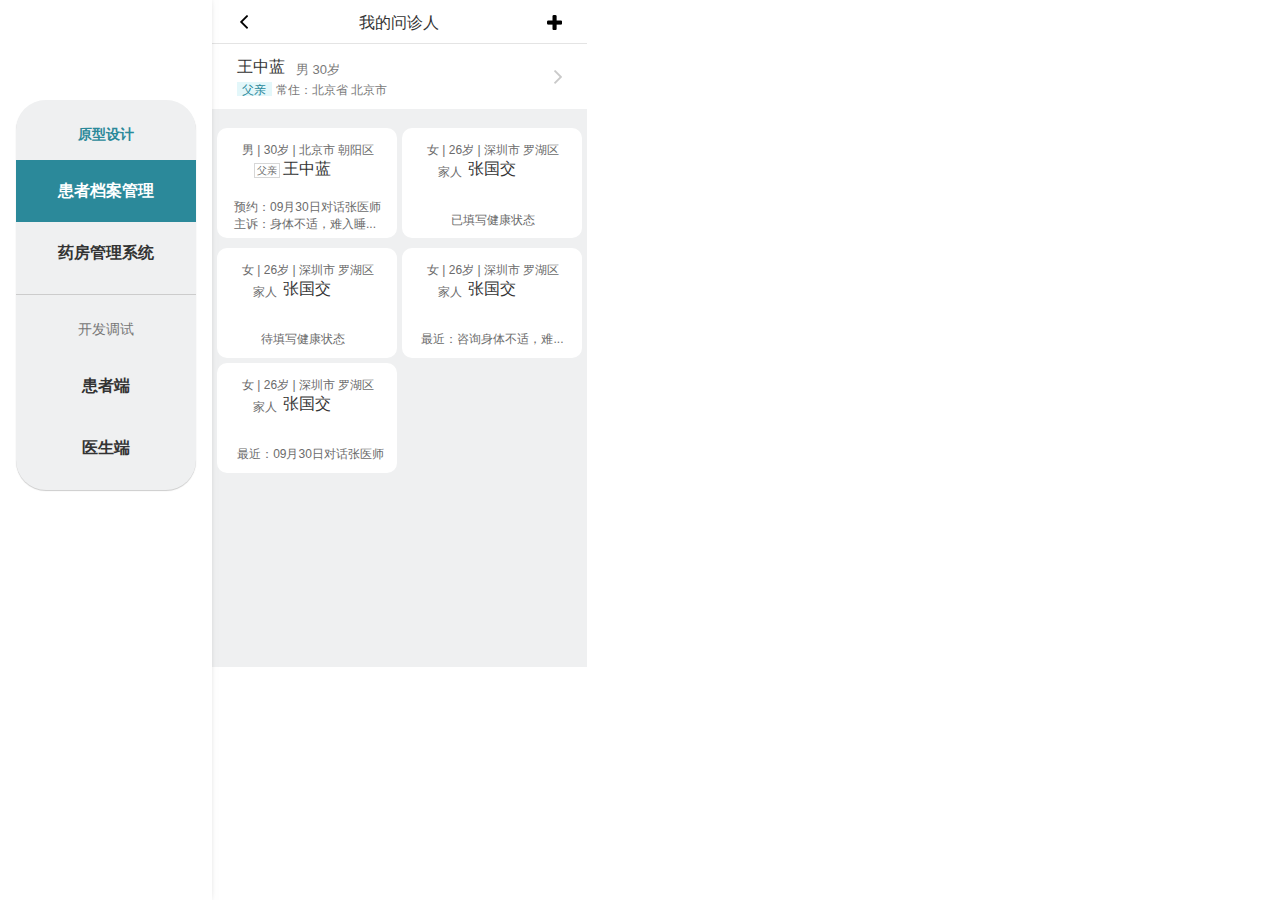
<file: index.html>
<!DOCTYPE html>
<html lang="en">
<head>
	<meta charset="UTF-8">
    <meta name="viewport" content="width=device-width, initial-scale=1,
        maximum-scale=1, minimum-scale=1, user-scalable=no">
	<!-- <meta http-equiv="Content-Security-Policy" content="upgrade-insecure-requests"> -->
	<title>诊疗原型页面</title>
	<style>
		/*remove browser default styles*/
			html, body, div, span, applet, object, iframe,
			h1, h2, h3, h4, h5, h6, p, blockquote, pre,
			a, abbr, acronym, address, big, cite, code,
			del, dfn, em, font, img, ins, kbd, q, s, samp,
			small, strike, strong, sub, sup, tt, var,
			b, u, i, center,
			dl, dt, dd, ol, ul, li,
			fieldset, form, label, legend,
			table, caption, tbody, tfoot, thead, tr, th, td {
			    margin: 0;
			    padding: 0;
			    border: 0;
			    outline: 0;
			    font-size: 100%;
			    vertical-align: baseline;
			    background: transparent;
			    box-sizing: border-box;
			    text-decoration: none;
			}
			body {
			    line-height: 1;
			}
			ol, ul {
			    list-style: none;
			}
			blockquote, q {
			    quotes: none;
			}
			blockquote:before, blockquote:after,
			q:before, q:after {
			    content: '';
			    content: none;
			}

			/* remember to define focus styles! */
			:focus {
			    outline: 0;
			}

			/* remember to highlight inserts somehow! */
			ins {
			    text-decoration: none;
			}
			del {
			    text-decoration: line-through;
			}

			/* tables still need 'cellspacing="0"' in the markup */
			table {
			    border-collapse: collapse;
			    border-spacing: 0;
			}
		/*remove end*/
		/*set my style*/
			html,body{
				height: 100%;
			}
			body{
			    font: 16px "Hiragino Sans GB","Microsoft Yahei",sans-serif;
			    color: #333333;
			    line-height: 1.4;
			    -webkit-font-smoothing: antialiased;
			}
			body,
			.flex{
				display: flex;
				display: -webkit-flex;
			    box-sizing: border-box;
			}
			aside{
			    width: 180px;
			    font-size: 16px;
			    padding: 100px 16px 10px;
			    justify-content: center;
			    align-items: center;
			    flex-shrink: 0;
			    flex-grow: 0;
			    text-align: center;
			    box-shadow: -8px 0px 10px 0px #000;
			    z-index: 10;
			}
			.aside-ul{
			    border-radius: 30px;
			    background-color: #eff0f1;
			    overflow: hidden;
			    box-shadow: 0px 1px 1px 0px #ccc;
			}
			.aside-label{
			    font-size: 14px;
			    padding: 15px 0;
				color: #777;
				cursor: default;
			}
			.aside-ul>li{
			    padding: 10px 0 10px;
			}
			.aside-ul>li+li{
			    border-top: 1px solid #ccc;
			}
			.aside-nav{
			    display: inline-block;
			    width: 100%;
			    padding: 20px 10px;
			    color: #333;
			    font-weight: bold;
			}
			.aside-nav:hover{
				/*color: #888;*/
			    background-color: #e2e5e7;
			    /*background-color: #fcfcfc;*/
			}
			.aside-label.active{
				color: #2b899a;
			    font-weight: bold;
			}
			.aside-nav.active{
			    color: #fff;
			    background-color: #2b899a;
			    /*color: #2b899a;
			    background-color: #fcfcfc;*/
			}
			main{
			    width: 100%;
			    overflow: hidden;
			    transition: width .3s ease-out;
			}
			main.main-mb-view{
			    width: 375px;
			}
			iframe{
				height: 100%;
				width: 100%;
			}
		/*set end*/
	</style>
</head>
<body>
	<aside>
		<ul class="aside-ul">
			<li>
				<div class="aside-label">原型设计</div>
				<ul>
					<li><a class="aside-nav nav-pc-view" href="./tcm_patient/home.html" target="mainIframe">患者档案管理</a></li>
					<li><a class="aside-nav nav-pc-view" href="./tcm_pharmacy/home.html" target="mainIframe">药房管理系统</a></li>
				</ul>
			</li>
			<li>
				<div class="aside-label">开发调试</div>
				<ul>
					<li><a class="aside-nav nav-mb-view" href="http://10.buttertester.applinzi.com/pages/index.html" target="mainIframe">患者端</a></li>
					<li><a class="aside-nav nav-mb-view" href="http://9.buttertester.applinzi.com/pages/index.html" target="mainIframe">医生端</a></li>
				</ul>
			</li>
		</ul>
	</aside>
	<main>
		<iframe src="./tcm_patient/home.html" frameborder="0" name="mainIframe"></iframe>
	</main>
    <script type="text/javascript" src="./lib/zepto.min.js"></script>
	<script>
	Zepto(function($){
	  console.log('Ready to Zepto!')
	})
	  console.log('Ready to script!')
	$(function(){
	  console.log('Ready to function!')
		var $main = $('main');
		clickAsideNav($('.aside-nav').first());
		$('aside').on('click','.aside-nav',function(e){
			var $t = $(this);
			clickAsideNav($(this));
		})
		function clickAsideNav($t){
			$t.closest('aside').find('.active').removeClass('active');
			$t.closest('ul').prev('.aside-label').addClass('active');
			$t.addClass('active');
			toggleMainView($t.hasClass('nav-mb-view'));
		}
		function toggleMainView(forMb) {
			if (forMb) {
				$main.addClass('main-mb-view');
			}else{
				$main.removeClass('main-mb-view');
			}
		}
	});
	</script>
</body>
</html>
</file>
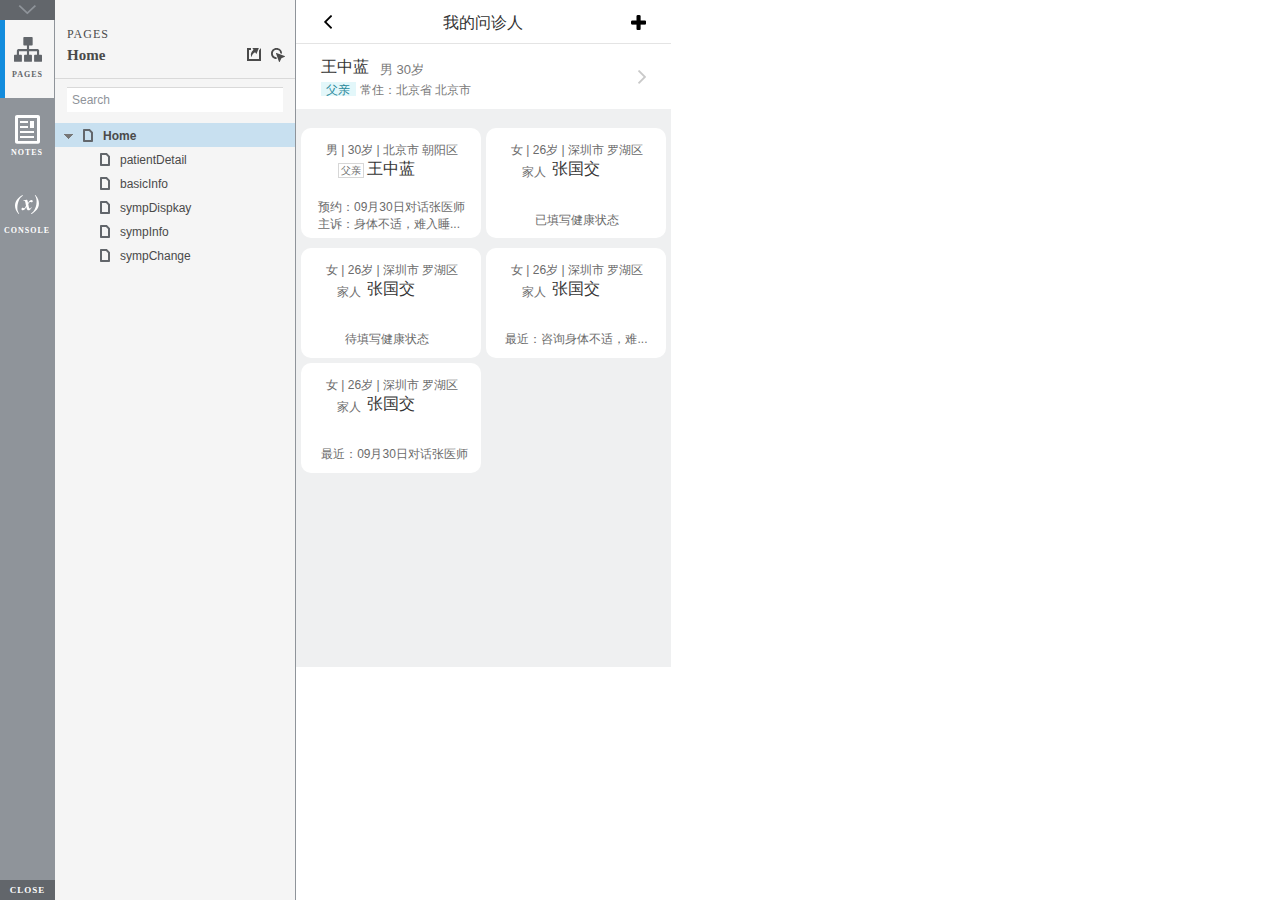
<file: tcm_patient/index.html>
<!DOCTYPE html>
<html xmlns="http://www.w3.org/1999/xhtml" xml:lang="en" lang="en">
<head>
    <title>Untitled Document</title>
    <meta http-equiv="X-UA-Compatible" content="IE=edge"/>
    <meta http-equiv="content-type" content="text/html; charset=utf-8" />
    <meta name="viewport" content="width=device-width, initial-scale=1.0" />
    <meta name="apple-mobile-web-app-capable" content="yes" />
    <link type="text/css" href="resources/css/reset.css" rel="Stylesheet" />
    <link type="text/css" href="resources/css/default.css" rel="Stylesheet" />
    <!--<link href='https://fonts.googleapis.com/css?family=Nunito:300' rel='stylesheet' type='text/css'>-->

    <script type="text/javascript">
        if (location.href.toString().indexOf('file://localhost/') == 0) {
            location.href = location.href.toString().replace('file://localhost/', 'file:///');
        }
    </script>

    <!-- 8.0.0.3372 -->
<script src="resources/scripts/jquery-1.7.1.min.js"></script>
<script src="resources/scripts/startPre.js"></script>
<script src="data/document.js"></script>

    <style type="text/css">

#outerContainer {
	width:1000px;
	height:1500px;
}

.vsplitbar {
    width: 3px;
    /*background: #B9B9B9;*/
    border-right: 1px solid #8f949a;
}

.vsplitbar:hover, .vsplitbar.active {
    background: #8f949a;
}

#rightPanel {
    background-color: White;
}

/*#leftPanel {
    min-width: 120px;
}*/

.splitterMask {
   position:absolute;
   top: 0;
   left: 0;
   width: 100%;
   height: 100%;
   overflow: hidden;
   background-image: url(resources/images/transparent.gif);
   z-index: 20000;
}

    </style>
    <script type="text/javascript" language="JavaScript"><!--
        var SITEMAP_COLLAPSE_VAR_NAME = 'c';
        var PLUGIN_VAR_NAME = 'g';
        var FOOTNOTES_VAR_NAME = 'fn';
        var ADAPTIVE_VIEW_VAR_NAME = 'view';
        var lastLeftPanelWidth = 295;
        var toolBarOnly = true;

        // isolate scope
        (function() {
            setUpController();
            
            var configuration = $axure.document.configuration;
            var _settings = {};
            _settings.projectId = configuration.prototypeId;
            _settings.isAxshare = configuration.isAxshare;
            _settings.loadFeedbackPlugin = configuration.loadFeedbackPlugin;
            var cHash = getHashStringVar(SITEMAP_COLLAPSE_VAR_NAME);
            _settings.startCollapsed = cHash == "1";
            if(cHash == "2") closePlayer();
            var gHash = getHashStringVar(PLUGIN_VAR_NAME);
            if(gHash == "") gHash = 1;
            _settings.startPluginGid = gHash;

            $axure.player.settings = _settings;

            $(window).bind('load', function() {
                if(CHROME_5_LOCAL && !$('body').attr('pluginDetected')) {
                    window.location = 'resources/chrome/chrome.html';
                }
            });

            $(document).ready(function() {
                $axure.page.bind('load.start', mainFrame_onload);
                $axure.messageCenter.addMessageListener(messageCenter_message);

                $(document).on('pluginShown', function (event, data) {
                    setVarInCurrentUrlHash('g', data ? data : '');
                });

                $(document).on('pluginCreated', function(event, data) {
                    if($axure.player.settings.startPluginGid == data) {
                        $axure.player.showPlugin(data);
                    }
                });

                if($axure.player.settings.loadFeedbackPlugin) {
                    if($axure.player.settings.isAxshare) {
                        $axure.utils.loadJS('/Scripts/plugins/feedback/feedback8.js');
                    } else {
                        $axure.utils.loadJS('http://share.axure.com/Scripts/plugins/feedback/feedback8.js');
                    }
                }

                if(navigator.userAgent.indexOf("MSIE") >= 0) $('#outerContainer').width('100%');
                initialize();
                if($axure.player.settings.startCollapsed) $('#outerContainer').splitter({ sizeLeft: 0 });
                else $('#outerContainer').splitter({ sizeLeft: lastLeftPanelWidth });
                $('#leftPanel').width(lastLeftPanelWidth);
                
                $(window).resize(function() { resizeContent(); });

                $('#maximizePanelContainer').hide();

                initializeLogo();

                $(window).resize();
                resizeContent();
                
                $axure.player.collapseToBar();

                if($axure.player.settings.startCollapsed) {
                    collapse();
                    $('#leftPanel').width(0);
                }

                if(MOBILE_DEVICE) {
                    $('#interfaceControlFrameMinimizeContainer').height('45px');
                    $('#interfaceControlFrameMinimizeContainer a').height('45px');
                    $('#interfaceControlFrameHeaderContainer').css('margin-top','45px');
                    $('#interfaceControlFrameCloseContainer a').css('padding','10px 0px');
                    $('#maximizePanelContainer').height('45px');//.css('top','inherit').css('bottom','0px');

                    $('body').removeClass('hashover');

                    if(IOS) {
                        $('#rightPanel').css('overflow', 'auto').css('-webkit-overflow-scrolling', 'touch').css('-ms-overflow-x', 'hidden');

                        window.addEventListener("orientationchange", function() {
                            var viewport = document.querySelector("meta[name=viewport]");
                            //so iOS doesn't zoom when switching back to portrait
                            viewport.setAttribute('content', 'width=device-width, initial-scale=1.0, maximum-scale=1.0');
                            viewport.setAttribute('content', 'width=device-width, initial-scale=1.0');
                            resizeContent();
                        }, false);

                        $axure.page.bind('load.start', function() {
                            resizeContent();
                        });
                    }
                }

            });

            function initialize() {
                var legacyQString = getQueryString("Page");
                if (legacyQString.length > 0) {
                    location.href = location.href.substring(0, location.href.indexOf("?")) + "#p=" + legacyQString;
                    return;
                }

                var mainFrame = document.getElementById("mainFrame");
                //if it's local file on safari, test if we can access mainframe after its loaded
                if(SAFARI && document.location.href.indexOf('file://') >= 0) {
                    $(mainFrame).load(function () {
                        var canAccess;
                        try {
                            var mainFrameWindow = mainFrame.contentWindow || mainFrame.contentDocument;
                            mainFrameWindow['safari_file_CORS'] = 'Y';
                            canAccess = mainFrameWindow['safari_file_CORS'] === 'Y';
                        } catch(err) {
                            canAccess = false;
                        }

                        if(!canAccess) window.location = 'resources/chrome/safari.html';
                    });
                }

                mainFrame.contentWindow.location.href = getInitialUrl();
            }

            function initializeLogo() {
                if($axure.document.configuration.logoImagePath) {
                    var image = new Image();
                    image.onload = function() {
                        $('#logoImage').css('max-width', this.width + 'px');
                        $axure.player.resizeContent();
                    };
                    image.src = $axure.document.configuration.logoImagePath;
                
                    $('#interfaceControlFrameLogoImageContainer').html('<img id="logoImage" src="" />');
                    $('#logoImage').attr('src', $axure.document.configuration.logoImagePath).load(function() { resizeContent(); });
                } else $('#interfaceControlFrameLogoImageContainer').hide();

                if ($axure.document.configuration.logoImageCaption) {
                    $('#interfaceControlFrameLogoCaptionContainer').html($axure.document.configuration.logoImageCaption);
                } else $('#interfaceControlFrameLogoCaptionContainer').hide();

                if(!$('#interfaceControlFrameLogoImageContainer').is(':visible') && !$('#interfaceControlFrameLogoCaptionContainer').is(':visible')) {
                    $('#interfaceControlFrameLogoContainer').hide();
                }
            }

            var resizeContent = $axure.player.resizeContent = function() {
                var newHeight = $(window).height();
                var newWidth = $(window).width();

                var controlContainerHeight = newHeight;// - 30;
                if($('#interfaceControlFrameLogoContainer').is(':visible')) controlContainerHeight -= $('#interfaceControlFrameLogoContainer').outerHeight();// + 16;

                $('#outerContainer').height(newHeight).width(newWidth);
                $('.vsplitbar').height(newHeight);
                $('#leftPanel').height(newHeight);
                $('#interfaceControlFrame').height(newHeight);
                $('#interfaceControlFrameContainer').height(newHeight);
                $('#interfaceControlFrameHostContainer').height(controlContainerHeight);

                $('#rightPanel').height(newHeight);
                $('#mainFrame').height(newHeight);

                if($('#leftPanel').is(':visible')) $('#rightPanel').width($(window).width() - $('#leftPanel').width() - 1);// $('.vsplitbar').width());
                else $('#rightPanel').width($(window).width());

                $(document).trigger('ContainerHeightChange',[controlContainerHeight]);

                if(MOBILE_DEVICE) {
                    if(!(getHashStringVar(ADAPTIVE_VIEW_VAR_NAME).length > 0)) $axure.messageCenter.postMessage('setAdaptiveViewForSize', {'width':newWidth, 'height':$('#rightPanel').height()});
                }
            }

            var collapseToBar = $axure.player.collapseToBar = function() {
                lastLeftPanelWidth = $('#leftPanel').width();
                $('#leftPanel').width('55px');
                $('.vsplitbar').hide();
                $('#rightPanel').width($(window).width() - $('#leftPanel').width());
                $(window).resize();
                $('#outerContainer').trigger('resize');
                toolBarOnly = true;
            }

            var expandFromBar = $axure.player.expandFromBar = function() {
                if($('.vsplitbar').is(':visible')) return;

                $('#leftPanel').width(lastLeftPanelWidth);
                $('.vsplitbar').show();
                $('#rightPanel').width($(window).width() - $('#leftPanel').width() - 1);// $('.vsplitbar').width());
                $(window).resize();
                $('#outerContainer').trigger('resize');
                toolBarOnly = false;
            }

        })();

        function messageCenter_message(message, data) {
            if(message == 'expandFrame') expand();
            else if(message == 'getCollapseFrameOnLoad' && $axure.player.settings.startCollapsed && !MOBILE_DEVICE) $axure.messageCenter.postMessage('collapseFrameOnLoad');
        }

        
        function getInitialUrl() {
            var pageName = getHashStringVar("p");
            if(pageName.length > 0) return pageName + ".html";
            else {
                var url = getFirstPageUrl($axure.document.sitemap.rootNodes);
                return (url ? url : "about:blank");
            }
        }

        function getFirstPageUrl(nodes) {
            for (var i = 0; i < nodes.length; i++) {
                var node = nodes[i];
                if (node.url) return node.url;
                else {
                    var hasChildren = (node.children && node.children.length > 0);
                    if (hasChildren) {
                        var url = getFirstPageUrl(node.children);
                        if (url) return url;
                    }
                }
            }
            return null;
        }

        function closePlayer() {
            if($axure.page.location) window.location.href = $axure.page.location;
            else {
                var pageFile = getInitialUrl();
                var currentLocation = window.location.toString();
                window.location.href = currentLocation.substr(0, currentLocation.lastIndexOf("/") + 1) + pageFile;
            }
        }

        function replaceHash(newHash) {
            var currentLocWithoutHash = window.location.toString().split('#')[0];

            //We use replace so that every hash change doesn't get appended to the history stack.
            //We use replaceState in browsers that support it, else replace the location
            if(typeof window.history.replaceState != 'undefined') {
                try {
                    //Chrome 45 (Version 45.0.2454.85 m) started throwing an error here when generated locally (this only happens with sitemap open) which broke all interactions.
                    //try catch breaks the url adjusting nicely when the sitemap is open, but all interactions and forward and back buttons work.
                    //Uncaught SecurityError: Failed to execute 'replaceState' on 'History': A history state object with URL 'file:///C:/Users/Ian/Documents/Axure/HTML/Untitled/start.html#p=home' cannot be created in a document with origin 'null'.
                    window.history.replaceState(null, null, currentLocWithoutHash + newHash);
                } catch(ex) {}
            } else {
                window.location.replace(currentLocWithoutHash + newHash);
            }
        }

        function collapse() {
            setVarInCurrentUrlHash('c', 1);
            if(!toolBarOnly) lastLeftPanelWidth = $('#leftPanel').width();

            $('#maximizePanelContainer').show();
            $('#leftPanel').hide();
            $('.vsplitbar').hide();
            $('#rightPanel').width($(window).width());
            $(window).resize();
            $('#outerContainer').trigger('resize');

            $(document).trigger('sidebarCollapse');

            if(MOBILE_DEVICE) {
                $('#maximizePanelContainer').animate({
                    top:$('#rightPanel').height() - $('#maximizePanelContainer').height()
                }, 300, 'swing', function() {
                    $('#maximizePanelContainer').css('top', 'inherit').css('bottom', '0px');
                });
            }
        }

        function expand() {
            if(MOBILE_DEVICE) {
                $('#maximizePanelContainer').css('top', '0px').css('bottom', 'inherit');
            }

            deleteVarFromCurrentUrlHash('c');
            $('#maximizePanelContainer').hide();
            $('#leftPanel').width(lastLeftPanelWidth);
            $('#leftPanel').show();
            if(!toolBarOnly) {
                $('.vsplitbar').show();
                $('#rightPanel').width($(window).width() - $('#leftPanel').width() - 1);
            } else {
                $axure.player.collapseToBar();
            }
            $(window).resize();
            $('#outerContainer').trigger('resize');

            $(document).trigger('sidebarExpanded');
        }


        function mainFrame_onload() {
            if($axure.page.pageName) document.title = $axure.page.pageName;
        }

        function getQueryString(query) {
            var qstring = self.location.href.split("?");
            if(qstring.length < 2) return "";
            return GetParameter(qstring, query);
        }
        
        function GetParameter(qstring, query) {
            var prms = qstring[1].split("&");
            var frmelements = new Array();
            var currprmeter, querystr = "";

            for(var i = 0; i < prms.length; i++) {
                currprmeter = prms[i].split("=");
                frmelements[i] = new Array();
                frmelements[i][0] = currprmeter[0];
                frmelements[i][1] = currprmeter[1];
            }

            for(j = 0; j < frmelements.length; j++) {
                if(frmelements[j][0].toLowerCase() == query.toLowerCase()) {
                    querystr = frmelements[j][1];
                    break;
                }
            }
            return querystr;
        }
        
        function getHashStringVar(query) {
            var qstring = self.location.href.split("#");
            if(qstring.length < 2) return "";
            return GetParameter(qstring, query);
        }

        function setHashStringVar(currentHash, varName, varVal) {
            var varWithEqual = varName + '=';
            var poundVarWithEqual = varVal === '' ? '' :  '#' + varName + '=' + varVal;
            var ampVarWithEqual = varVal === '' ? '' :  '&' + varName + '=' + varVal;
            var hashToSet = '';

            var pageIndex = currentHash.indexOf('#' + varWithEqual);
            if(pageIndex == -1) pageIndex = currentHash.indexOf('&' + varWithEqual);
            if(pageIndex != -1) {
                var newHash = currentHash.substring(0, pageIndex);

                newHash = newHash == '' ? poundVarWithEqual : newHash + ampVarWithEqual;

                var ampIndex = currentHash.indexOf('&', pageIndex + 1);
                if(ampIndex != -1) {
                    newHash = newHash == '' ? '#' + currentHash.substring(ampIndex + 1) : newHash + currentHash.substring(ampIndex);
                }
                hashToSet = newHash;
            } else if(currentHash.indexOf('#') != -1) {
                hashToSet = currentHash + ampVarWithEqual;
            } else {
                hashToSet = poundVarWithEqual;
            }

            if(hashToSet != '' || varVal == '') {
                return hashToSet;
            }

            return null;
        }

        function setVarInCurrentUrlHash(varName, varVal) {
            var newHash = setHashStringVar(window.location.hash, varName, varVal);

            if(newHash != null) {
                replaceHash(newHash);
            }
        }

        function deleteHashStringVar(currentHash, varName) {
            var varWithEqual = varName + '=';

            var pageIndex = currentHash.indexOf('#' + varWithEqual);
            if(pageIndex == -1) pageIndex = currentHash.indexOf('&' + varWithEqual);
            if(pageIndex != -1) {
                var newHash = currentHash.substring(0, pageIndex);

                var ampIndex = currentHash.indexOf('&', pageIndex + 1);

                //IF begin of string....if none blank, ELSE # instead of & and rest
                //IF in string....prefix + if none blank, ELSE &-rest
                if(newHash == '') { //beginning of string
                    newHash = ampIndex != -1 ? '#' + currentHash.substring(ampIndex + 1) : '';
                } else { //somewhere in the middle
                    newHash = newHash + (ampIndex != -1 ? currentHash.substring(ampIndex) : '');
                }

                return newHash;
            }

            return null;
        }

        function deleteVarFromCurrentUrlHash(varName) {
            var newHash = deleteHashStringVar(window.location.hash, varName);

            if(newHash != null) {
                replaceHash(newHash);
            }
        }
    --></script>
    
    <link type="text/css" rel="Stylesheet" href="plugins/sitemap/styles/sitemap.css" />
    <link type="text/css" rel="Stylesheet" href="plugins/page_notes/styles/page_notes.css" />
    <link type="text/css" rel="Stylesheet" href="plugins/debug/styles/debug.css" />
    <script src="resources/scripts/startPost.js"></script>


    <!--<link type="text/css" rel="Stylesheet" href="plugins/recordplay/styles/recordplay.css" />
    <script type="text/javascript" src="plugins/recordplay/recordplay.js"></script>-->
    

</head>
<body scroll="no" class="hashover">
    <div id="outerContainer">

        <div id="leftPanel">
            <div id="interfaceControlFrame">
                <div id="interfaceControlFrameMinimizeContainer">
                    <a title="Collapse" id="interfaceControlFrameMinimizeButton" onclick="collapse();">&nbsp;</a>
                </div>
                <div id="interfaceControlFrameHeaderContainer">
                    <ul id="interfaceControlFrameHeader"></ul>
                </div>
                <div id="interfaceControlFrameContainer">
                    <div id="interfaceControlFrameLogoContainer">
                        <div id="interfaceControlFrameLogoImageContainer"></div>
                        <div id="interfaceControlFrameLogoCaptionContainer"></div>
                    </div>
                    <div id="interfaceControlFrameHostContainer">
                    </div>
                </div>
                <div id="interfaceControlFrameCloseContainer">
                    <a title="Close" id="interfaceControlFrameCloseButton" onclick="closePlayer();">CLOSE</a>
                </div>
            </div>
        </div>
        <div id="rightPanel">
            <iframe id="mainFrame" name="mainFrame" width="100%" height="100%" src="" frameborder="0" style="display: block;" webkitallowfullscreen mozallowfullscreen allowfullscreen></iframe>
        </div>

    </div>

    <div id="maximizePanelContainer">
        <iframe id="expandFrame" src="resources/expand.html" width="100%" height="100%" scrolling="no" allowtransparency="true" frameborder="0"></iframe>
    </div>

</body>
</html>
</file>
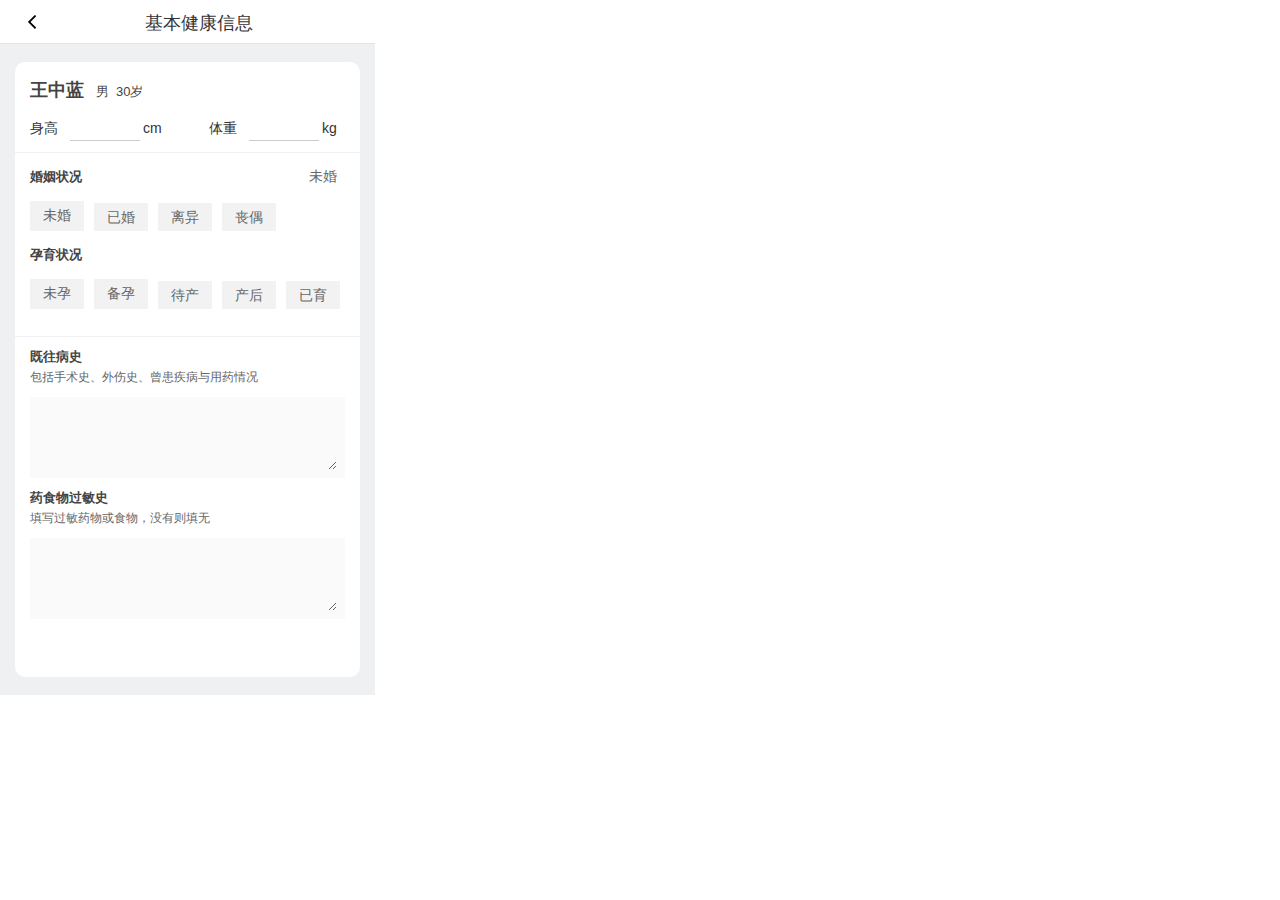
<file: tcm_patient/basicinfo.html>
﻿<!DOCTYPE html>
<html>
  <head>
    <title>basicInfo</title>
    <meta http-equiv="X-UA-Compatible" content="IE=edge"/>
    <meta http-equiv="content-type" content="text/html; charset=utf-8"/>
    <meta name="apple-mobile-web-app-capable" content="yes"/>
    <link href="resources/css/jquery-ui-themes.css" type="text/css" rel="stylesheet"/>
    <link href="resources/css/axure_rp_page.css" type="text/css" rel="stylesheet"/>
    <link href="data/styles.css" type="text/css" rel="stylesheet"/>
    <link href="files/basicinfo/styles.css" type="text/css" rel="stylesheet"/>
    <script src="resources/scripts/jquery-1.7.1.min.js"></script>
    <script src="resources/scripts/jquery-ui-1.8.10.custom.min.js"></script>
    <script src="resources/scripts/prototypePre.js"></script>
    <script src="data/document.js"></script>
    <script src="resources/scripts/prototypePost.js"></script>
    <script src="files/basicinfo/data.js"></script>
    <script type="text/javascript">
      $axure.utils.getTransparentGifPath = function() { return 'resources/images/transparent.gif'; };
      $axure.utils.getOtherPath = function() { return 'resources/Other.html'; };
      $axure.utils.getReloadPath = function() { return 'resources/reload.html'; };
    </script>
  </head>
  <body>
    <div id="base" class="">

      <!-- Unnamed (Rectangle) -->
      <div id="u118" class="ax_default box_2">
        <div id="u118_div" class=""></div>
      </div>

      <!-- Unnamed (Rectangle) -->
      <div id="u119" class="ax_default box_2">
        <div id="u119_div" class=""></div>
      </div>

      <!-- Unnamed (Shape) -->
      <div id="u120" class="ax_default icon">
        <img id="u120_img" class="img " src="images/home/u6.png"/>
      </div>

      <!-- Unnamed (Rectangle) -->
      <div id="u121" class="ax_default label">
        <div id="u121_div" class=""></div>
        <div id="u121_text" class="text ">
          <p><span>基本健康信息</span></p>
        </div>
      </div>

      <!-- Unnamed (Hot Spot) -->
      <div id="u122" class="ax_default">
      </div>

      <!-- Unnamed (Rectangle) -->
      <div id="u123" class="ax_default box_2">
        <div id="u123_div" class=""></div>
      </div>

      <!-- Unnamed (Rectangle) -->
      <div id="u124" class="ax_default label">
        <div id="u124_div" class=""></div>
        <div id="u124_text" class="text ">
          <p style="font-size:18px;"><span style="font-family:'Arial Negreta', 'Arial Normal', 'Arial';font-weight:700;">王中蓝</span><span style="font-family:'Arial Normal', 'Arial';font-weight:400;font-size:14px;">&nbsp;&nbsp; </span><span style="font-family:'Arial Normal', 'Arial';font-weight:400;font-size:13px;">男&nbsp; 30岁</span></p>
        </div>
      </div>

      <!-- Unnamed (Group) -->
      <div id="u125" class="ax_default" data-left="30" data-top="106" data-width="132" data-height="35">

        <!-- Unnamed (Rectangle) -->
        <div id="u126" class="ax_default label">
          <div id="u126_div" class=""></div>
          <div id="u126_text" class="text ">
            <p><span>身高</span></p>
          </div>
        </div>

        <!-- Unnamed (Group) -->
        <div id="u127" class="ax_default" data-left="70" data-top="106" data-width="70" data-height="35">

          <!-- Unnamed (Rectangle) -->
          <div id="u128" class="ax_default box_1">
            <div id="u128_div" class=""></div>
          </div>

          <!-- Unnamed (Text Field) -->
          <div id="u129" class="ax_default text_field">
            <input id="u129_input" type="text" value=""/>
          </div>
        </div>

        <!-- Unnamed (Rectangle) -->
        <div id="u130" class="ax_default label">
          <div id="u130_div" class=""></div>
          <div id="u130_text" class="text ">
            <p><span>cm</span></p>
          </div>
        </div>
      </div>

      <!-- Unnamed (Group) -->
      <div id="u131" class="ax_default" data-left="209" data-top="106" data-width="129" data-height="35">

        <!-- Unnamed (Rectangle) -->
        <div id="u132" class="ax_default label">
          <div id="u132_div" class=""></div>
          <div id="u132_text" class="text ">
            <p><span>体重</span></p>
          </div>
        </div>

        <!-- Unnamed (Group) -->
        <div id="u133" class="ax_default" data-left="249" data-top="106" data-width="70" data-height="35">

          <!-- Unnamed (Rectangle) -->
          <div id="u134" class="ax_default box_1">
            <div id="u134_div" class=""></div>
          </div>

          <!-- Unnamed (Text Field) -->
          <div id="u135" class="ax_default text_field">
            <input id="u135_input" type="text" value=""/>
          </div>
        </div>

        <!-- Unnamed (Rectangle) -->
        <div id="u136" class="ax_default label">
          <div id="u136_div" class=""></div>
          <div id="u136_text" class="text ">
            <p><span>kg</span></p>
          </div>
        </div>
      </div>

      <!-- Unnamed (Horizontal Line) -->
      <div id="u137" class="ax_default line">
        <img id="u137_img" class="img " src="images/basicinfo/u137.png"/>
      </div>

      <!-- Unnamed (Rectangle) -->
      <div id="u138" class="ax_default label">
        <div id="u138_div" class=""></div>
        <div id="u138_text" class="text ">
          <p><span>婚姻状况</span></p>
        </div>
      </div>

      <!-- Unnamed (Rectangle) -->
      <div id="u139" class="ax_default label">
        <div id="u139_div" class=""></div>
        <div id="u139_text" class="text ">
          <p><span>孕育状况</span></p>
        </div>
      </div>

      <!-- Unnamed (Rectangle) -->
      <div id="u140" class="ax_default label">
        <div id="u140_div" class=""></div>
        <div id="u140_text" class="text ">
          <p style="font-size:13px;"><span style="font-family:'Arial Negreta', 'Arial Normal', 'Arial';font-weight:700;color:#444444;">既往病史</span></p><p style="font-size:12px;"><span style="font-family:'Arial Normal', 'Arial';font-weight:400;color:#666666;">包括手术史、外伤史、曾患疾病与用药情况</span></p>
        </div>
      </div>

      <!-- Unnamed (Group) -->
      <div id="u141" class="ax_default" data-left="30" data-top="397" data-width="315" data-height="81">

        <!-- Unnamed (Rectangle) -->
        <div id="u142" class="ax_default box_1">
          <div id="u142_div" class=""></div>
        </div>

        <!-- Unnamed (Text Area) -->
        <div id="u143" class="ax_default text_area">
          <textarea id="u143_input"></textarea>
        </div>
      </div>

      <!-- Unnamed (Rectangle) -->
      <div id="u144" class="ax_default label">
        <div id="u144_div" class=""></div>
        <div id="u144_text" class="text ">
          <p style="font-size:13px;"><span style="font-family:'Arial Negreta', 'Arial Normal', 'Arial';font-weight:700;color:#444444;">药食物过敏史</span></p><p style="font-size:12px;"><span style="font-family:'Arial Normal', 'Arial';font-weight:400;color:#666666;">填写过敏药物或食物，没有则填无</span></p>
        </div>
      </div>

      <!-- Unnamed (Group) -->
      <div id="u145" class="ax_default" data-left="30" data-top="538" data-width="315" data-height="81">

        <!-- Unnamed (Rectangle) -->
        <div id="u146" class="ax_default box_1">
          <div id="u146_div" class=""></div>
        </div>

        <!-- Unnamed (Text Area) -->
        <div id="u147" class="ax_default text_area">
          <textarea id="u147_input"></textarea>
        </div>
      </div>

      <!-- Unnamed (Horizontal Line) -->
      <div id="u148" class="ax_default line">
        <img id="u148_img" class="img " src="images/basicinfo/u137.png"/>
      </div>

      <!-- Unnamed (Rectangle) -->
      <div id="u149" class="ax_default label" selectiongroup="sympGroupMerriage">
        <div id="u149_div" class=""></div>
        <div id="u149_text" class="text ">
          <p><span>未婚</span></p>
        </div>
      </div>

      <!-- Unnamed (Dynamic Panel) -->
      <div id="u150" class="ax_default">
        <div id="u150_state0" class="panel_state" data-label="State1" style="">
          <div id="u150_state0_content" class="panel_state_content">

            <!-- Unnamed (Rectangle) -->
            <div id="u151" class="ax_default label" selectiongroup="sympGroupMerriage">
              <div id="u151_div" class=""></div>
              <div id="u151_text" class="text ">
                <p><span>未婚</span></p>
              </div>
            </div>

            <!-- Unnamed (Rectangle) -->
            <div id="u152" class="ax_default label" selectiongroup="sympGroupMerriage">
              <div id="u152_div" class=""></div>
              <div id="u152_text" class="text ">
                <p><span>已婚</span></p>
              </div>
            </div>

            <!-- Unnamed (Rectangle) -->
            <div id="u153" class="ax_default label" selectiongroup="sympGroupMerriage">
              <div id="u153_div" class=""></div>
              <div id="u153_text" class="text ">
                <p><span>离异</span></p>
              </div>
            </div>

            <!-- Unnamed (Rectangle) -->
            <div id="u154" class="ax_default label" selectiongroup="sympGroupMerriage">
              <div id="u154_div" class=""></div>
              <div id="u154_text" class="text ">
                <p><span>丧偶</span></p>
              </div>
            </div>
          </div>
        </div>
      </div>

      <!-- Unnamed (Dynamic Panel) -->
      <div id="u155" class="ax_default">
        <div id="u155_state0" class="panel_state" data-label="p" style="">
          <div id="u155_state0_content" class="panel_state_content">

            <!-- Unnamed (Rectangle) -->
            <div id="u156" class="ax_default label" selectiongroup="sympGroupPregnant">
              <div id="u156_div" class=""></div>
              <div id="u156_text" class="text ">
                <p><span>未孕</span></p>
              </div>
            </div>

            <!-- Unnamed (Rectangle) -->
            <div id="u157" class="ax_default label" selectiongroup="sympGroupPregnant">
              <div id="u157_div" class=""></div>
              <div id="u157_text" class="text ">
                <p><span>备孕</span></p>
              </div>
            </div>

            <!-- Unnamed (Rectangle) -->
            <div id="u158" class="ax_default label" selectiongroup="sympGroupPregnant">
              <div id="u158_div" class=""></div>
              <div id="u158_text" class="text ">
                <p><span>待产</span></p>
              </div>
            </div>

            <!-- Unnamed (Rectangle) -->
            <div id="u159" class="ax_default label" selectiongroup="sympGroupPregnant">
              <div id="u159_div" class=""></div>
              <div id="u159_text" class="text ">
                <p><span>产后</span></p>
              </div>
            </div>

            <!-- Unnamed (Rectangle) -->
            <div id="u160" class="ax_default label" selectiongroup="sympGroupPregnant">
              <div id="u160_div" class=""></div>
              <div id="u160_text" class="text ">
                <p><span>已育</span></p>
              </div>
            </div>
          </div>
        </div>
      </div>
    </div>
  </body>
</html>
</file>
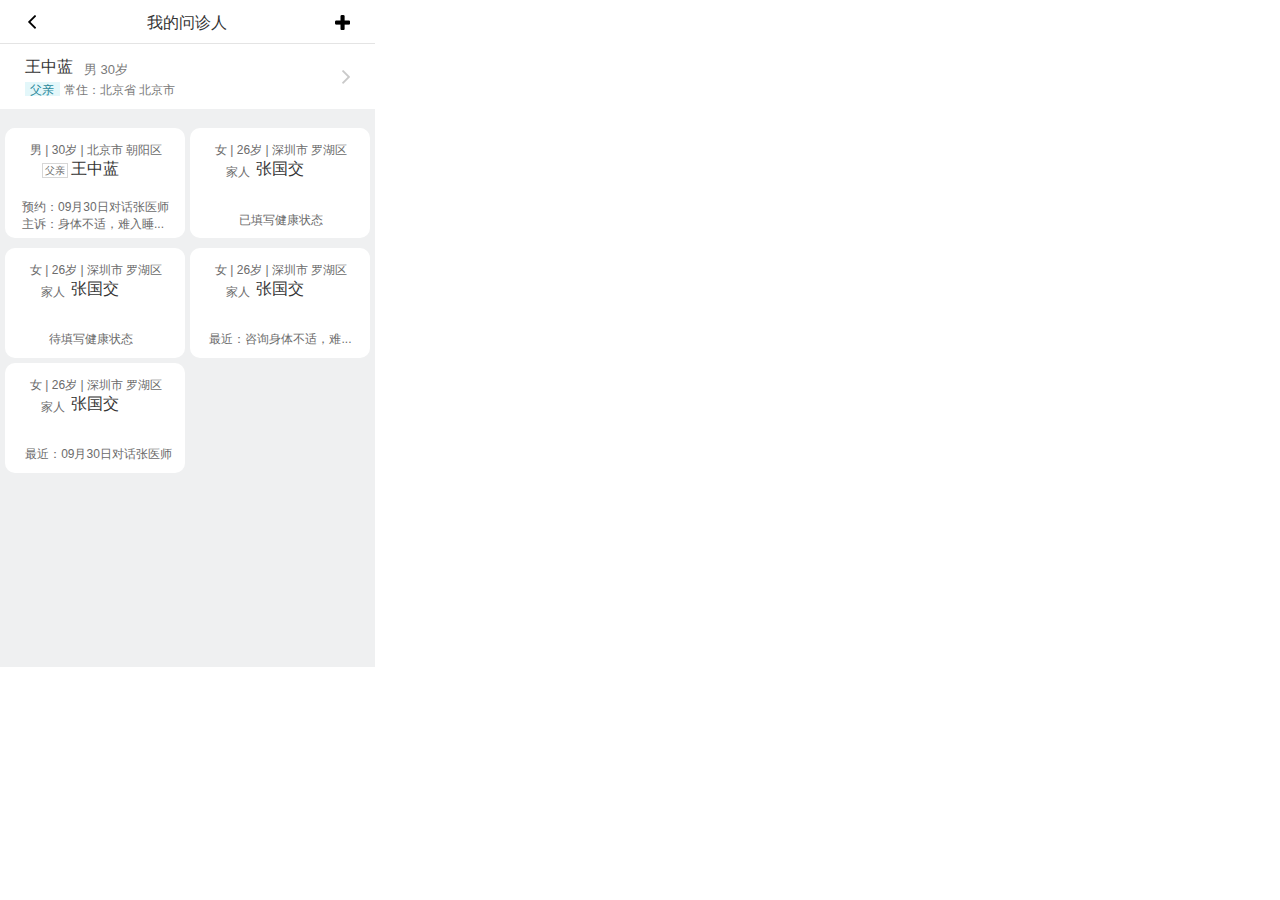
<file: tcm_patient/home.html>
﻿<!DOCTYPE html>
<html>
  <head>
    <title>Home</title>
    <meta http-equiv="X-UA-Compatible" content="IE=edge"/>
    <meta http-equiv="content-type" content="text/html; charset=utf-8"/>
    <meta name="apple-mobile-web-app-capable" content="yes"/>
    <link href="resources/css/jquery-ui-themes.css" type="text/css" rel="stylesheet"/>
    <link href="resources/css/axure_rp_page.css" type="text/css" rel="stylesheet"/>
    <link href="data/styles.css" type="text/css" rel="stylesheet"/>
    <link href="files/home/styles.css" type="text/css" rel="stylesheet"/>
    <script src="resources/scripts/jquery-1.7.1.min.js"></script>
    <script src="resources/scripts/jquery-ui-1.8.10.custom.min.js"></script>
    <script src="resources/scripts/prototypePre.js"></script>
    <script src="data/document.js"></script>
    <script src="resources/scripts/prototypePost.js"></script>
    <script src="files/home/data.js"></script>
    <script type="text/javascript">
      $axure.utils.getTransparentGifPath = function() { return 'resources/images/transparent.gif'; };
      $axure.utils.getOtherPath = function() { return 'resources/Other.html'; };
      $axure.utils.getReloadPath = function() { return 'resources/reload.html'; };
    </script>
  </head>
  <body>
    <div id="base" class="">

      <!-- Unnamed (Rectangle) -->
      <div id="u0" class="ax_default box_2">
        <div id="u0_div" class=""></div>
      </div>

      <!-- Unnamed (Group) -->
      <div id="u1" class="ax_default" data-left="0" data-top="44" data-width="375" data-height="65">

        <!-- Unnamed (Rectangle) -->
        <div id="u2" class="ax_default box_2">
          <div id="u2_div" class=""></div>
        </div>

        <!-- Unnamed (Shape) -->
        <div id="u3" class="ax_default icon">
          <img id="u3_img" class="img " src="images/home/u3.png"/>
        </div>
      </div>

      <!-- Unnamed (Rectangle) -->
      <div id="u4" class="ax_default box_2">
        <div id="u4_div" class=""></div>
      </div>

      <!-- Unnamed (Hot Spot) -->
      <div id="u5" class="ax_default">
      </div>

      <!-- Unnamed (Shape) -->
      <div id="u6" class="ax_default icon">
        <img id="u6_img" class="img " src="images/home/u6.png"/>
      </div>

      <!-- Unnamed (Rectangle) -->
      <div id="u7" class="ax_default heading_3">
        <div id="u7_div" class=""></div>
        <div id="u7_text" class="text ">
          <p><span>我的问诊人</span></p>
        </div>
      </div>

      <!-- Unnamed (Shape) -->
      <div id="u8" class="ax_default icon">
        <img id="u8_img" class="img " src="images/home/u8.png"/>
      </div>

      <!-- Unnamed (Hot Spot) -->
      <div id="u9" class="ax_default">
      </div>

      <!-- Unnamed (Group) -->
      <div id="u10" class="ax_default" data-left="25" data-top="57" data-width="151" data-height="39">

        <!-- Unnamed (Rectangle) -->
        <div id="u11" class="ax_default label">
          <div id="u11_div" class=""></div>
          <div id="u11_text" class="text ">
            <p><span>王中蓝</span></p>
          </div>
        </div>

        <!-- Unnamed (Rectangle) -->
        <div id="u12" class="ax_default label">
          <div id="u12_div" class=""></div>
          <div id="u12_text" class="text ">
            <p><span>父亲</span></p>
          </div>
        </div>

        <!-- Unnamed (Rectangle) -->
        <div id="u13" class="ax_default label">
          <div id="u13_div" class=""></div>
          <div id="u13_text" class="text ">
            <p><span>男 30岁</span></p>
          </div>
        </div>

        <!-- Unnamed (Rectangle) -->
        <div id="u14" class="ax_default label">
          <div id="u14_div" class=""></div>
          <div id="u14_text" class="text ">
            <p><span>常住：北京省 北京市</span></p>
          </div>
        </div>
      </div>

      <!-- Unnamed (Rectangle) -->
      <div id="u15" class="ax_default label">
        <div id="u15_div" class=""></div>
      </div>

      <!-- Unnamed (Group) -->
      <div id="u16" class="ax_default" data-left="5" data-top="128" data-width="180" data-height="110">

        <!-- Unnamed (Rectangle) -->
        <div id="u17" class="ax_default box_2">
          <div id="u17_div" class=""></div>
        </div>

        <!-- Unnamed (Rectangle) -->
        <div id="u18" class="ax_default label">
          <div id="u18_div" class=""></div>
          <div id="u18_text" class="text ">
            <p><span>王中蓝</span></p>
          </div>
        </div>

        <!-- Unnamed (Rectangle) -->
        <div id="u19" class="ax_default label">
          <div id="u19_div" class=""></div>
          <div id="u19_text" class="text ">
            <p><span>男 | 30岁 | 北京市 朝阳区</span></p>
          </div>
        </div>

        <!-- Unnamed (Rectangle) -->
        <div id="u20" class="ax_default label">
          <div id="u20_div" class=""></div>
          <div id="u20_text" class="text ">
            <p><span>父亲</span></p>
          </div>
        </div>

        <!-- Unnamed (Rectangle) -->
        <div id="u21" class="ax_default label">
          <div id="u21_div" class=""></div>
          <div id="u21_text" class="text ">
            <p><span>预约：09月30日对话张医师</span></p><p><span>主诉：身体不适，难入睡...</span></p>
          </div>
        </div>
      </div>

      <!-- Unnamed (Group) -->
      <div id="u22" class="ax_default" data-left="190" data-top="128" data-width="180" data-height="110">

        <!-- Unnamed (Rectangle) -->
        <div id="u23" class="ax_default box_2">
          <div id="u23_div" class=""></div>
        </div>

        <!-- Unnamed (Rectangle) -->
        <div id="u24" class="ax_default label">
          <div id="u24_div" class=""></div>
          <div id="u24_text" class="text ">
            <p><span>张国交</span></p>
          </div>
        </div>

        <!-- Unnamed (Rectangle) -->
        <div id="u25" class="ax_default label">
          <div id="u25_div" class=""></div>
          <div id="u25_text" class="text ">
            <p><span>女 | 26岁 | 深圳市 罗湖区</span></p>
          </div>
        </div>

        <!-- Unnamed (Rectangle) -->
        <div id="u26" class="ax_default label">
          <div id="u26_div" class=""></div>
          <div id="u26_text" class="text ">
            <p><span>家人</span></p>
          </div>
        </div>

        <!-- Unnamed (Rectangle) -->
        <div id="u27" class="ax_default label">
          <div id="u27_div" class=""></div>
          <div id="u27_text" class="text ">
            <p><span>已填写健康状态</span></p>
          </div>
        </div>
      </div>

      <!-- Unnamed (Group) -->
      <div id="u28" class="ax_default" data-left="5" data-top="248" data-width="180" data-height="110">

        <!-- Unnamed (Rectangle) -->
        <div id="u29" class="ax_default box_2">
          <div id="u29_div" class=""></div>
        </div>

        <!-- Unnamed (Rectangle) -->
        <div id="u30" class="ax_default label">
          <div id="u30_div" class=""></div>
          <div id="u30_text" class="text ">
            <p><span>张国交</span></p>
          </div>
        </div>

        <!-- Unnamed (Rectangle) -->
        <div id="u31" class="ax_default label">
          <div id="u31_div" class=""></div>
          <div id="u31_text" class="text ">
            <p><span>女 | 26岁 | 深圳市 罗湖区</span></p>
          </div>
        </div>

        <!-- Unnamed (Rectangle) -->
        <div id="u32" class="ax_default label">
          <div id="u32_div" class=""></div>
          <div id="u32_text" class="text ">
            <p><span>家人</span></p>
          </div>
        </div>

        <!-- Unnamed (Rectangle) -->
        <div id="u33" class="ax_default label">
          <div id="u33_div" class=""></div>
          <div id="u33_text" class="text ">
            <p><span>待填写健康状态</span></p>
          </div>
        </div>
      </div>

      <!-- Unnamed (Group) -->
      <div id="u34" class="ax_default" data-left="190" data-top="248" data-width="180" data-height="110">

        <!-- Unnamed (Rectangle) -->
        <div id="u35" class="ax_default box_2">
          <div id="u35_div" class=""></div>
        </div>

        <!-- Unnamed (Rectangle) -->
        <div id="u36" class="ax_default label">
          <div id="u36_div" class=""></div>
          <div id="u36_text" class="text ">
            <p><span>张国交</span></p>
          </div>
        </div>

        <!-- Unnamed (Rectangle) -->
        <div id="u37" class="ax_default label">
          <div id="u37_div" class=""></div>
          <div id="u37_text" class="text ">
            <p><span>女 | 26岁 | 深圳市 罗湖区</span></p>
          </div>
        </div>

        <!-- Unnamed (Rectangle) -->
        <div id="u38" class="ax_default label">
          <div id="u38_div" class=""></div>
          <div id="u38_text" class="text ">
            <p><span>家人</span></p>
          </div>
        </div>

        <!-- Unnamed (Rectangle) -->
        <div id="u39" class="ax_default label">
          <div id="u39_div" class=""></div>
          <div id="u39_text" class="text ">
            <p><span>最近：咨询身体不适，难...</span></p>
          </div>
        </div>
      </div>

      <!-- Unnamed (Group) -->
      <div id="u40" class="ax_default" data-left="5" data-top="363" data-width="180" data-height="110">

        <!-- Unnamed (Rectangle) -->
        <div id="u41" class="ax_default box_2">
          <div id="u41_div" class=""></div>
        </div>

        <!-- Unnamed (Rectangle) -->
        <div id="u42" class="ax_default label">
          <div id="u42_div" class=""></div>
          <div id="u42_text" class="text ">
            <p><span>张国交</span></p>
          </div>
        </div>

        <!-- Unnamed (Rectangle) -->
        <div id="u43" class="ax_default label">
          <div id="u43_div" class=""></div>
          <div id="u43_text" class="text ">
            <p><span>女 | 26岁 | 深圳市 罗湖区</span></p>
          </div>
        </div>

        <!-- Unnamed (Rectangle) -->
        <div id="u44" class="ax_default label">
          <div id="u44_div" class=""></div>
          <div id="u44_text" class="text ">
            <p><span>家人</span></p>
          </div>
        </div>

        <!-- Unnamed (Rectangle) -->
        <div id="u45" class="ax_default label">
          <div id="u45_div" class=""></div>
          <div id="u45_text" class="text ">
            <p><span>最近：09月30日对话张医师</span></p>
          </div>
        </div>
      </div>
    </div>
  </body>
</html>
</file>
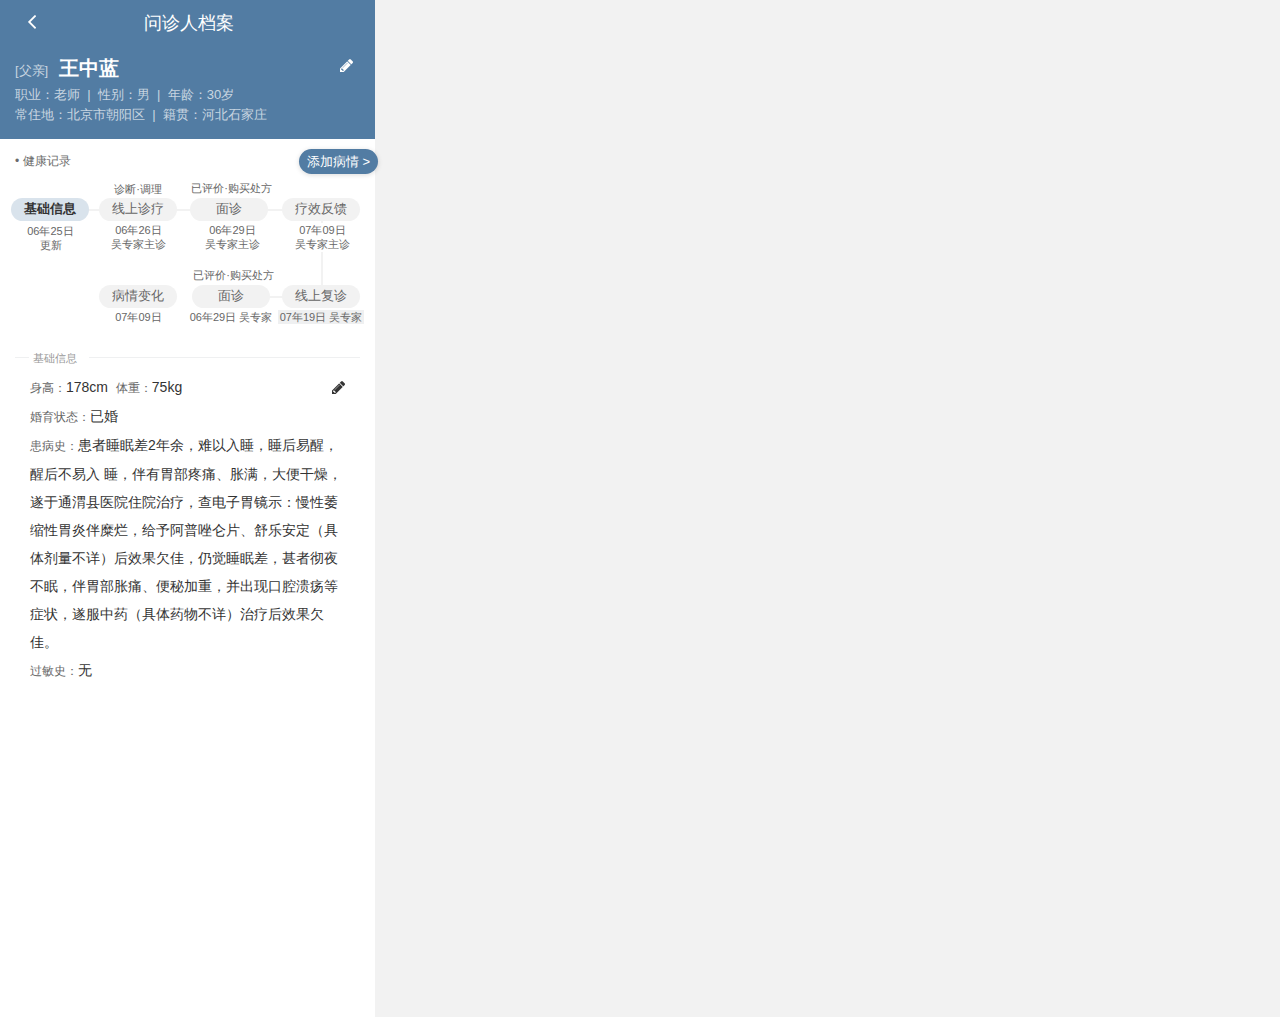
<file: tcm_patient/patientdetail.html>
﻿<!DOCTYPE html>
<html>
  <head>
    <title>patientDetail</title>
    <meta http-equiv="X-UA-Compatible" content="IE=edge"/>
    <meta http-equiv="content-type" content="text/html; charset=utf-8"/>
    <meta name="apple-mobile-web-app-capable" content="yes"/>
    <link href="resources/css/jquery-ui-themes.css" type="text/css" rel="stylesheet"/>
    <link href="resources/css/axure_rp_page.css" type="text/css" rel="stylesheet"/>
    <link href="data/styles.css" type="text/css" rel="stylesheet"/>
    <link href="files/patientdetail/styles.css" type="text/css" rel="stylesheet"/>
    <script src="resources/scripts/jquery-1.7.1.min.js"></script>
    <script src="resources/scripts/jquery-ui-1.8.10.custom.min.js"></script>
    <script src="resources/scripts/prototypePre.js"></script>
    <script src="data/document.js"></script>
    <script src="resources/scripts/prototypePost.js"></script>
    <script src="files/patientdetail/data.js"></script>
    <script type="text/javascript">
      $axure.utils.getTransparentGifPath = function() { return 'resources/images/transparent.gif'; };
      $axure.utils.getOtherPath = function() { return 'resources/Other.html'; };
      $axure.utils.getReloadPath = function() { return 'resources/reload.html'; };
    </script>
  </head>
  <body>
    <div id="base" class="">

      <!-- Unnamed (Rectangle) -->
      <div id="u46" class="ax_default box_2">
        <div id="u46_div" class=""></div>
      </div>

      <!-- Unnamed (Horizontal Line) -->
      <div id="u47" class="ax_default line">
        <img id="u47_img" class="img " src="images/patientdetail/u47.png"/>
      </div>

      <!-- Unnamed (Rectangle) -->
      <div id="u48" class="ax_default box_2">
        <div id="u48_div" class=""></div>
      </div>

      <!-- Unnamed (Shape) -->
      <div id="u49" class="ax_default icon">
        <img id="u49_img" class="img " src="images/patientdetail/u49.png"/>
      </div>

      <!-- Unnamed (Rectangle) -->
      <div id="u50" class="ax_default label">
        <div id="u50_div" class=""></div>
        <div id="u50_text" class="text ">
          <p><span>问诊人档案</span></p>
        </div>
      </div>

      <!-- Unnamed (Horizontal Line) -->
      <div id="u51" class="ax_default line">
        <img id="u51_img" class="img " src="images/patientdetail/u51.png"/>
      </div>

      <!-- Unnamed (Rectangle) -->
      <div id="u52" class="ax_default box_3 selected" selectiongroup="btnGroupHealth">
        <div id="u52_div" class="selected"></div>
        <div id="u52_text" class="text ">
          <p><span>基础信息</span></p>
        </div>
      </div>

      <!-- Unnamed (Rectangle) -->
      <div id="u53" class="ax_default label">
        <div id="u53_div" class=""></div>
        <div id="u53_text" class="text ">
          <p><span>06年25日</span></p><p><span>更新</span></p>
        </div>
      </div>

      <!-- Unnamed (Rectangle) -->
      <div id="u54" class="ax_default label">
        <div id="u54_div" class=""></div>
        <div id="u54_text" class="text ">
          <p><span>06年26日</span></p><p><span>吴专家主诊</span></p>
        </div>
      </div>

      <!-- Unnamed (Rectangle) -->
      <div id="u55" class="ax_default box_3" selectiongroup="btnGroupHealth">
        <div id="u55_div" class=""></div>
        <div id="u55_text" class="text ">
          <p><span>线上诊疗</span></p>
        </div>
      </div>

      <!-- Unnamed (Rectangle) -->
      <div id="u56" class="ax_default label">
        <div id="u56_div" class=""></div>
        <div id="u56_text" class="text ">
          <p><span>诊断·调理</span></p>
        </div>
      </div>

      <!-- Unnamed (Rectangle) -->
      <div id="u57" class="ax_default box_3" selectiongroup="btnGroupHealth">
        <div id="u57_div" class=""></div>
        <div id="u57_text" class="text ">
          <p><span>面诊</span></p>
        </div>
      </div>

      <!-- Unnamed (Rectangle) -->
      <div id="u58" class="ax_default label">
        <div id="u58_div" class=""></div>
        <div id="u58_text" class="text ">
          <p><span>已评价·购买处方</span></p>
        </div>
      </div>

      <!-- Unnamed (Vertical Line) -->
      <div id="u59" class="ax_default line">
        <img id="u59_img" class="img " src="images/patientdetail/u59.png"/>
      </div>

      <!-- Unnamed (Horizontal Line) -->
      <div id="u60" class="ax_default line">
        <img id="u60_img" class="img " src="images/patientdetail/u60.png"/>
      </div>

      <!-- Unnamed (Rectangle) -->
      <div id="u61" class="ax_default box_3" selectiongroup="btnGroupHealth">
        <div id="u61_div" class=""></div>
        <div id="u61_text" class="text ">
          <p><span>疗效反馈</span></p>
        </div>
      </div>

      <!-- Unnamed (Rectangle) -->
      <div id="u62" class="ax_default label">
        <div id="u62_div" class=""></div>
        <div id="u62_text" class="text ">
          <p><span>07年09日</span></p><p><span>吴专家主诊</span></p>
        </div>
      </div>

      <!-- Unnamed (Rectangle) -->
      <div id="u63" class="ax_default label">
        <div id="u63_div" class=""></div>
        <div id="u63_text" class="text ">
          <p><span>06年29日</span></p><p><span>吴专家主诊</span></p>
        </div>
      </div>

      <!-- Unnamed (Rectangle) -->
      <div id="u64" class="ax_default box_3" selectiongroup="btnGroupHealth">
        <div id="u64_div" class=""></div>
        <div id="u64_text" class="text ">
          <p><span>线上复诊</span></p>
        </div>
      </div>

      <!-- Unnamed (Rectangle) -->
      <div id="u65" class="ax_default label">
        <div id="u65_div" class=""></div>
        <div id="u65_text" class="text ">
          <p><span>07年19日 吴专家</span></p>
        </div>
      </div>

      <!-- Unnamed (Rectangle) -->
      <div id="u66" class="ax_default box_2">
        <div id="u66_div" class=""></div>
      </div>

      <!-- Unnamed (Rectangle) -->
      <div id="u67" class="ax_default box_3" selectiongroup="btnGroupHealth">
        <div id="u67_div" class=""></div>
        <div id="u67_text" class="text ">
          <p><span>面诊</span></p>
        </div>
      </div>

      <!-- Unnamed (Rectangle) -->
      <div id="u68" class="ax_default label">
        <div id="u68_div" class=""></div>
        <div id="u68_text" class="text ">
          <p><span>已评价·购买处方</span></p>
        </div>
      </div>

      <!-- Unnamed (Rectangle) -->
      <div id="u69" class="ax_default label">
        <div id="u69_div" class=""></div>
        <div id="u69_text" class="text ">
          <p><span>06年29日 吴专家</span></p>
        </div>
      </div>

      <!-- Unnamed (Rectangle) -->
      <div id="u70" class="ax_default label">
        <div id="u70_div" class=""></div>
        <div id="u70_text" class="text ">
          <p style="font-size:20px;line-height:28px;"><span style="font-family:'Arial Normal', 'Arial';font-weight:400;font-size:13px;color:rgba(255, 255, 255, 0.698039215686274);">[父亲]</span><span style="font-family:'Arial Normal', 'Arial';font-weight:400;font-size:13px;color:rgba(255, 255, 255, 0.6);">&nbsp;&nbsp; </span><span style="font-family:'Arial Negreta', 'Arial Normal', 'Arial';font-weight:700;color:#FFFFFF;">王中蓝</span></p><p style="font-size:13px;line-height:20px;"><span style="font-family:'Arial Normal', 'Arial';font-weight:400;color:rgba(255, 255, 255, 0.698039215686274);">职业：老师&nbsp; |&nbsp; 性别：男&nbsp; |&nbsp; 年龄：30岁 </span></p><p style="font-size:13px;line-height:20px;"><span style="font-family:'Arial Normal', 'Arial';font-weight:400;color:rgba(255, 255, 255, 0.698039215686274);">常住地：北京市朝阳区&nbsp; |&nbsp; 籍贯：河北石家庄</span></p>
        </div>
      </div>

      <!-- Unnamed (Shape) -->
      <div id="u71" class="ax_default icon">
        <img id="u71_img" class="img " src="images/patientdetail/u71.png"/>
      </div>

      <!-- Unnamed (Rectangle) -->
      <div id="u72" class="ax_default label">
        <div id="u72_div" class=""></div>
        <div id="u72_text" class="text ">
          <p><span>&#149; 健康记录</span></p>
        </div>
      </div>

      <!-- panelRecord (Dynamic Panel) -->
      <div id="u73" class="ax_default" data-label="panelRecord">
        <div id="u73_state0" class="panel_state" data-label="Basic" style="">
          <div id="u73_state0_content" class="panel_state_content">

            <!-- Unnamed (Rectangle) -->
            <div id="u74" class="ax_default box_2">
              <div id="u74_div" class=""></div>
            </div>

            <!-- Unnamed (Rectangle) -->
            <div id="u75" class="ax_default label">
              <div id="u75_div" class=""></div>
              <div id="u75_text" class="text ">
                <p style="font-size:14px;"><span style="font-size:12px;color:#666666;">身高：</span><span>178cm&nbsp; </span><span style="font-size:12px;color:#666666;">体重：</span><span>75kg</span></p><p style="font-size:14px;"><span style="font-size:12px;color:#666666;">婚育状态：</span><span>已婚</span></p><p style="font-size:14px;"><span style="font-size:12px;color:#666666;">患病史：</span><span>患者睡眠差2年余，难以入睡，睡后易醒，醒后不易入 睡，伴有胃部疼痛、胀满，大便干燥，遂于通渭县医院住院治疗，查电子胃镜示：慢性萎缩性胃炎伴糜烂，给予阿普唑仑片、舒乐安定（具体剂量不详）后效果欠佳，仍觉睡眠差，甚者彻夜不眠，伴胃部胀痛、便秘加重，并出现口腔溃疡等症状，遂服中药（具体药物不详）治疗后效果欠佳。</span></p><p style="font-size:14px;"><span style="font-size:12px;color:#666666;">过敏史：</span><span>无</span></p>
              </div>
            </div>

            <!-- Unnamed (Rectangle) -->
            <div id="u76" class="ax_default label">
              <div id="u76_div" class=""></div>
              <div id="u76_text" class="text ">
                <p><span>基础信息</span></p>
              </div>
            </div>

            <!-- Unnamed (Horizontal Line) -->
            <div id="u77" class="ax_default line">
              <img id="u77_img" class="img " src="images/patientdetail/u77.png"/>
            </div>

            <!-- Unnamed (Horizontal Line) -->
            <div id="u78" class="ax_default line">
              <img id="u78_img" class="img " src="images/patientdetail/u78.png"/>
            </div>

            <!-- Unnamed (Shape) -->
            <div id="u79" class="ax_default icon">
              <img id="u79_img" class="img " src="images/patientdetail/u79.png"/>
            </div>
          </div>
        </div>
        <div id="u73_state1" class="panel_state" data-label="State1" style="visibility: hidden;">
          <div id="u73_state1_content" class="panel_state_content">

            <!-- Unnamed (Rectangle) -->
            <div id="u80" class="ax_default box_2">
              <div id="u80_div" class=""></div>
            </div>

            <!-- Unnamed (Rectangle) -->
            <div id="u81" class="ax_default label">
              <div id="u81_div" class=""></div>
              <div id="u81_text" class="text ">
                <p><span>2018年6月26日</span></p>
              </div>
            </div>

            <!-- Unnamed (Horizontal Line) -->
            <div id="u82" class="ax_default line">
              <img id="u82_img" class="img " src="images/patientdetail/u77.png"/>
            </div>

            <!-- Unnamed (Horizontal Line) -->
            <div id="u83" class="ax_default line">
              <img id="u83_img" class="img " src="images/patientdetail/u83.png"/>
            </div>

            <!-- subpanelRecord (Dynamic Panel) -->
            <div id="u84" class="ax_default" data-label="subpanelRecord">
              <div id="u84_state0" class="panel_state" data-label="unfold" style="">
                <div id="u84_state0_content" class="panel_state_content">

                  <!-- contPat (Rectangle) -->
                  <div id="u85" class="ax_default label" data-label="contPat">
                    <div id="u85_div" class=""></div>
                    <div id="u85_text" class="text ">
                      <p style="font-size:14px;"><span style="font-size:12px;color:#666666;">不适情况：</span><span>(主诉)例:每天睡不好觉</span></p><p style="font-size:14px;"><span style="font-size:12px;color:#666666;">病症详情：</span><span>寒热情况无明显不适;怕冷，加衣被不能缓解;下午3~5时发热明显</span></p><p style="font-size:14px;"><span>出汗状况无明显不适;平时多汗出，活动后尤甚</span></p><p style="font-size:14px;"><span style="font-size:12px;color:#666666;">补充描述：</span><span>(患者其它描述，可选)</span></p>
                    </div>
                  </div>

                  <!-- Unnamed (Group) -->
                  <div id="u86" class="ax_default" data-left="15" data-top="14" data-width="315" data-height="18">

                    <!-- Unnamed (Rectangle) -->
                    <div id="u87" class="ax_default heading_3">
                      <div id="u87_div" class=""></div>
                      <div id="u87_text" class="text ">
                        <p><span>主诉</span></p>
                      </div>
                    </div>

                    <!-- Unnamed (Horizontal Line) -->
                    <div id="u88" class="ax_default line">
                      <img id="u88_img" class="img " src="images/patientdetail/u88.png"/>
                    </div>

                    <!-- Unnamed (Shape) -->
                    <div id="u89" class="ax_default icon">
                      <img id="u89_img" class="img " src="images/patientdetail/u89.png"/>
                    </div>
                  </div>

                  <!-- Unnamed (Rectangle) -->
                  <div id="u90" class="ax_default label">
                    <div id="u90_div" class=""></div>
                    <div id="u90_text" class="text ">
                      <p><span>症状变化&gt;</span></p>
                    </div>
                  </div>
                </div>
              </div>
              <div id="u84_state1" class="panel_state" data-label="fold" style="visibility: hidden;">
                <div id="u84_state1_content" class="panel_state_content">

                  <!-- Unnamed (Group) -->
                  <div id="u91" class="ax_default" data-left="15" data-top="14" data-width="315" data-height="18">

                    <!-- Unnamed (Rectangle) -->
                    <div id="u92" class="ax_default heading_3">
                      <div id="u92_div" class=""></div>
                      <div id="u92_text" class="text ">
                        <p><span>主诉</span></p>
                      </div>
                    </div>

                    <!-- Unnamed (Horizontal Line) -->
                    <div id="u93" class="ax_default line">
                      <img id="u93_img" class="img " src="images/patientdetail/u88.png"/>
                    </div>

                    <!-- Unnamed (Shape) -->
                    <div id="u94" class="ax_default icon">
                      <img id="u94_img" class="img " src="images/patientdetail/u89.png"/>
                    </div>
                  </div>
                </div>
              </div>
            </div>

            <!-- subpanelRecord_Pro (Dynamic Panel) -->
            <div id="u95" class="ax_default" data-label="subpanelRecord_Pro">
              <div id="u95_state0" class="panel_state" data-label="unfold" style="">
                <div id="u95_state0_content" class="panel_state_content">

                  <!-- Unnamed (Group) -->
                  <div id="u96" class="ax_default" data-left="15" data-top="14" data-width="315" data-height="18">

                    <!-- Unnamed (Rectangle) -->
                    <div id="u97" class="ax_default heading_3">
                      <div id="u97_div" class=""></div>
                      <div id="u97_text" class="text ">
                        <p><span>专家说</span></p>
                      </div>
                    </div>

                    <!-- Unnamed (Horizontal Line) -->
                    <div id="u98" class="ax_default line">
                      <img id="u98_img" class="img " src="images/patientdetail/u88.png"/>
                    </div>

                    <!-- Unnamed (Shape) -->
                    <div id="u99" class="ax_default icon">
                      <img id="u99_img" class="img " src="images/patientdetail/u89.png"/>
                    </div>
                  </div>

                  <!-- Unnamed (Dynamic Panel) -->
                  <div id="u100" class="ax_default">
                    <div id="u100_state0" class="panel_state" data-label="State1" style="">
                      <div id="u100_state0_content" class="panel_state_content">

                        <!-- Unnamed (Rectangle) -->
                        <div id="u101" class="ax_default label">
                          <div id="u101_div" class=""></div>
                          <div id="u101_text" class="text ">
                            <p style="font-size:14px;"><span style="font-size:12px;color:#666666;">主诊：</span><span>吴专家</span></p><p style="font-size:14px;"><span style="font-size:12px;color:#666666;">诊断：</span><span>西医诊断：失眠；中医诊断：不寐</span></p><p style="font-size:14px;"><span style="font-size:12px;color:#666666;">症见：</span><span>睡眠差，交替服用阿普唑仑片2片/晚、舒乐安定2片/晚效果差，甚者彻夜不眠，伴有胃部疼痛、胀满，按之硬，食后胀甚，口干口苦，大便干燥，2-3天一行，舌绛苔黄厚干燥，脉滑。</span></p><p style="font-size:14px;"><span style="font-size:12px;color:#666666;">调理：</span><span>证属痰热扰神，法当清热化痰，方选大柴胡汤合小陷胸汤加味治之。</span></p><p style="font-size:12px;"><span style="color:#666666;">处方列表：</span></p><p style="font-size:12px;"><span style="color:#666666;"><br></span></p>
                          </div>
                        </div>

                        <!-- Unnamed (Image) -->
                        <div id="u102" class="ax_default image">
                          <img id="u102_img" class="img " src="images/patientdetail/u102.png"/>
                        </div>

                        <!-- Unnamed (Rectangle) -->
                        <div id="u103" class="ax_default label">
                          <div id="u103_div" class=""></div>
                          <div id="u103_text" class="text ">
                            <p><span>查看对话记录</span></p>
                          </div>
                        </div>
                      </div>
                    </div>
                  </div>
                </div>
              </div>
              <div id="u95_state1" class="panel_state" data-label="fold" style="visibility: hidden;">
                <div id="u95_state1_content" class="panel_state_content">

                  <!-- Unnamed (Group) -->
                  <div id="u104" class="ax_default" data-left="15" data-top="14" data-width="315" data-height="18">

                    <!-- Unnamed (Rectangle) -->
                    <div id="u105" class="ax_default heading_3">
                      <div id="u105_div" class=""></div>
                      <div id="u105_text" class="text ">
                        <p><span>专家说</span></p>
                      </div>
                    </div>

                    <!-- Unnamed (Horizontal Line) -->
                    <div id="u106" class="ax_default line">
                      <img id="u106_img" class="img " src="images/patientdetail/u88.png"/>
                    </div>

                    <!-- Unnamed (Shape) -->
                    <div id="u107" class="ax_default icon">
                      <img id="u107_img" class="img " src="images/patientdetail/u89.png"/>
                    </div>
                  </div>
                </div>
              </div>
            </div>
          </div>
        </div>
        <div id="u73_state2" class="panel_state" data-label="Change" style="visibility: hidden;">
          <div id="u73_state2_content" class="panel_state_content">

            <!-- Unnamed (Rectangle) -->
            <div id="u108" class="ax_default box_2">
              <div id="u108_div" class=""></div>
            </div>

            <!-- Unnamed (Rectangle) -->
            <div id="u109" class="ax_default label">
              <div id="u109_div" class=""></div>
              <div id="u109_text" class="text ">
                <p><span>病情更新 2018年07月09日</span></p>
              </div>
            </div>

            <!-- Unnamed (Horizontal Line) -->
            <div id="u110" class="ax_default line">
              <img id="u110_img" class="img " src="images/patientdetail/u77.png"/>
            </div>

            <!-- Unnamed (Horizontal Line) -->
            <div id="u111" class="ax_default line">
              <img id="u111_img" class="img " src="images/patientdetail/u111.png"/>
            </div>

            <!-- contPat (Rectangle) -->
            <div id="u112" class="ax_default label" data-label="contPat">
              <div id="u112_div" class=""></div>
              <div id="u112_text" class="text ">
                <p style="font-size:14px;"><span style="font-size:12px;color:#666666;">症状变化：</span><span>服药后睡眠略有好转，胃部胀痛、口干口苦减轻，大便偏干，1-2天一行，舌红苔黄厚，脉滑</span></p>
              </div>
            </div>
          </div>
        </div>
      </div>

      <!-- Unnamed (Hot Spot) -->
      <div id="u113" class="ax_default">
      </div>

      <!-- Unnamed (Rectangle) -->
      <div id="u114" class="ax_default label">
        <div id="u114_div" class=""></div>
        <div id="u114_text" class="text ">
          <p><span>添加病情 &gt;</span></p>
        </div>
      </div>

      <!-- Unnamed (Rectangle) -->
      <div id="u115" class="ax_default box_3" selectiongroup="btnGroupHealth">
        <div id="u115_div" class=""></div>
        <div id="u115_text" class="text ">
          <p><span>病情变化</span></p>
        </div>
      </div>

      <!-- Unnamed (Rectangle) -->
      <div id="u116" class="ax_default label">
        <div id="u116_div" class=""></div>
      </div>

      <!-- Unnamed (Rectangle) -->
      <div id="u117" class="ax_default label">
        <div id="u117_div" class=""></div>
        <div id="u117_text" class="text ">
          <p><span>07年09日</span></p>
        </div>
      </div>
    </div>
  </body>
</html>
</file>
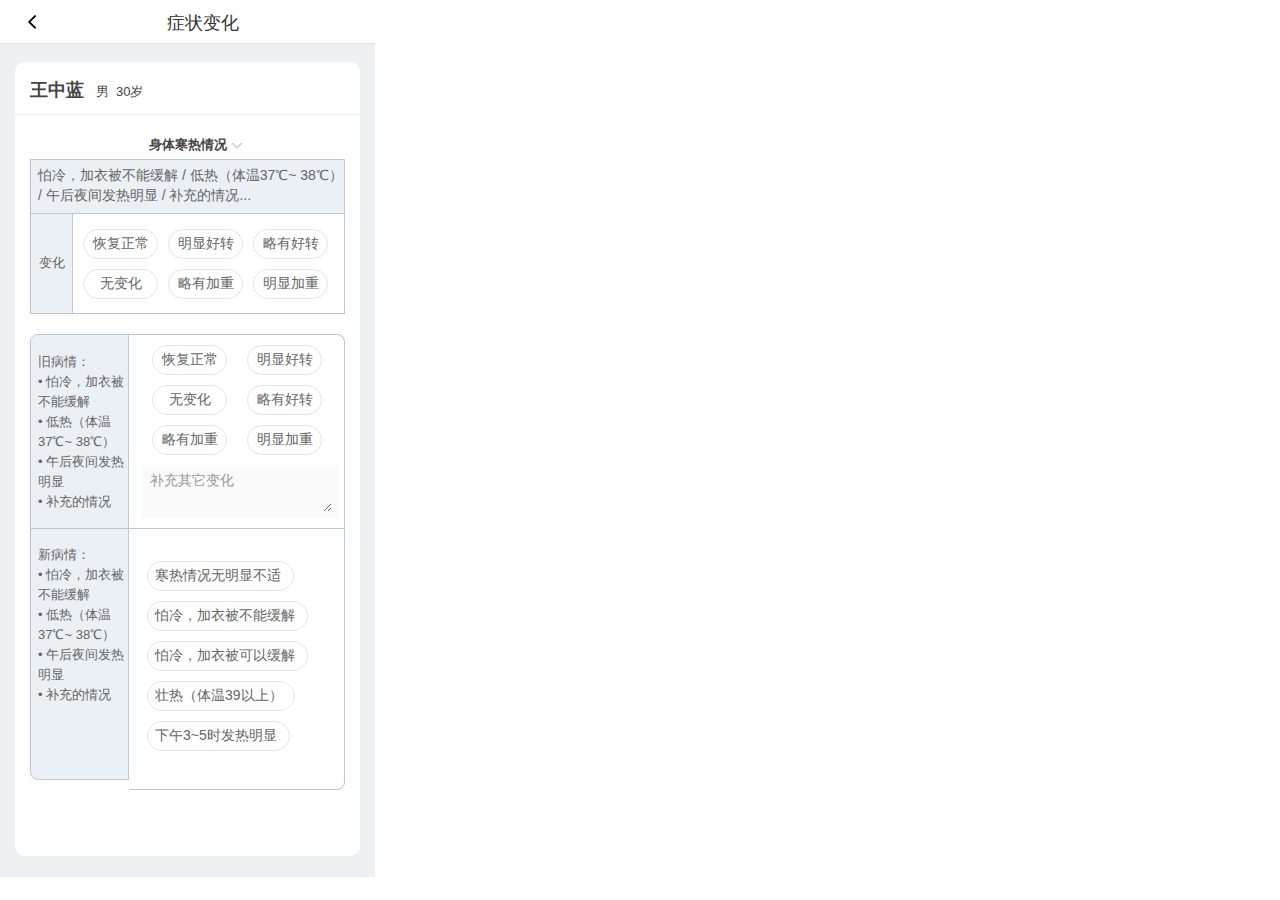
<file: tcm_patient/sympchange.html>
﻿<!DOCTYPE html>
<html>
  <head>
    <title>sympChange</title>
    <meta http-equiv="X-UA-Compatible" content="IE=edge"/>
    <meta http-equiv="content-type" content="text/html; charset=utf-8"/>
    <meta name="apple-mobile-web-app-capable" content="yes"/>
    <link href="resources/css/jquery-ui-themes.css" type="text/css" rel="stylesheet"/>
    <link href="resources/css/axure_rp_page.css" type="text/css" rel="stylesheet"/>
    <link href="data/styles.css" type="text/css" rel="stylesheet"/>
    <link href="files/sympchange/styles.css" type="text/css" rel="stylesheet"/>
    <script src="resources/scripts/jquery-1.7.1.min.js"></script>
    <script src="resources/scripts/jquery-ui-1.8.10.custom.min.js"></script>
    <script src="resources/scripts/prototypePre.js"></script>
    <script src="data/document.js"></script>
    <script src="resources/scripts/prototypePost.js"></script>
    <script src="files/sympchange/data.js"></script>
    <script type="text/javascript">
      $axure.utils.getTransparentGifPath = function() { return 'resources/images/transparent.gif'; };
      $axure.utils.getOtherPath = function() { return 'resources/Other.html'; };
      $axure.utils.getReloadPath = function() { return 'resources/reload.html'; };
    </script>
  </head>
  <body>
    <div id="base" class="">

      <!-- Unnamed (Rectangle) -->
      <div id="u222" class="ax_default box_2">
        <div id="u222_div" class=""></div>
      </div>

      <!-- Unnamed (Rectangle) -->
      <div id="u223" class="ax_default box_2">
        <div id="u223_div" class=""></div>
      </div>

      <!-- Unnamed (Shape) -->
      <div id="u224" class="ax_default icon">
        <img id="u224_img" class="img " src="images/home/u6.png"/>
      </div>

      <!-- Unnamed (Rectangle) -->
      <div id="u225" class="ax_default label">
        <div id="u225_div" class=""></div>
        <div id="u225_text" class="text ">
          <p><span>症状变化</span></p>
        </div>
      </div>

      <!-- Unnamed (Hot Spot) -->
      <div id="u226" class="ax_default">
      </div>

      <!-- Unnamed (Rectangle) -->
      <div id="u227" class="ax_default box_2">
        <div id="u227_div" class=""></div>
      </div>

      <!-- Unnamed (Rectangle) -->
      <div id="u228" class="ax_default label">
        <div id="u228_div" class=""></div>
      </div>

      <!-- Unnamed (Rectangle) -->
      <div id="u229" class="ax_default label">
        <div id="u229_div" class=""></div>
        <div id="u229_text" class="text ">
          <p style="font-size:18px;"><span style="font-family:'Arial Negreta', 'Arial Normal', 'Arial';font-weight:700;">王中蓝</span><span style="font-family:'Arial Normal', 'Arial';font-weight:400;font-size:14px;">&nbsp;&nbsp; </span><span style="font-family:'Arial Normal', 'Arial';font-weight:400;font-size:13px;">男&nbsp; 30岁</span></p>
        </div>
      </div>

      <!-- Unnamed (Horizontal Line) -->
      <div id="u230" class="ax_default line">
        <img id="u230_img" class="img " src="images/basicinfo/u137.png"/>
      </div>

      <!-- Unnamed (Rectangle) -->
      <div id="u231" class="ax_default label">
        <div id="u231_div" class=""></div>
        <div id="u231_text" class="text ">
          <p><span>身体寒热情况</span></p>
        </div>
      </div>

      <!-- Unnamed (Rectangle) -->
      <div id="u232" class="ax_default label">
        <div id="u232_div" class=""></div>
        <div id="u232_text" class="text ">
          <p><span>怕冷，加衣被不能缓解 / 低热（体温37℃~ 38℃） / 午后夜间发热明显 / 补充的情况...</span></p>
        </div>
      </div>

      <!-- Unnamed (Shape) -->
      <div id="u233" class="ax_default icon">
        <img id="u233_img" class="img " src="images/patientdetail/u89.png"/>
      </div>

      <!-- Unnamed (Rectangle) -->
      <div id="u234" class="ax_default label" selectiongroup="groupChange1">
        <div id="u234_div" class=""></div>
        <div id="u234_text" class="text ">
          <p><span>恢复正常</span></p>
        </div>
      </div>

      <!-- Unnamed (Rectangle) -->
      <div id="u235" class="ax_default label">
        <div id="u235_div" class=""></div>
        <div id="u235_text" class="text ">
          <p><span>变化</span></p>
        </div>
      </div>

      <!-- Unnamed (Rectangle) -->
      <div id="u236" class="ax_default label" selectiongroup="groupChange1">
        <div id="u236_div" class=""></div>
        <div id="u236_text" class="text ">
          <p><span>明显好转</span></p>
        </div>
      </div>

      <!-- Unnamed (Rectangle) -->
      <div id="u237" class="ax_default label" selectiongroup="groupChange1">
        <div id="u237_div" class=""></div>
        <div id="u237_text" class="text ">
          <p><span>明显加重</span></p>
        </div>
      </div>

      <!-- Unnamed (Rectangle) -->
      <div id="u238" class="ax_default label" selectiongroup="groupChange1">
        <div id="u238_div" class=""></div>
        <div id="u238_text" class="text ">
          <p><span>无变化</span></p>
        </div>
      </div>

      <!-- Unnamed (Rectangle) -->
      <div id="u239" class="ax_default label" selectiongroup="groupChange1">
        <div id="u239_div" class=""></div>
        <div id="u239_text" class="text ">
          <p><span>略有加重</span></p>
        </div>
      </div>

      <!-- Unnamed (Rectangle) -->
      <div id="u240" class="ax_default label" selectiongroup="groupChange1">
        <div id="u240_div" class=""></div>
        <div id="u240_text" class="text ">
          <p><span>略有好转</span></p>
        </div>
      </div>

      <!-- Unnamed (Rectangle) -->
      <div id="u241" class="ax_default label">
        <div id="u241_div" class=""></div>
      </div>

      <!-- Unnamed (Rectangle) -->
      <div id="u242" class="ax_default label">
        <div id="u242_div" class=""></div>
      </div>

      <!-- Unnamed (Rectangle) -->
      <div id="u243" class="ax_default label" selectiongroup="groupChange1">
        <div id="u243_div" class=""></div>
        <div id="u243_text" class="text ">
          <p><span>恢复正常</span></p>
        </div>
      </div>

      <!-- Unnamed (Rectangle) -->
      <div id="u244" class="ax_default label" selectiongroup="groupChange1">
        <div id="u244_div" class=""></div>
        <div id="u244_text" class="text ">
          <p><span>明显好转</span></p>
        </div>
      </div>

      <!-- Unnamed (Rectangle) -->
      <div id="u245" class="ax_default label" selectiongroup="groupChange1">
        <div id="u245_div" class=""></div>
        <div id="u245_text" class="text ">
          <p><span>明显加重</span></p>
        </div>
      </div>

      <!-- Unnamed (Rectangle) -->
      <div id="u246" class="ax_default label" selectiongroup="groupChange1">
        <div id="u246_div" class=""></div>
        <div id="u246_text" class="text ">
          <p><span>无变化</span></p>
        </div>
      </div>

      <!-- Unnamed (Rectangle) -->
      <div id="u247" class="ax_default label" selectiongroup="groupChange1">
        <div id="u247_div" class=""></div>
        <div id="u247_text" class="text ">
          <p><span>略有加重</span></p>
        </div>
      </div>

      <!-- Unnamed (Rectangle) -->
      <div id="u248" class="ax_default label" selectiongroup="groupChange1">
        <div id="u248_div" class=""></div>
        <div id="u248_text" class="text ">
          <p><span>略有好转</span></p>
        </div>
      </div>

      <!-- Unnamed (Group) -->
      <div id="u249" class="ax_default" data-left="142" data-top="465" data-width="196" data-height="53">

        <!-- Unnamed (Rectangle) -->
        <div id="u250" class="ax_default box_1">
          <div id="u250_div" class=""></div>
        </div>

        <!-- Unnamed (Text Area) -->
        <div id="u251" class="ax_default text_area">
          <textarea id="u251_input"></textarea>
        </div>
      </div>

      <!-- Unnamed (Rectangle) -->
      <div id="u252" class="ax_default label">
        <div id="u252_div" class=""></div>
      </div>

      <!-- Unnamed (Rectangle) -->
      <div id="u253" class="ax_default label">
        <div id="u253_div" class=""></div>
        <div id="u253_text" class="text ">
          <p><span>旧病情：</span></p><p><span>&#149; 怕冷，加衣被不能缓解 </span></p><p><span>&#149; 低热（体温37℃~ 38℃）</span></p><p><span>&#149; 午后夜间发热明显</span></p><p><span>&#149; 补充的情况</span></p>
        </div>
      </div>

      <!-- textNewSymp (Rectangle) -->
      <div id="u254" class="ax_default label" data-label="textNewSymp">
        <div id="u254_div" class=""></div>
        <div id="u254_text" class="text ">
          <p><span>新病情：</span></p><p><span>&#149; 怕冷，加衣被不能缓解 </span></p><p><span>&#149; 低热（体温37℃~ 38℃）</span></p><p><span>&#149; 午后夜间发热明显</span></p><p><span>&#149; 补充的情况</span></p>
        </div>
      </div>

      <!-- panelSingleSymp (Dynamic Panel) -->
      <div id="u255" class="ax_default" data-label="panelSingleSymp">
        <div id="u255_state0" class="panel_state" data-label="State1" style="">
          <div id="u255_state0_content" class="panel_state_content">

            <!-- Unnamed (Rectangle) -->
            <div id="u256" class="ax_default label">
              <div id="u256_div" class=""></div>
              <div id="u256_text" class="text ">
                <p><span>寒热情况无明显不适</span></p>
              </div>
            </div>

            <!-- Unnamed (Rectangle) -->
            <div id="u257" class="ax_default label">
              <div id="u257_div" class=""></div>
              <div id="u257_text" class="text ">
                <p><span>怕冷，加衣被不能缓解</span></p>
              </div>
            </div>

            <!-- Unnamed (Rectangle) -->
            <div id="u258" class="ax_default label">
              <div id="u258_div" class=""></div>
              <div id="u258_text" class="text ">
                <p><span>怕冷，加衣被可以缓解</span></p>
              </div>
            </div>

            <!-- Unnamed (Rectangle) -->
            <div id="u259" class="ax_default label">
              <div id="u259_div" class=""></div>
              <div id="u259_text" class="text ">
                <p><span>壮热（体温39以上）</span></p>
              </div>
            </div>

            <!-- Unnamed (Rectangle) -->
            <div id="u260" class="ax_default label">
              <div id="u260_div" class=""></div>
              <div id="u260_text" class="text ">
                <p><span>下午3~5时发热明显</span></p>
              </div>
            </div>

            <!-- Unnamed (Rectangle) -->
            <div id="u261" class="ax_default label">
              <div id="u261_div" class=""></div>
              <div id="u261_text" class="text ">
                <p><span>午后夜间发热明显</span></p>
              </div>
            </div>

            <!-- Unnamed (Rectangle) -->
            <div id="u262" class="ax_default label">
              <div id="u262_div" class=""></div>
              <div id="u262_text" class="text ">
                <p><span>低热（体温37℃~38℃）</span></p>
              </div>
            </div>

            <!-- Unnamed (Rectangle) -->
            <div id="u263" class="ax_default label">
              <div id="u263_div" class=""></div>
              <div id="u263_text" class="text ">
                <p><span>发热又怕冷</span></p>
              </div>
            </div>

            <!-- Unnamed (Rectangle) -->
            <div id="u264" class="ax_default label">
              <div id="u264_div" class=""></div>
              <div id="u264_text" class="text ">
                <p><span>一会儿热一会儿冷</span></p>
              </div>
            </div>
          </div>
        </div>
      </div>
    </div>
  </body>
</html>
</file>
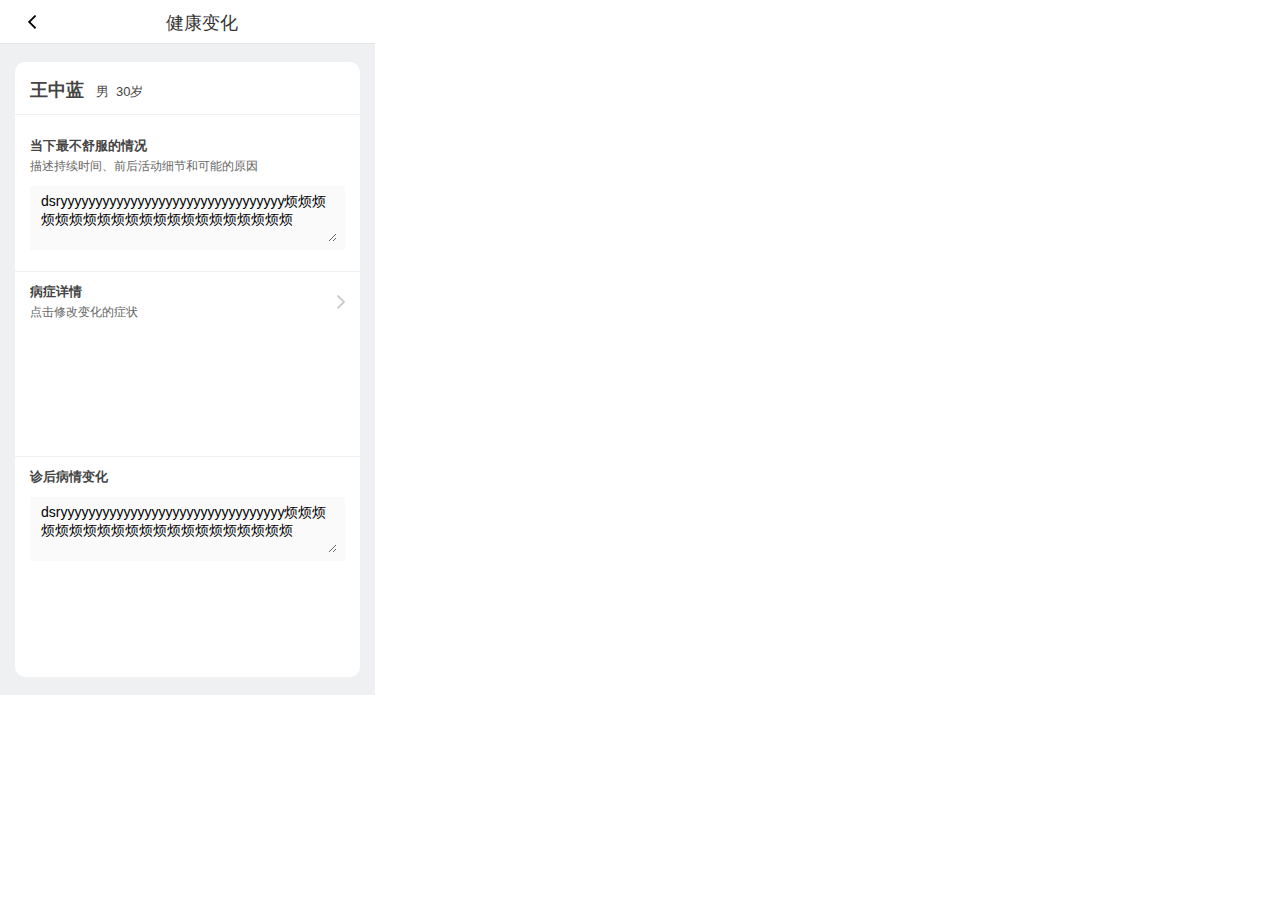
<file: tcm_patient/sympdispkay.html>
﻿<!DOCTYPE html>
<html>
  <head>
    <title>sympDispkay</title>
    <meta http-equiv="X-UA-Compatible" content="IE=edge"/>
    <meta http-equiv="content-type" content="text/html; charset=utf-8"/>
    <meta name="apple-mobile-web-app-capable" content="yes"/>
    <link href="resources/css/jquery-ui-themes.css" type="text/css" rel="stylesheet"/>
    <link href="resources/css/axure_rp_page.css" type="text/css" rel="stylesheet"/>
    <link href="data/styles.css" type="text/css" rel="stylesheet"/>
    <link href="files/sympdispkay/styles.css" type="text/css" rel="stylesheet"/>
    <script src="resources/scripts/jquery-1.7.1.min.js"></script>
    <script src="resources/scripts/jquery-ui-1.8.10.custom.min.js"></script>
    <script src="resources/scripts/prototypePre.js"></script>
    <script src="data/document.js"></script>
    <script src="resources/scripts/prototypePost.js"></script>
    <script src="files/sympdispkay/data.js"></script>
    <script type="text/javascript">
      $axure.utils.getTransparentGifPath = function() { return 'resources/images/transparent.gif'; };
      $axure.utils.getOtherPath = function() { return 'resources/Other.html'; };
      $axure.utils.getReloadPath = function() { return 'resources/reload.html'; };
    </script>
  </head>
  <body>
    <div id="base" class="">

      <!-- Unnamed (Rectangle) -->
      <div id="u161" class="ax_default box_2">
        <div id="u161_div" class=""></div>
      </div>

      <!-- Unnamed (Rectangle) -->
      <div id="u162" class="ax_default box_2">
        <div id="u162_div" class=""></div>
      </div>

      <!-- Unnamed (Shape) -->
      <div id="u163" class="ax_default icon">
        <img id="u163_img" class="img " src="images/home/u6.png"/>
      </div>

      <!-- Unnamed (Rectangle) -->
      <div id="u164" class="ax_default label">
        <div id="u164_div" class=""></div>
        <div id="u164_text" class="text ">
          <p><span>健康变化</span></p>
        </div>
      </div>

      <!-- Unnamed (Hot Spot) -->
      <div id="u165" class="ax_default">
      </div>

      <!-- Unnamed (Rectangle) -->
      <div id="u166" class="ax_default box_2">
        <div id="u166_div" class=""></div>
      </div>

      <!-- panelSympChange (Dynamic Panel) -->
      <div id="u167" class="ax_default" data-label="panelSympChange">
        <div id="u167_state0" class="panel_state" data-label="blank" style="">
          <div id="u167_state0_content" class="panel_state_content">

            <!-- Unnamed (Rectangle) -->
            <div id="u168" class="ax_default label">
              <div id="u168_div" class=""></div>
              <div id="u168_text" class="text ">
                <p style="font-size:13px;"><span style="font-family:'Arial Negreta', 'Arial Normal', 'Arial';font-weight:700;color:#444444;">病症详情</span></p><p style="font-size:12px;"><span style="font-family:'Arial Normal', 'Arial';font-weight:400;color:#666666;">点击修改变化的症状</span></p>
              </div>
            </div>

            <!-- Unnamed (Shape) -->
            <div id="u169" class="ax_default icon">
              <img id="u169_img" class="img " src="images/home/u3.png"/>
            </div>
          </div>
        </div>
        <div id="u167_state1" class="panel_state" data-label="brief" style="visibility: hidden;">
          <div id="u167_state1_content" class="panel_state_content">

            <!-- Unnamed (Rectangle) -->
            <div id="u170" class="ax_default label">
              <div id="u170_div" class=""></div>
              <div id="u170_text" class="text ">
                <p><span>病症详情</span></p>
              </div>
            </div>

            <!-- Unnamed (Rectangle) -->
            <div id="u171" class="ax_default label">
              <div id="u171_div" class=""></div>
              <div id="u171_text" class="text ">
                <p style="font-size:12px;"><span style="color:#666666;">新增：</span></p><p style="font-size:14px;"><span>醒后不易入 睡，伴有胃部疼痛、胀满；</span></p><p style="font-size:14px;"><span>自觉肢体倦怠、乏力；</span></p><p style="font-size:14px;"><span>口渴但不想喝水。</span></p><p style="font-size:12px;"><span style="color:#666666;">好转：</span></p><p style="font-size:14px;"><span>经常不易入睡；</span></p><p style="font-size:14px;"><span>口渴但不想喝水。</span></p>
              </div>
            </div>
          </div>
        </div>
      </div>

      <!-- Unnamed (Rectangle) -->
      <div id="u172" class="ax_default label">
        <div id="u172_div" class=""></div>
        <div id="u172_text" class="text ">
          <p style="font-size:18px;"><span style="font-family:'Arial Negreta', 'Arial Normal', 'Arial';font-weight:700;">王中蓝</span><span style="font-family:'Arial Normal', 'Arial';font-weight:400;font-size:14px;">&nbsp;&nbsp; </span><span style="font-family:'Arial Normal', 'Arial';font-weight:400;font-size:13px;">男&nbsp; 30岁</span></p>
        </div>
      </div>

      <!-- Unnamed (Horizontal Line) -->
      <div id="u173" class="ax_default line">
        <img id="u173_img" class="img " src="images/basicinfo/u137.png"/>
      </div>

      <!-- Unnamed (Rectangle) -->
      <div id="u174" class="ax_default label">
        <div id="u174_div" class=""></div>
        <div id="u174_text" class="text ">
          <p style="font-size:13px;"><span style="font-family:'Arial Negreta', 'Arial Normal', 'Arial';font-weight:700;color:#444444;">当下最不舒服的情况</span></p><p style="font-size:12px;"><span style="font-family:'Arial Normal', 'Arial';font-weight:400;color:#666666;">描述持续时间、前后活动细节和可能的原因</span></p>
        </div>
      </div>

      <!-- Unnamed (Group) -->
      <div id="u175" class="ax_default" data-left="30" data-top="186" data-width="315" data-height="64">

        <!-- Unnamed (Rectangle) -->
        <div id="u176" class="ax_default box_1">
          <div id="u176_div" class=""></div>
        </div>

        <!-- Unnamed (Text Area) -->
        <div id="u177" class="ax_default text_area">
          <textarea id="u177_input">dsryyyyyyyyyyyyyyyyyyyyyyyyyyyyyyyy烦烦烦烦烦烦烦烦烦烦烦烦烦烦烦烦烦烦烦烦烦</textarea>
        </div>
      </div>

      <!-- Unnamed (Horizontal Line) -->
      <div id="u178" class="ax_default line">
        <img id="u178_img" class="img " src="images/basicinfo/u137.png"/>
      </div>

      <!-- formChange (Group) -->
      <div id="u179" class="ax_default" data-label="formChange" data-left="15" data-top="456" data-width="345" data-height="105">

        <!-- Unnamed (Horizontal Line) -->
        <div id="u180" class="ax_default line">
          <img id="u180_img" class="img " src="images/basicinfo/u137.png"/>
        </div>

        <!-- Unnamed (Rectangle) -->
        <div id="u181" class="ax_default label">
          <div id="u181_div" class=""></div>
          <div id="u181_text" class="text ">
            <p><span>诊后病情变化</span></p>
          </div>
        </div>

        <!-- Unnamed (Group) -->
        <div id="u182" class="ax_default" data-left="30" data-top="497" data-width="315" data-height="64">

          <!-- Unnamed (Rectangle) -->
          <div id="u183" class="ax_default box_1">
            <div id="u183_div" class=""></div>
          </div>

          <!-- Unnamed (Text Area) -->
          <div id="u184" class="ax_default text_area">
            <textarea id="u184_input">dsryyyyyyyyyyyyyyyyyyyyyyyyyyyyyyyy烦烦烦烦烦烦烦烦烦烦烦烦烦烦烦烦烦烦烦烦烦</textarea>
          </div>
        </div>
      </div>
    </div>
  </body>
</html>
</file>
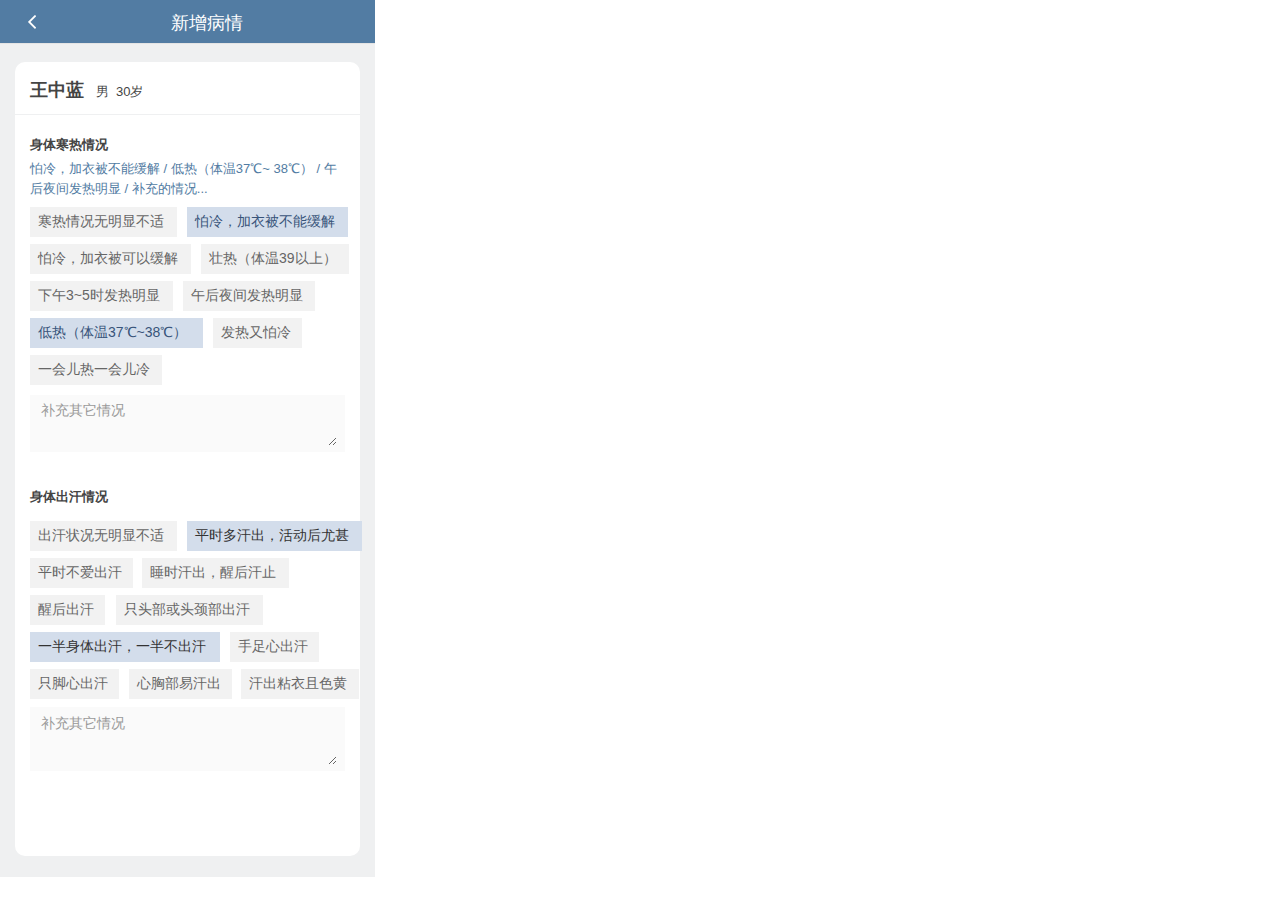
<file: tcm_patient/sympinfo.html>
﻿<!DOCTYPE html>
<html>
  <head>
    <title>sympInfo</title>
    <meta http-equiv="X-UA-Compatible" content="IE=edge"/>
    <meta http-equiv="content-type" content="text/html; charset=utf-8"/>
    <meta name="apple-mobile-web-app-capable" content="yes"/>
    <link href="resources/css/jquery-ui-themes.css" type="text/css" rel="stylesheet"/>
    <link href="resources/css/axure_rp_page.css" type="text/css" rel="stylesheet"/>
    <link href="data/styles.css" type="text/css" rel="stylesheet"/>
    <link href="files/sympinfo/styles.css" type="text/css" rel="stylesheet"/>
    <script src="resources/scripts/jquery-1.7.1.min.js"></script>
    <script src="resources/scripts/jquery-ui-1.8.10.custom.min.js"></script>
    <script src="resources/scripts/prototypePre.js"></script>
    <script src="data/document.js"></script>
    <script src="resources/scripts/prototypePost.js"></script>
    <script src="files/sympinfo/data.js"></script>
    <script type="text/javascript">
      $axure.utils.getTransparentGifPath = function() { return 'resources/images/transparent.gif'; };
      $axure.utils.getOtherPath = function() { return 'resources/Other.html'; };
      $axure.utils.getReloadPath = function() { return 'resources/reload.html'; };
    </script>
  </head>
  <body>
    <div id="base" class="">

      <!-- Unnamed (Rectangle) -->
      <div id="u185" class="ax_default box_2">
        <div id="u185_div" class=""></div>
      </div>

      <!-- Unnamed (Rectangle) -->
      <div id="u186" class="ax_default box_2">
        <div id="u186_div" class=""></div>
      </div>

      <!-- Unnamed (Shape) -->
      <div id="u187" class="ax_default icon">
        <img id="u187_img" class="img " src="images/patientdetail/u49.png"/>
      </div>

      <!-- Unnamed (Rectangle) -->
      <div id="u188" class="ax_default label">
        <div id="u188_div" class=""></div>
        <div id="u188_text" class="text ">
          <p><span>新增病情</span></p>
        </div>
      </div>

      <!-- Unnamed (Hot Spot) -->
      <div id="u189" class="ax_default">
      </div>

      <!-- Unnamed (Rectangle) -->
      <div id="u190" class="ax_default box_2">
        <div id="u190_div" class=""></div>
      </div>

      <!-- Unnamed (Rectangle) -->
      <div id="u191" class="ax_default label">
        <div id="u191_div" class=""></div>
        <div id="u191_text" class="text ">
          <p style="font-size:18px;"><span style="font-family:'Arial Negreta', 'Arial Normal', 'Arial';font-weight:700;">王中蓝</span><span style="font-family:'Arial Normal', 'Arial';font-weight:400;font-size:14px;">&nbsp;&nbsp; </span><span style="font-family:'Arial Normal', 'Arial';font-weight:400;font-size:13px;">男&nbsp; 30岁</span></p>
        </div>
      </div>

      <!-- Unnamed (Horizontal Line) -->
      <div id="u192" class="ax_default line">
        <img id="u192_img" class="img " src="images/basicinfo/u137.png"/>
      </div>

      <!-- Unnamed (Rectangle) -->
      <div id="u193" class="ax_default label">
        <div id="u193_div" class=""></div>
        <div id="u193_text" class="text ">
          <p><span>身体寒热情况</span></p>
        </div>
      </div>

      <!-- Unnamed (Rectangle) -->
      <div id="u194" class="ax_default label">
        <div id="u194_div" class=""></div>
        <div id="u194_text" class="text ">
          <p><span>寒热情况无明显不适</span></p>
        </div>
      </div>

      <!-- Unnamed (Rectangle) -->
      <div id="u195" class="ax_default label selected">
        <div id="u195_div" class="selected"></div>
        <div id="u195_text" class="text ">
          <p><span>怕冷，加衣被不能缓解</span></p>
        </div>
      </div>

      <!-- Unnamed (Rectangle) -->
      <div id="u196" class="ax_default label">
        <div id="u196_div" class=""></div>
        <div id="u196_text" class="text ">
          <p><span>怕冷，加衣被可以缓解</span></p>
        </div>
      </div>

      <!-- Unnamed (Rectangle) -->
      <div id="u197" class="ax_default label">
        <div id="u197_div" class=""></div>
        <div id="u197_text" class="text ">
          <p><span>壮热（体温39以上）</span></p>
        </div>
      </div>

      <!-- Unnamed (Rectangle) -->
      <div id="u198" class="ax_default label">
        <div id="u198_div" class=""></div>
        <div id="u198_text" class="text ">
          <p><span>下午3~5时发热明显</span></p>
        </div>
      </div>

      <!-- Unnamed (Rectangle) -->
      <div id="u199" class="ax_default label">
        <div id="u199_div" class=""></div>
        <div id="u199_text" class="text ">
          <p><span>午后夜间发热明显</span></p>
        </div>
      </div>

      <!-- Unnamed (Rectangle) -->
      <div id="u200" class="ax_default label selected">
        <div id="u200_div" class="selected"></div>
        <div id="u200_text" class="text ">
          <p><span>低热（体温37℃~38℃）</span></p>
        </div>
      </div>

      <!-- Unnamed (Rectangle) -->
      <div id="u201" class="ax_default label">
        <div id="u201_div" class=""></div>
        <div id="u201_text" class="text ">
          <p><span>发热又怕冷</span></p>
        </div>
      </div>

      <!-- Unnamed (Rectangle) -->
      <div id="u202" class="ax_default label">
        <div id="u202_div" class=""></div>
        <div id="u202_text" class="text ">
          <p><span>一会儿热一会儿冷</span></p>
        </div>
      </div>

      <!-- Unnamed (Group) -->
      <div id="u203" class="ax_default" data-left="30" data-top="395" data-width="315" data-height="57">

        <!-- Unnamed (Rectangle) -->
        <div id="u204" class="ax_default box_1">
          <div id="u204_div" class=""></div>
        </div>

        <!-- Unnamed (Text Area) -->
        <div id="u205" class="ax_default text_area">
          <textarea id="u205_input"></textarea>
        </div>
      </div>

      <!-- Unnamed (Rectangle) -->
      <div id="u206" class="ax_default label">
        <div id="u206_div" class=""></div>
        <div id="u206_text" class="text ">
          <p><span>身体出汗情况</span></p>
        </div>
      </div>

      <!-- Unnamed (Rectangle) -->
      <div id="u207" class="ax_default label">
        <div id="u207_div" class=""></div>
        <div id="u207_text" class="text ">
          <p><span>出汗状况无明显不适</span></p>
        </div>
      </div>

      <!-- Unnamed (Rectangle) -->
      <div id="u208" class="ax_default label selected">
        <div id="u208_div" class="selected"></div>
        <div id="u208_text" class="text ">
          <p><span>平时多汗出，活动后尤甚</span></p>
        </div>
      </div>

      <!-- Unnamed (Rectangle) -->
      <div id="u209" class="ax_default label">
        <div id="u209_div" class=""></div>
        <div id="u209_text" class="text ">
          <p><span>平时不爱出汗</span></p>
        </div>
      </div>

      <!-- Unnamed (Rectangle) -->
      <div id="u210" class="ax_default label">
        <div id="u210_div" class=""></div>
        <div id="u210_text" class="text ">
          <p><span>睡时汗出，醒后汗止</span></p>
        </div>
      </div>

      <!-- Unnamed (Rectangle) -->
      <div id="u211" class="ax_default label">
        <div id="u211_div" class=""></div>
        <div id="u211_text" class="text ">
          <p><span>醒后出汗</span></p>
        </div>
      </div>

      <!-- Unnamed (Rectangle) -->
      <div id="u212" class="ax_default label">
        <div id="u212_div" class=""></div>
        <div id="u212_text" class="text ">
          <p><span>只头部或头颈部出汗</span></p>
        </div>
      </div>

      <!-- Unnamed (Rectangle) -->
      <div id="u213" class="ax_default label selected">
        <div id="u213_div" class="selected"></div>
        <div id="u213_text" class="text ">
          <p><span>一半身体出汗，一半不出汗</span></p>
        </div>
      </div>

      <!-- Unnamed (Rectangle) -->
      <div id="u214" class="ax_default label">
        <div id="u214_div" class=""></div>
        <div id="u214_text" class="text ">
          <p><span>手足心出汗</span></p>
        </div>
      </div>

      <!-- Unnamed (Rectangle) -->
      <div id="u215" class="ax_default label">
        <div id="u215_div" class=""></div>
        <div id="u215_text" class="text ">
          <p><span>只脚心出汗</span></p>
        </div>
      </div>

      <!-- Unnamed (Group) -->
      <div id="u216" class="ax_default" data-left="30" data-top="707" data-width="315" data-height="64">

        <!-- Unnamed (Rectangle) -->
        <div id="u217" class="ax_default box_1">
          <div id="u217_div" class=""></div>
        </div>

        <!-- Unnamed (Text Area) -->
        <div id="u218" class="ax_default text_area">
          <textarea id="u218_input"></textarea>
        </div>
      </div>

      <!-- Unnamed (Rectangle) -->
      <div id="u219" class="ax_default label">
        <div id="u219_div" class=""></div>
        <div id="u219_text" class="text ">
          <p><span>心胸部易汗出</span></p>
        </div>
      </div>

      <!-- Unnamed (Rectangle) -->
      <div id="u220" class="ax_default label">
        <div id="u220_div" class=""></div>
        <div id="u220_text" class="text ">
          <p><span>汗出粘衣且色黄</span></p>
        </div>
      </div>

      <!-- Unnamed (Rectangle) -->
      <div id="u221" class="ax_default label">
        <div id="u221_div" class=""></div>
        <div id="u221_text" class="text ">
          <p><span>怕冷，加衣被不能缓解 / 低热（体温37℃~ 38℃） / 午后夜间发热明显 / 补充的情况...</span></p>
        </div>
      </div>
    </div>
  </body>
</html>
</file>
<file: tcm_patient/resources/css/default.css>
﻿body {
  font-family : Arial, Helvetica, Sans-Serif;
  background-color: #8f949a;
  overflow:hidden;
}
a {
  cursor: pointer;
}

input[type="radio"], input[type="checkbox"] {
    margin: 0px 9px 0px 0px;
    vertical-align: bottom;
}

input {
    -webkit-box-sizing: border-box;
    -moz-box-sizing: border-box;
    box-sizing: border-box;
}

#maximizePanelContainer {
  font-size: 4px;
  position:absolute;
  left: 0px;
  top: 0px;
  width: 55px;
  height: 20px;
  overflow: visible;
  z-index: 1000;
}
#maximizePanelOver {
    position: absolute;
    left: 0px;
    top: 0px;
    width: 55px;
    height: 20px;
}
.maximizePanel {
    position: absolute;
    left: 0px;
    top: 0px;
    width: 55px;
    height: 20px;
    background: #a2a2a2 url('../images/expand.png') no-repeat center center;
    background: url('../images/expand.svg') no-repeat center center, linear-gradient(rgba(200,200,200,.5),rgba(200,200,200,.5));
    cursor: pointer;
}

#interfaceControlFrameMinimizeContainer {
  position:absolute;
    top: 0px;
    left: 0px;
  font-size: 2px; /*for IE*/
  text-align: right;
  z-index: 100;
    height: 20px;
    width: 55px;
    background-color: #62666b;
}
#interfaceControlFrameMinimizeContainer a {
    display: inline-block;
    width: 55px;
    height: 20px;
    font-size: 2px;
    background: url('../images/close.png') no-repeat center center;
    background: url('../images/close.svg') no-repeat center center, linear-gradient(transparent,transparent);
    text-decoration: none;
}

.hashover #interfaceControlFrameMinimizeContainer a:hover {
    background: url('../images/close_hover.png') no-repeat center center;
    background: url('../images/close_hover.svg') no-repeat center center, linear-gradient(transparent,transparent);
}

#interfaceControlFrame {
    margin: 0px 0px 0px 55px;
}

#interfaceControlFrameCloseContainer {
    /*display: none;*/
    position:absolute;
    bottom: 0px;
    left: 0px;
    font-size: 9px;
    font-family: 'Trebuchet MS';
    font-weight: bold;
    letter-spacing: 1px;
    z-index: 100;
    width: 55px;
    background-color: #62666b;
    text-align: center;  
}
#interfaceControlFrameCloseContainer a {
    display: inline-block;
    width: 55px;
    color: #ffffff;
    padding: 5px 0px;
}

#interfaceControlFrameHeader li a {
    display: block;
    width: 54px;
    height: 78px;
    text-align: center;
    padding-top: 50px;
    outline: none;
    margin-right: 1px;
    text-decoration: none;
    color: #ffffff;
    white-space: nowrap;
    background-color: transparent;
    background-repeat: no-repeat;
    background-position: 50% 17px;
    box-sizing: border-box;
    -moz-box-sizing: border-box;
    -webkit-box-sizing: border-box;
    border-left: 4px solid transparent;
    border-right: 4px solid transparent;
}

.hashover #interfaceControlFrameHeader li a:hover {
    background-color: transparent;
    background-repeat: no-repeat;
    background-position: 50% 17px;
    color: #c2c2c2;
}

#interfaceControlFrameHeader li a.selected, #interfaceControlFrameHeader li a.selected:hover {
    background-color: #f5f5f5;
    background-repeat: no-repeat;
    background-position: 50% 17px;
    color: #62666b;
    border-left: 5px solid #138CDD;
}

#interfaceControlFrameHeaderContainer {
    float: left;
    overflow: visible;
    width: 55px;
    margin-left: -55px;
    margin-top: 20px;
}

#interfaceControlFrameHeader {
    position: relative;
    list-style: none;
    font-size: 8px;
    z-index: 50;
    font-family: 'Trebuchet MS';
    font-weight: bold;
    letter-spacing: 1px;
}

#interfaceControlFrameContainer {
    float: right;
    background-color: #f5f5f5;
    overflow: hidden;
    width: 100%;
}

#interfaceControlFrameLogoContainer {
  background-color: White;
  padding: 20px 10px 10px 10px;
  overflow: hidden;
}

#interfaceControlFrameLogoImageContainer {
  text-align: center;
}

#interfaceControlFrameLogoCaptionContainer {
  text-align: center;
  margin: 5px 10px 0px 10px;
  font-size: 12px;
  color: #4a4a4a;
}

#logoImage {
    width: 100%;
}

.emptyStateContainer {
    text-align: center;
    padding: 0px 10px;
    margin-top: 32px
}

.emptyStateTitle {
    margin: 0px 0px 9px 0px;
    font-weight: bold;
}

.emptyStateContent {
    line-height: 16px;
}

.dottedDivider {
    height: 2px;
    margin: 15px 0px 15px 0px;
    background: url('../images/divider.png') no-repeat center center;
    background: url('../images/divider.svg') no-repeat center center, linear-gradient(transparent,transparent);
}

.nondottedDivider {
    height: 2px;
    margin: 9px 0px 9px 0px;
}
</file>
<file: tcm_patient/plugins/sitemap/styles/sitemap.css>
﻿
#sitemapHost {
    font-size: 12px;
    color:#4a4a4a;
    height: 100%;
}

#sitemapHostBtn a {
    background: url('images/sitemap_on.png');
    background: url('images/sitemap_on.svg'),linear-gradient(transparent, transparent);
}

.hashover #sitemapHostBtn a:hover {
    background: url('images/sitemap_hover.png');
    background: url('images/sitemap_hover.svg'),linear-gradient(transparent, transparent);
}

#sitemapHostBtn a.selected, #sitemapHostBtn a.selected:hover {
    background: url('images/sitemap_off.png');
    background: url('images/sitemap_off.svg'),linear-gradient(transparent, transparent);
}

#sitemapHost .pageButtonHeader {
    top: -27px;
}

#sitemapTreeContainer {
    overflow: auto;
    width: 100%;
    height: 100%;
    -webkit-overflow-scrolling: touch;
}

.sitemapTree {
    margin: 0px 0px 10px 0px;
    overflow:visible;
}

.sitemapTree ul {
    list-style-type: none;
    margin: 0px 0px 0px 0px;
    padding-left: 0px;
}

.sitemapPlusMinusLink 
{
}

.sitemapMinus 
{
	vertical-align:middle;
    background: url('images/minus.gif');
    background-repeat: no-repeat;
	margin-right: 3px;	
	margin-bottom: 1px;
    height:9px;
    width:9px;
    display:inline-block;
}

.sitemapPlus 
{
	vertical-align:middle;
    background: url('images/plus.gif');
    background-repeat: no-repeat;
	margin-right: 3px;	
	margin-bottom: 1px;
	height:9px;
    width:9px;
    display:inline-block;
}

.sitemapPageLink 
{
    margin-left: 0px;
}

.sitemapPageIcon 
{
	margin: 0px 0px -3px 4px;
    width: 16px;
    height: 16px;
    display: inline-block;
    background: url('images/page.png') no-repeat center center;
    background: url('images/page.svg') no-repeat center center, linear-gradient(transparent,transparent);
}

.sitemapFlowIcon
{
    background: url('images/flow.png') no-repeat center center;
    background: url('images/flow.svg') no-repeat center center, linear-gradient(transparent,transparent);
}

.sitemapFolderIcon
{
    background: url('images/folder_closed.png') no-repeat center center;
    background: url('images/folder_closed.svg') no-repeat center center, linear-gradient(transparent,transparent);
}

.sitemapFolderOpenIcon
{
    background: url('images/folder_open.png') no-repeat center center;
    background: url('images/folder_open.svg') no-repeat center center, linear-gradient(transparent,transparent);
}

.sitemapPageName 
{
    margin-left: 7px;
}

.sitemapNode 
{
    /*margin:4px 0px 4px 0px;*/
    white-space:nowrap;
}

.sitemapPageLinkContainer {
    /*display: inline-block;*/
    margin-left: 0px;
    padding: 4px 0px 4px 0px;
}
/*
.sitemapNode div
{
	padding-top: 1px; 
	padding-bottom: 3px;
    padding-left: 20px;
	height: 14px;
}
*/

.sitemapExpandableNode 
{
	margin-left: 0px;
}

.sitemapHighlight 
{
    /*display: inline-block;*/
	background-color : #C8E0F0;
    font-weight: bold;
}

.sitemapGreyedName
{
	color: #AAA;
}


.pluginNameHeader
{
    font-family: 'Trebuchet MS';
	font-size: 12px;
    letter-spacing: 1px;
	/*font-weight: bold;*/
	white-space: nowrap;
    margin-bottom: 5px;
}

.pageNameHeader
{
    font-family: 'Trebuchet MS';
    /*display: inline-block;*/
    /*float: left;*/
	font-size: 15px;
	font-weight: bold;
	/*height: 23px;*/
    padding-right: 77px;
	white-space: nowrap;
    overflow: hidden;
    text-overflow: ellipsis;
}

.pageButtonHeader
{
    float: right;
    position: relative;
    /*width: 72px;*/
	height: 24px;
    top: -22px;
    margin-bottom: -24px;
}

.sitemapHeader
{
    padding-top: 27px;
    border-bottom: 1px solid #d9d9d9;
    min-width: 110px;
}

.sitemapToolbar {
    margin: 0px 5px 14px 12px;
}

.sitemapToolbarButton
{
    float: left;
    width: 22px;
    height: 22px;
    border: 1px solid transparent;
}

#linksButton {
    background: url('images/share.png') no-repeat center center;
    background: url('images/share.svg') no-repeat center center, linear-gradient(transparent,transparent);
}

#linksButton:hover {
    background: url('images/share_hover.png') no-repeat center center;
    background: url('images/share_hover.svg') no-repeat center center, linear-gradient(transparent,transparent);
}

#linksButton.sitemapToolbarButtonSelected, .hashover #linksButton.sitemapToolbarButtonSelected:hover {
    background: url('images/share_on.png') no-repeat center center;
    background: url('images/share_on.svg') no-repeat center center, linear-gradient(transparent,transparent);
}

#adaptiveButton {
    background: url('images/views.png') no-repeat center center;
    background: url('images/views.svg') no-repeat center center, linear-gradient(transparent,transparent);
}

#adaptiveButton:hover {
    background: url('images/views_hover.png') no-repeat center center;
    background: url('images/views_hover.svg') no-repeat center center, linear-gradient(transparent,transparent);
}

#adaptiveButton.sitemapToolbarButtonSelected, #adaptiveButton.sitemapToolbarButtonSelected:hover {
    background: url('images/views_on.png') no-repeat center center;
    background: url('images/views_on.svg') no-repeat center center, linear-gradient(transparent,transparent);
}

#highlightInteractiveButton {
    background: url('images/hotspots.png') no-repeat center center;
    background: url('images/hotspots.svg') no-repeat center center, linear-gradient(transparent,transparent);
    margin-top: 1px;
}

#highlightInteractiveButton:hover {
    background: url('images/hotspots_hover.png') no-repeat center center;
    background: url('images/hotspots_hover.svg') no-repeat center center, linear-gradient(transparent,transparent);
}

#highlightInteractiveButton.sitemapToolbarButtonSelected, #highlightInteractiveButton.sitemapToolbarButtonSelected:hover {
    background: url('images/hotspots_on.png') no-repeat center center;
    background: url('images/hotspots_on.svg') no-repeat center center, linear-gradient(transparent,transparent);
}

/*#variablesButton {
    background: url('images/229_variables_16.png') no-repeat center center;
}*/

#searchButton {
    background: url('images/232_search_16.png') no-repeat center center;
}

.sitemapLinkContainer
{
	margin-top: 8px;
	padding-right: 5px;
	/*font-size: 12px;*/
}

.sitemapLinkField 
{
	width: 100%;
	font-size: 12px;
	margin-top: 3px;
    padding: 5px;
}

.sitemapRadioSelected {
    font-weight: bold;
}

.sitemapOptionContainer
{
	margin-top: 8px;
	padding-right: 5px;
	/*font-size: 12px;*/
}

#sitemapOptionsDiv
{
	margin-top: 10px;
	/*margin-left: 16px;*/
}

#viewSelectDiv
{
    padding: 2px 0px 0px 0px;
	/*margin-left: 5px;*/
}

#viewSelect
{
	width: 70%;
}

.sitemapUrlOption
{
	padding-bottom: 8px;
}

.optionLabel
{
	font-size: 12px;
}

.sitemapPopupContainer
{
    display: none;
    position: absolute;
	background-color: #F4F4F4;
	border: 1px solid #B9B9B9;
	padding: 5px 5px 5px 5px;
	margin: 5px 0px 0px 5px;
    z-index: 1;
}

#sitemapLinksContainer {
    border-top: 1px solid #d9d9d9;
    padding: 10px;
    margin-left: 0px;
    /*line-height: 18px;*/
}

#adaptiveViewsContainer {
    border-top: 1px solid #d9d9d9;
    padding: 10px;
    margin-left: 0px;
    line-height: 18px;
}

.adaptiveViewOption
{
	padding: 2px;
}

.adaptiveViewOption:hover
{ 
	background-color: rgb(204,235,248);
	cursor: pointer;
}

.currentAdaptiveView {
    font-weight: bold;
}

.adaptiveCheckboxDiv {
	height: 15px;
	width: 15px;
	float: left;
}

.checkedAdaptive {
	background: url('images/adaptivecheck.png') no-repeat center center;
}

/*#variablesContainer 
{
	max-height: 350px;
	overflow: auto;
}*/

/*#variablesClearLink 
{
	color: #069;
	left: 5px;
}*/

#searchDiv {
    padding: 8px 12px 11px 12px;
}

#searchBox {
    width: 100%;
    border: none;
    border-top: 1px solid #d9d9d9;
    /*border-bottom: 1px solid #d9d9d9;*/
    padding: 5px;
    font-size: 12px;
}

.searchBoxHint 
{
	color: #8f949a;
	/*font-style: italic;*/
}

#sitemapLinksPageName
{
	font-weight: bold;
}

#sitemapOptionsHeader
{
	font-weight: bold;
}
</file>
<file: tcm_patient/plugins/page_notes/styles/page_notes.css>
﻿#pageNotesHost {
    font-size: 12px;
    color:#4a4a4a;
    height: 100%;
}

#pageNotesHostBtn a {
    background: url('images/notes_on.png');
    background: url('images/notes_on.svg'),linear-gradient(transparent, transparent);
}

.hashover #pageNotesHostBtn a:hover {
    background: url('images/notes_hover.png');
    background: url('images/notes_hover.svg'),linear-gradient(transparent, transparent);
}

#pageNotesHostBtn a.selected, #pageNotesHostBtn a.selected:hover {
    background: url('images/notes_off.png');
    background: url('images/notes_off.svg'),linear-gradient(transparent, transparent);
}

#footnotesButton {
    background: url('images/footnotes.png') no-repeat center center;
    background: url('images/footnotes.svg') no-repeat center center,linear-gradient(transparent, transparent);
}

#footnotesButton:hover {
    background: url('images/footnotes_hover.png') no-repeat center center;
    background: url('images/footnotes_hover.svg') no-repeat center center,linear-gradient(transparent, transparent);
}

#footnotesButton.sitemapToolbarButtonSelected, #footnotesButton.sitemapToolbarButtonSelected:hover {
    background: url('images/footnotes_on.png') no-repeat center center;
    background: url('images/footnotes_on.svg') no-repeat center center,linear-gradient(transparent, transparent);
}

.nextPageButton {
    background: url('images/forward.png') no-repeat center center;
    background: url('images/forward.svg') no-repeat center center,linear-gradient(transparent, transparent);    
}

.nextPageButton:hover {
    background: url('images/forward_hover.png') no-repeat center center;
    background: url('images/forward_hover.svg') no-repeat center center,linear-gradient(transparent, transparent);    
}

.prevPageButton {
    background: url('images/back.png') no-repeat center center;
    background: url('images/back.svg') no-repeat center center,linear-gradient(transparent, transparent);    
}

.prevPageButton:hover {
    background: url('images/back_hover.png') no-repeat center center;
    background: url('images/back_hover.svg') no-repeat center center,linear-gradient(transparent, transparent);    
}

#pageNotesScrollContainer 
{
    overflow: auto;
    width: 100%;
    /*height: 100%;*/
    -webkit-overflow-scrolling: touch;
}    

#pageNotesContainer 
{
    /*padding: 10px 10px 10px 12px;*/
}

#pageNotesContent 
{
	overflow: visible;
}

.pageNoteContainer 
{
    padding: 10px;
}

.pageNoteName 
{
    font-family: 'Trebuchet MS';
	font-size: 14px;
    font-weight: bold;
	margin-bottom: 5px;
	/*text-decoration: underline;*/
	white-space: nowrap;
}

.pageNote 
{
    line-height: 21px;
	/*margin-bottom: 20px;*/
}

.widgetNoteContainer {
    padding: 10px;
    border-bottom: 1px solid transparent;
    border-top: 1px solid transparent;
    cursor: pointer;
}

.widgetNoteContainerSelected {
    background-color: white;
    border-bottom: 1px solid #c2c2c2;
    border-top: 1px solid #c2c2c2;
}

/*.widgetNoteContainer:hover {
    background-color: white;
    //border-bottom: 1px solid #c2c2c2;
    //border-top: 1px solid #c2c2c2;
}*/

.widgetNoteFootnote {
    display: inline-block;
    /*vertical-align: top;
    margin: 2px 5px 10px 0px;
    padding: 1px 6px;
    font-size: 10px;
    color: #ffffff;
    background-color: #0a6cd6;*/
    width: 13px;
    height: 12px;
    padding-top: 1px;
    text-align: center;
    background-color: #138CDD;
    /*-moz-box-shadow: 1px 1px 3px #aaa;
    -webkit-box-shadow: 1px 1px 3px #aaa;
    box-shadow: 1px 1px 3px #aaa;*/
    font-size: 0px;
    margin-right: 8px;
}

div.annnoteline {
    display: inline-block;
    width: 9px;
    height: 1px;
    border-bottom: 1px solid white;
    margin-top: 1px;
}

.widgetNoteLabel {
    display: inline-block;
    vertical-align: top;
    font-family: 'Trebuchet MS';
	font-size: 14px;
    font-weight: bold;
	margin-bottom: 5px;    
}

.noteLink {
    text-decoration: inherit;
    color: inherit;
}

.noteLink:hover {
    background-color: white;
}
</file>
<file: tcm_patient/plugins/debug/styles/debug.css>
﻿#debugHost {
    font-size: 12px;
    color:#4a4a4a;
    height: 100%;
}

#debugHostBtn a {
    background: url('images/variables_on.png');
    background: url('images/variables_on.svg'),linear-gradient(transparent, transparent);
}

.hashover #debugHostBtn a:hover {
    background: url('images/variables_hover.png');
    background: url('images/variables_hover.svg'),linear-gradient(transparent, transparent);
}

#debugHostBtn a.selected, #debugHostBtn a.selected:hover {
    background: url('images/variables_off.png');
    background: url('images/variables_off.svg'),linear-gradient(transparent, transparent);
}

#debugHeader .pageNameHeader {
    padding-right: 0px;
}

#variablesClearLink {
    display: inline-block;
    margin-bottom: 15px;
}

#variablesClearLink:hover {
    color: #0a6cd6;
}

#traceClearLink {
    display: inline-block;
    margin-bottom: 15px;
}

#traceClearLink:hover {
    color: #0a6cd6;
}

#debugScrollContainer 
{
    overflow: auto;
    width: 100%;
    height: 100%;
    -webkit-overflow-scrolling: touch;
}

#debugContainer {
        padding: 10px 10px 10px 10px;
}

.variableName
{
	font-weight: bold;
}

.variableDiv
{
    margin-bottom: 20px;
    line-height: 16px;

}

#variablesContainer {
    padding-bottom: 5px;
    /*overflow: auto;*/
}

#traceContainer {
    padding-top: 15px;
    /*padding: 0px 10px 10px 10px;*/
}

.debugToolbarButton 
{
	font-size: 1em;
	color: #069;
}

.axEventBlock {
    display: inline-block;
    width: 100%;
    margin: 5px 0px 5px 0px;
    line-height: 21px;
}

/*a.axEventBlock:hover {
    background-color: #069;
    color: white;
}*/

.axTime {
    margin: 0px 0px 0px 0px;
    font-size: 11px;
    color: #b1b3b5;
}

.axLabel {
    margin: 0px 0px 5px 0px;
    font-family: 'Trebuchet MS';
    font-size: 14px;
    font-weight: bold;
}

.lastAxEvent {
    margin-bottom: 10px;
    border-bottom: 1px solid #c2c2c2;
    padding-bottom: 10px;
}

.axEvent {
    margin: 0px 0px 5px 0px;
    font-weight: bold;
}

.axCase {
    margin: 0px 0px 5px 8px;
    font-style: italic;
}

.axAction {
    margin: 0px 0px 5px 13px;
}

#traceEmptyState.emptyStateContainer {
    margin-top: 0px;
}

.debugLinksContainer {
    text-align: right;
}
</file>
<file: tcm_patient/plugins/recordplay/styles/recordplay.css>
﻿#recordPlayHost {
    font-size: 12px;
    color:#333;
    height: 100%;
}


#recordPlayContainer 
{
    overflow: auto;
    width: 100%;
    height: 100%;
    padding: 10px 10px 10px 10px;
}

#recordPlayToolbar 
{
	margin: 5px 5px 5px 5px;
    height: 22px;
}

#recordPlayToolbar .recordPlayButton
{
    float: left;
    width: 22px;
    height: 22px;
    border: 1px solid transparent;
}

#recordPlayToolbar .recordPlayButton:hover
{
    border: 1px solid rgb(0,157,217);
    background-color : rgb(166,221,242);
}

#recordPlayToolbar .recordPlayButton:active
{
    border: 1px solid rgb(0,157,217);
    background-color : rgb(204,235,248);
}

#recordPlayToolbar .recordPlayButtonSelected {
    border: 1px solid rgb(0,157,217);
    background-color : rgb(204,235,248);    
}

#recordButton {
    background: url('../../sitemap/styles/images/233_hyperlink_16.png') no-repeat center center;
}

#playButton {
    background: url('../../sitemap/styles/images/225_responsive_16.png') no-repeat center center;
}

#stopButton {
    background: url('../../sitemap/styles/images/228_togglenotes_16.png') no-repeat center center;
}

#deleteButton {
    background: url('../../sitemap/styles/images/231_event_16.png') no-repeat center center;
}

#recordNameHeader
{
    /* yeah??*/
	font-size: 13px;
	font-weight: bold;
	height: 23px;
	white-space: nowrap;
}

#recordPlayContent 
{
    /* yeah??*/
	overflow: visible;
}

.recordPlayName 
{
	font-size: 12px;
	margin-bottom: 5px;
	text-decoration: underline;
	white-space: nowrap;
}

.recordPlay 
{
	margin-bottom: 10px;
}
</file>
<file: tcm_patient/resources/css/axure_rp_page.css>
﻿/* so the window resize fires within a frame in IE7 */
html, body {
    height: 100%;
}

a {
    color: inherit;
}

p {
    margin: 0px;
    text-rendering: optimizeLegibility;
    font-feature-settings: "kern" 1;
    -webkit-font-feature-settings: "kern";
    -moz-font-feature-settings: "kern";
    -moz-font-feature-settings: "kern=1";
    font-kerning: normal;
}

iframe {
    background: #FFFFFF;
}

/* to match IE with C, FF */
input {
    padding: 1px 0px 1px 0px;
    box-sizing: border-box;
    -moz-box-sizing: border-box;
}

textarea {
    margin: 0px;
    box-sizing: border-box;
    -moz-box-sizing: border-box;
}

div.intcases {
    font-family: arial; 
    font-size: 12px;
    text-align:left; 
    border:1px solid #AAA; 
    background:#FFF none repeat scroll 0% 0%; 
    z-index:9999; 
    visibility:hidden; 
    position:absolute;
    padding: 0px;
    border-radius: 3px;
    white-space: nowrap;
}

div.intcaselink {
    cursor: pointer;
    padding: 3px 8px 3px 8px;
    margin: 5px;
    background:#EEE none repeat scroll 0% 0%; 
    border:1px solid #AAA;
    border-radius: 3px;
}

div.refpageimage {
    position: absolute;
    left: 0px;
    top: 0px;
    font-size: 0px;
    width: 16px;
    height: 16px;
    cursor: pointer;
    background-image: url(images/newwindow.gif);
    background-repeat: no-repeat;
}

div.annnoteimage {
    position: absolute;
    left: 0px;
    top: 0px;
    font-size: 0px;
    /*width: 16px;
    height: 12px;*/
    cursor: help;
    /*background-image: url(images/note.gif);*/
    /*background-repeat: no-repeat;*/
    width: 13px;
    height: 12px;
    padding-top: 1px;
    text-align: center;
    background-color: #138CDD;
    -moz-box-shadow: 1px 1px 3px #aaa;
    -webkit-box-shadow: 1px 1px 3px #aaa;
    box-shadow: 1px 1px 3px #aaa;
}

div.annnoteline {
    display: inline-block;
    width: 9px;
    height: 1px;
    border-bottom: 1px solid white;
    margin-top: 1px;
}

div.annnotelabel {
    position: absolute;
    left: 0px;
    top: 0px;
    font-family: Helvetica,Arial;
    font-size: 10px;
    /*border: 1px solid rgb(166,221,242);*/
    cursor: help;
    /*background:rgb(0,157,217) none repeat scroll 0% 0%;*/ 
    padding: 1px 3px 1px 3px;
    white-space: nowrap;
    color: white;
    
    background-color: #138CDD;
    -moz-box-shadow: 1px 1px 3px #aaa;
    -webkit-box-shadow: 1px 1px 3px #aaa;
    box-shadow: 1px 1px 3px #aaa;
}

.annotation {
    font-size: 12px;
    padding-left: 2px;
    margin-bottom: 5px;
}

.annotationName {
    /*font-size: 13px;
    font-weight: bold;
    margin-bottom: 3px;
    white-space: nowrap;*/

    font-family: 'Trebuchet MS';
    font-size: 14px;
    font-weight: bold;
    margin-bottom: 5px;
    white-space: nowrap;
}

.annotationValue {
    font-family: Arial, Helvetica, Sans-Serif;
    font-size: 12px;
    color: #4a4a4a;
    line-height: 21px;
    margin-bottom: 20px;
}

.noteLink {
    text-decoration: inherit;
    color: inherit;
}

.noteLink:hover {
    background-color: white;
}

/* this is a fix for the issue where dialogs jump around and takes the text-align from the body */
.dialogFix {
    position:absolute;
    text-align:left;
    border: 1px solid #8f949a;
}


@keyframes pulsate {
  from {
    box-shadow: 0 0 10px #15d6ba;
  }
  to {
    box-shadow: 0 0 20px #15d6ba;
  }
}

@-webkit-keyframes pulsate {
  from {
    -webkit-box-shadow: 0 0 10px #15d6ba;
    box-shadow: 0 0 10px #15d6ba;
  }
  to {
    -webkit-box-shadow: 0 0 20px #15d6ba;
    box-shadow: 0 0 20px #15d6ba;
  }
}
 
@-moz-keyframes pulsate {
  from {
    -moz-box-shadow: 0 0 10px #15d6ba;
    box-shadow: 0 0 10px #15d6ba;
  }
  to {
    -moz-box-shadow: 0 0 20px #15d6ba;
    box-shadow: 0 0 20px #15d6ba;
  }
}

.legacyPulsateBorder {
    /*border: 5px solid #15d6ba;
    margin: -5px;*/
    -moz-box-shadow: 0 0 10px 3px #15d6ba;
    box-shadow: 0 0 10px 3px #15d6ba;
}

.pulsateBorder {
  animation-name: pulsate;
  animation-timing-function: ease-in-out;
  animation-duration: 0.9s;
  animation-iteration-count: infinite;
  animation-direction: alternate;
  
  -webkit-animation-name: pulsate;
  -webkit-animation-timing-function: ease-in-out;
  -webkit-animation-duration: 0.9s;
  -webkit-animation-iteration-count: infinite;
  -webkit-animation-direction: alternate;

  -moz-animation-name: pulsate;
  -moz-animation-timing-function: ease-in-out;
  -moz-animation-duration: 0.9s;
  -moz-animation-iteration-count: infinite;
  -moz-animation-direction: alternate;
}

.ax_default_hidden, .ax_default_unplaced{
    display: none;
    visibility: hidden;
}

.widgetNoteSelected {
    -moz-box-shadow: 0 0 10px 3px #138CDD;
    box-shadow: 0 0 10px 3px #138CDD;
    /*-moz-box-shadow: 0 0 20px #3915d6;
    box-shadow: 0 0 20px #3915d6;*/
    /*border: 3px solid #3915d6;*/
    /*margin: -3px;*/
}


.singleImg {
    display: none;
    visibility: hidden;
}
</file>
<file: tcm_patient/data/styles.css>
﻿.ax_default {
  font-family:'Arial Normal', 'Arial';
  font-weight:400;
  font-style:normal;
  font-size:13px;
  color:#333333;
  text-align:center;
  line-height:normal;
}
.box_1 {
}
.box_2 {
}
.box_3 {
}
.ellipse {
}
.image {
}
.heading_1 {
  font-family:'Arial Normal', 'Arial';
  font-weight:bold;
  font-style:normal;
  font-size:32px;
  text-align:left;
}
.heading_2 {
  font-family:'Arial Normal', 'Arial';
  font-weight:bold;
  font-style:normal;
  font-size:24px;
  text-align:left;
}
.heading_3 {
  font-family:'Arial Normal', 'Arial';
  font-weight:bold;
  font-style:normal;
  font-size:18px;
  text-align:left;
}
.heading_4 {
  font-family:'Arial Normal', 'Arial';
  font-weight:bold;
  font-style:normal;
  font-size:14px;
  text-align:left;
}
.heading_5 {
  font-family:'Arial Normal', 'Arial';
  font-weight:bold;
  font-style:normal;
  text-align:left;
}
.heading_6 {
  font-family:'Arial Normal', 'Arial';
  font-weight:bold;
  font-style:normal;
  font-size:10px;
  text-align:left;
}
.label {
  font-size:14px;
  text-align:left;
}
.paragraph {
  text-align:left;
}
.line {
}
.text_field {
  color:#000000;
  text-align:left;
}
.text_area {
  color:#000000;
  text-align:left;
}
.droplist {
  color:#000000;
  text-align:left;
}
.list_box {
  color:#000000;
  text-align:left;
}
.checkbox {
  text-align:left;
}
.flow_shape {
}
.icon {
}
</file>
<file: tcm_patient/files/basicinfo/styles.css>
﻿body {
  margin:0px;
  background-image:none;
  position:static;
  left:auto;
  width:375px;
  margin-left:0;
  margin-right:0;
  text-align:left;
}
#base {
  position:absolute;
  z-index:0;
}
#u118_div {
  border-width:0px;
  position:absolute;
  left:0px;
  top:0px;
  width:375px;
  height:695px;
  background:inherit;
  background-color:rgba(239, 240, 241, 1);
  border:none;
  border-radius:0px;
  -moz-box-shadow:none;
  -webkit-box-shadow:none;
  box-shadow:none;
}
#u118 {
  border-width:0px;
  position:absolute;
  left:0px;
  top:0px;
  width:375px;
  height:695px;
}
#u118_text {
  border-width:0px;
  position:absolute;
  left:0px;
  top:0px;
  width:0px;
  visibility:hidden;
  word-wrap:break-word;
}
#u119_div {
  border-width:0px;
  position:absolute;
  left:0px;
  top:0px;
  width:375px;
  height:44px;
  background:inherit;
  background-color:rgba(255, 255, 255, 1);
  box-sizing:border-box;
  border-width:1px;
  border-style:solid;
  border-color:rgba(228, 228, 228, 1);
  border-left:0px;
  border-top:0px;
  border-right:0px;
  border-radius:0px;
  border-top-left-radius:0px;
  border-top-right-radius:0px;
  border-bottom-right-radius:0px;
  border-bottom-left-radius:0px;
  -moz-box-shadow:none;
  -webkit-box-shadow:none;
  box-shadow:none;
}
#u119 {
  border-width:0px;
  position:absolute;
  left:0px;
  top:0px;
  width:375px;
  height:44px;
}
#u119_text {
  border-width:0px;
  position:absolute;
  left:0px;
  top:0px;
  width:0px;
  visibility:hidden;
  word-wrap:break-word;
}
#u120_img {
  border-width:0px;
  position:absolute;
  left:0px;
  top:0px;
  width:8px;
  height:14px;
}
#u120 {
  border-width:0px;
  position:absolute;
  left:28px;
  top:15px;
  width:8px;
  height:14px;
}
#u120_text {
  border-width:0px;
  position:absolute;
  left:0px;
  top:0px;
  width:0px;
  visibility:hidden;
  word-wrap:break-word;
}
#u121_div {
  border-width:0px;
  position:absolute;
  left:0px;
  top:0px;
  width:111px;
  height:22px;
  background:inherit;
  background-color:rgba(255, 255, 255, 0);
  border:none;
  border-radius:0px;
  -moz-box-shadow:none;
  -webkit-box-shadow:none;
  box-shadow:none;
  font-size:18px;
  text-align:center;
}
#u121 {
  border-width:0px;
  position:absolute;
  left:143px;
  top:11px;
  width:111px;
  height:22px;
  font-size:18px;
  text-align:center;
}
#u121_text {
  border-width:0px;
  position:absolute;
  left:0px;
  top:0px;
  width:111px;
  white-space:nowrap;
}
#u122 {
  border-width:0px;
  position:absolute;
  left:10px;
  top:0px;
  width:44px;
  height:44px;
  overflow:hidden;
  background-image:url('../../resources/images/transparent.gif');
}
#u123_div {
  border-width:0px;
  position:absolute;
  left:0px;
  top:0px;
  width:345px;
  height:615px;
  background:inherit;
  background-color:rgba(255, 255, 255, 1);
  border:none;
  border-radius:10px;
  -moz-box-shadow:none;
  -webkit-box-shadow:none;
  box-shadow:none;
}
#u123 {
  border-width:0px;
  position:absolute;
  left:15px;
  top:62px;
  width:345px;
  height:615px;
}
#u123_text {
  border-width:0px;
  position:absolute;
  left:0px;
  top:0px;
  width:0px;
  visibility:hidden;
  word-wrap:break-word;
}
#u124_div {
  border-width:0px;
  position:absolute;
  left:0px;
  top:0px;
  width:315px;
  height:28px;
  background:inherit;
  background-color:rgba(255, 255, 255, 0);
  border:none;
  border-radius:0px;
  -moz-box-shadow:none;
  -webkit-box-shadow:none;
  box-shadow:none;
  color:#444444;
  line-height:28px;
}
#u124 {
  border-width:0px;
  position:absolute;
  left:30px;
  top:76px;
  width:315px;
  height:28px;
  color:#444444;
  line-height:28px;
}
#u124_text {
  border-width:0px;
  position:absolute;
  left:0px;
  top:0px;
  width:315px;
  word-wrap:break-word;
}
#u125 {
  border-width:0px;
  position:absolute;
  left:0px;
  top:0px;
  width:0px;
  height:0px;
}
#u126_div {
  border-width:0px;
  position:absolute;
  left:0px;
  top:0px;
  width:30px;
  height:18px;
  background:inherit;
  background-color:rgba(255, 255, 255, 0);
  border:none;
  border-radius:0px;
  -moz-box-shadow:none;
  -webkit-box-shadow:none;
  box-shadow:none;
}
#u126 {
  border-width:0px;
  position:absolute;
  left:30px;
  top:120px;
  width:30px;
  height:18px;
}
#u126_text {
  border-width:0px;
  position:absolute;
  left:0px;
  top:0px;
  width:30px;
  white-space:nowrap;
}
#u127 {
  border-width:0px;
  position:absolute;
  left:0px;
  top:0px;
  width:0px;
  height:0px;
}
#u128_div {
  border-width:0px;
  position:absolute;
  left:0px;
  top:0px;
  width:70px;
  height:35px;
  background:inherit;
  background-color:rgba(255, 255, 255, 1);
  box-sizing:border-box;
  border-width:1px;
  border-style:solid;
  border-color:rgba(204, 204, 204, 1);
  border-left:0px;
  border-top:0px;
  border-right:0px;
  border-radius:0px;
  border-top-left-radius:0px;
  border-top-right-radius:0px;
  border-bottom-right-radius:0px;
  border-bottom-left-radius:0px;
  -moz-box-shadow:none;
  -webkit-box-shadow:none;
  box-shadow:none;
}
#u128 {
  border-width:0px;
  position:absolute;
  left:70px;
  top:106px;
  width:70px;
  height:35px;
}
#u128_text {
  border-width:0px;
  position:absolute;
  left:0px;
  top:0px;
  width:0px;
  visibility:hidden;
  word-wrap:break-word;
}
#u129 {
  border-width:0px;
  position:absolute;
  left:79px;
  top:114px;
  width:53px;
  height:27px;
}
#u129_input {
  position:absolute;
  left:0px;
  top:0px;
  width:53px;
  height:27px;
  background-color:transparent;
  font-family:'Arial Normal', 'Arial';
  font-weight:400;
  font-style:normal;
  font-size:13px;
  text-decoration:none;
  color:#000000;
  text-align:left;
  border-color:transparent;
  outline-style:none;
}
#u130_div {
  border-width:0px;
  position:absolute;
  left:0px;
  top:0px;
  width:19px;
  height:18px;
  background:inherit;
  background-color:rgba(255, 255, 255, 0);
  border:none;
  border-radius:0px;
  -moz-box-shadow:none;
  -webkit-box-shadow:none;
  box-shadow:none;
}
#u130 {
  border-width:0px;
  position:absolute;
  left:143px;
  top:120px;
  width:19px;
  height:18px;
}
#u130_text {
  border-width:0px;
  position:absolute;
  left:0px;
  top:0px;
  width:19px;
  white-space:nowrap;
}
#u131 {
  border-width:0px;
  position:absolute;
  left:0px;
  top:0px;
  width:0px;
  height:0px;
}
#u132_div {
  border-width:0px;
  position:absolute;
  left:0px;
  top:0px;
  width:30px;
  height:18px;
  background:inherit;
  background-color:rgba(255, 255, 255, 0);
  border:none;
  border-radius:0px;
  -moz-box-shadow:none;
  -webkit-box-shadow:none;
  box-shadow:none;
}
#u132 {
  border-width:0px;
  position:absolute;
  left:209px;
  top:120px;
  width:30px;
  height:18px;
}
#u132_text {
  border-width:0px;
  position:absolute;
  left:0px;
  top:0px;
  width:30px;
  white-space:nowrap;
}
#u133 {
  border-width:0px;
  position:absolute;
  left:0px;
  top:0px;
  width:0px;
  height:0px;
}
#u134_div {
  border-width:0px;
  position:absolute;
  left:0px;
  top:0px;
  width:70px;
  height:35px;
  background:inherit;
  background-color:rgba(255, 255, 255, 1);
  box-sizing:border-box;
  border-width:1px;
  border-style:solid;
  border-color:rgba(204, 204, 204, 1);
  border-left:0px;
  border-top:0px;
  border-right:0px;
  border-radius:0px;
  border-top-left-radius:0px;
  border-top-right-radius:0px;
  border-bottom-right-radius:0px;
  border-bottom-left-radius:0px;
  -moz-box-shadow:none;
  -webkit-box-shadow:none;
  box-shadow:none;
}
#u134 {
  border-width:0px;
  position:absolute;
  left:249px;
  top:106px;
  width:70px;
  height:35px;
}
#u134_text {
  border-width:0px;
  position:absolute;
  left:0px;
  top:0px;
  width:0px;
  visibility:hidden;
  word-wrap:break-word;
}
#u135 {
  border-width:0px;
  position:absolute;
  left:258px;
  top:114px;
  width:53px;
  height:27px;
}
#u135_input {
  position:absolute;
  left:0px;
  top:0px;
  width:53px;
  height:27px;
  background-color:transparent;
  font-family:'Arial Normal', 'Arial';
  font-weight:400;
  font-style:normal;
  font-size:13px;
  text-decoration:none;
  color:#000000;
  text-align:left;
  border-color:transparent;
  outline-style:none;
}
#u136_div {
  border-width:0px;
  position:absolute;
  left:0px;
  top:0px;
  width:16px;
  height:18px;
  background:inherit;
  background-color:rgba(255, 255, 255, 0);
  border:none;
  border-radius:0px;
  -moz-box-shadow:none;
  -webkit-box-shadow:none;
  box-shadow:none;
}
#u136 {
  border-width:0px;
  position:absolute;
  left:322px;
  top:120px;
  width:16px;
  height:18px;
}
#u136_text {
  border-width:0px;
  position:absolute;
  left:0px;
  top:0px;
  width:16px;
  white-space:nowrap;
}
#u137_img {
  border-width:0px;
  position:absolute;
  left:0px;
  top:0px;
  width:346px;
  height:2px;
}
#u137 {
  border-width:0px;
  position:absolute;
  left:15px;
  top:152px;
  width:345px;
  height:1px;
}
#u137_text {
  border-width:0px;
  position:absolute;
  left:0px;
  top:0px;
  width:0px;
  visibility:hidden;
  word-wrap:break-word;
}
#u138_div {
  border-width:0px;
  position:absolute;
  left:0px;
  top:0px;
  width:315px;
  height:28px;
  background:inherit;
  background-color:rgba(255, 255, 255, 0);
  border:none;
  border-radius:0px;
  -moz-box-shadow:none;
  -webkit-box-shadow:none;
  box-shadow:none;
  font-family:'Arial Negreta', 'Arial Normal', 'Arial';
  font-weight:700;
  font-style:normal;
  font-size:13px;
  color:#444444;
  line-height:28px;
}
#u138 {
  border-width:0px;
  position:absolute;
  left:30px;
  top:163px;
  width:315px;
  height:28px;
  font-family:'Arial Negreta', 'Arial Normal', 'Arial';
  font-weight:700;
  font-style:normal;
  font-size:13px;
  color:#444444;
  line-height:28px;
}
#u138_text {
  border-width:0px;
  position:absolute;
  left:0px;
  top:0px;
  width:315px;
  word-wrap:break-word;
}
#u139_div {
  border-width:0px;
  position:absolute;
  left:0px;
  top:0px;
  width:315px;
  height:28px;
  background:inherit;
  background-color:rgba(255, 255, 255, 0);
  border:none;
  border-radius:0px;
  -moz-box-shadow:none;
  -webkit-box-shadow:none;
  box-shadow:none;
  font-family:'Arial Negreta', 'Arial Normal', 'Arial';
  font-weight:700;
  font-style:normal;
  font-size:13px;
  color:#444444;
  line-height:28px;
}
#u139 {
  border-width:0px;
  position:absolute;
  left:30px;
  top:241px;
  width:315px;
  height:28px;
  font-family:'Arial Negreta', 'Arial Normal', 'Arial';
  font-weight:700;
  font-style:normal;
  font-size:13px;
  color:#444444;
  line-height:28px;
}
#u139_text {
  border-width:0px;
  position:absolute;
  left:0px;
  top:0px;
  width:315px;
  word-wrap:break-word;
}
#u140_div {
  border-width:0px;
  position:absolute;
  left:0px;
  top:0px;
  width:315px;
  height:40px;
  background:inherit;
  background-color:rgba(255, 255, 255, 0);
  border:none;
  border-radius:0px;
  -moz-box-shadow:none;
  -webkit-box-shadow:none;
  box-shadow:none;
  line-height:20px;
}
#u140 {
  border-width:0px;
  position:absolute;
  left:30px;
  top:347px;
  width:315px;
  height:40px;
  line-height:20px;
}
#u140_text {
  border-width:0px;
  position:absolute;
  left:0px;
  top:0px;
  width:315px;
  word-wrap:break-word;
}
#u141 {
  border-width:0px;
  position:absolute;
  left:0px;
  top:0px;
  width:0px;
  height:0px;
}
#u142_div {
  border-width:0px;
  position:absolute;
  left:0px;
  top:0px;
  width:315px;
  height:81px;
  background:inherit;
  background-color:rgba(250, 250, 250, 1);
  border:none;
  border-radius:0px;
  -moz-box-shadow:none;
  -webkit-box-shadow:none;
  box-shadow:none;
}
#u142 {
  border-width:0px;
  position:absolute;
  left:30px;
  top:397px;
  width:315px;
  height:81px;
}
#u142_text {
  border-width:0px;
  position:absolute;
  left:0px;
  top:0px;
  width:0px;
  visibility:hidden;
  word-wrap:break-word;
}
#u143 {
  border-width:0px;
  position:absolute;
  left:38px;
  top:403px;
  width:300px;
  height:68px;
}
#u143_input {
  position:absolute;
  left:0px;
  top:0px;
  width:300px;
  height:68px;
  background-color:transparent;
  font-family:'Arial Normal', 'Arial';
  font-weight:400;
  font-style:normal;
  font-size:13px;
  text-decoration:none;
  color:#000000;
  text-align:left;
  border-color:transparent;
  outline-style:none;
}
#u144_div {
  border-width:0px;
  position:absolute;
  left:0px;
  top:0px;
  width:315px;
  height:40px;
  background:inherit;
  background-color:rgba(255, 255, 255, 0);
  border:none;
  border-radius:0px;
  -moz-box-shadow:none;
  -webkit-box-shadow:none;
  box-shadow:none;
  line-height:20px;
}
#u144 {
  border-width:0px;
  position:absolute;
  left:30px;
  top:488px;
  width:315px;
  height:40px;
  line-height:20px;
}
#u144_text {
  border-width:0px;
  position:absolute;
  left:0px;
  top:0px;
  width:315px;
  word-wrap:break-word;
}
#u145 {
  border-width:0px;
  position:absolute;
  left:0px;
  top:0px;
  width:0px;
  height:0px;
}
#u146_div {
  border-width:0px;
  position:absolute;
  left:0px;
  top:0px;
  width:315px;
  height:81px;
  background:inherit;
  background-color:rgba(250, 250, 250, 1);
  border:none;
  border-radius:0px;
  -moz-box-shadow:none;
  -webkit-box-shadow:none;
  box-shadow:none;
}
#u146 {
  border-width:0px;
  position:absolute;
  left:30px;
  top:538px;
  width:315px;
  height:81px;
}
#u146_text {
  border-width:0px;
  position:absolute;
  left:0px;
  top:0px;
  width:0px;
  visibility:hidden;
  word-wrap:break-word;
}
#u147 {
  border-width:0px;
  position:absolute;
  left:38px;
  top:544px;
  width:300px;
  height:68px;
}
#u147_input {
  position:absolute;
  left:0px;
  top:0px;
  width:300px;
  height:68px;
  background-color:transparent;
  font-family:'Arial Normal', 'Arial';
  font-weight:400;
  font-style:normal;
  font-size:13px;
  text-decoration:none;
  color:#000000;
  text-align:left;
  border-color:transparent;
  outline-style:none;
}
#u148_img {
  border-width:0px;
  position:absolute;
  left:0px;
  top:0px;
  width:346px;
  height:2px;
}
#u148 {
  border-width:0px;
  position:absolute;
  left:15px;
  top:336px;
  width:345px;
  height:1px;
}
#u148_text {
  border-width:0px;
  position:absolute;
  left:0px;
  top:0px;
  width:0px;
  visibility:hidden;
  word-wrap:break-word;
}
#u149_div {
  border-width:0px;
  position:absolute;
  left:0px;
  top:0px;
  width:30px;
  height:18px;
  background:inherit;
  background-color:rgba(255, 255, 255, 0);
  border:none;
  border-radius:0px;
  -moz-box-shadow:none;
  -webkit-box-shadow:none;
  box-shadow:none;
  color:#666666;
  text-align:center;
}
#u149 {
  border-width:0px;
  position:absolute;
  left:308px;
  top:168px;
  width:30px;
  height:18px;
  color:#666666;
  text-align:center;
}
#u149_div.selected {
  border-width:0px;
  position:absolute;
  left:0px;
  top:0px;
  width:30px;
  height:18px;
  background:inherit;
  background-color:rgba(211, 221, 235, 1);
  border:none;
  border-radius:0px;
  -moz-box-shadow:none;
  -webkit-box-shadow:none;
  box-shadow:none;
  color:#666666;
  text-align:center;
}
#u149.selected {
}
#u149_text {
  border-width:0px;
  position:absolute;
  left:0px;
  top:0px;
  width:30px;
  white-space:nowrap;
}
#u150 {
  border-width:0px;
  position:absolute;
  left:30px;
  top:201px;
  width:315px;
  height:30px;
  overflow:hidden;
}
#u150_state0 {
  border-width:0px;
  position:absolute;
  left:0px;
  top:0px;
  width:315px;
  height:30px;
  -ms-overflow-x:hidden;
  overflow-x:hidden;
  -ms-overflow-y:hidden;
  overflow-y:hidden;
  background-image:none;
}
#u150_state0_content {
  border-width:0px;
  position:absolute;
  left:0px;
  top:0px;
  width:1px;
  height:1px;
}
#u151_div {
  border-width:0px;
  position:absolute;
  left:0px;
  top:0px;
  width:54px;
  height:30px;
  background:inherit;
  background-color:rgba(242, 242, 242, 1);
  border:none;
  border-radius:0px;
  -moz-box-shadow:none;
  -webkit-box-shadow:none;
  box-shadow:none;
  color:#666666;
  text-align:center;
}
#u151 {
  border-width:0px;
  position:absolute;
  left:0px;
  top:0px;
  width:54px;
  height:30px;
  color:#666666;
  text-align:center;
}
#u151_div.selected {
  border-width:0px;
  position:absolute;
  left:0px;
  top:0px;
  width:54px;
  height:30px;
  background:inherit;
  background-color:rgba(211, 221, 235, 1);
  border:none;
  border-radius:0px;
  -moz-box-shadow:none;
  -webkit-box-shadow:none;
  box-shadow:none;
  color:#666666;
  text-align:center;
}
#u151.selected {
}
#u151_text {
  border-width:0px;
  position:absolute;
  left:12px;
  top:6px;
  width:30px;
  white-space:nowrap;
}
#u152_div {
  border-width:0px;
  position:absolute;
  left:0px;
  top:0px;
  width:54px;
  height:30px;
  background:inherit;
  background-color:rgba(242, 242, 242, 1);
  border:none;
  border-radius:0px;
  -moz-box-shadow:none;
  -webkit-box-shadow:none;
  box-shadow:none;
  color:#666666;
  text-align:center;
}
#u152 {
  border-width:0px;
  position:absolute;
  left:64px;
  top:2px;
  width:54px;
  height:30px;
  color:#666666;
  text-align:center;
}
#u152_div.selected {
  border-width:0px;
  position:absolute;
  left:0px;
  top:0px;
  width:54px;
  height:30px;
  background:inherit;
  background-color:rgba(211, 221, 235, 1);
  border:none;
  border-radius:0px;
  -moz-box-shadow:none;
  -webkit-box-shadow:none;
  box-shadow:none;
  color:#666666;
  text-align:center;
}
#u152.selected {
}
#u152_text {
  border-width:0px;
  position:absolute;
  left:12px;
  top:6px;
  width:30px;
  white-space:nowrap;
}
#u153_div {
  border-width:0px;
  position:absolute;
  left:0px;
  top:0px;
  width:54px;
  height:30px;
  background:inherit;
  background-color:rgba(242, 242, 242, 1);
  border:none;
  border-radius:0px;
  -moz-box-shadow:none;
  -webkit-box-shadow:none;
  box-shadow:none;
  color:#666666;
  text-align:center;
}
#u153 {
  border-width:0px;
  position:absolute;
  left:128px;
  top:2px;
  width:54px;
  height:30px;
  color:#666666;
  text-align:center;
}
#u153_div.selected {
  border-width:0px;
  position:absolute;
  left:0px;
  top:0px;
  width:54px;
  height:30px;
  background:inherit;
  background-color:rgba(211, 221, 235, 1);
  border:none;
  border-radius:0px;
  -moz-box-shadow:none;
  -webkit-box-shadow:none;
  box-shadow:none;
  color:#666666;
  text-align:center;
}
#u153.selected {
}
#u153_text {
  border-width:0px;
  position:absolute;
  left:12px;
  top:6px;
  width:30px;
  white-space:nowrap;
}
#u154_div {
  border-width:0px;
  position:absolute;
  left:0px;
  top:0px;
  width:54px;
  height:30px;
  background:inherit;
  background-color:rgba(242, 242, 242, 1);
  border:none;
  border-radius:0px;
  -moz-box-shadow:none;
  -webkit-box-shadow:none;
  box-shadow:none;
  color:#666666;
  text-align:center;
}
#u154 {
  border-width:0px;
  position:absolute;
  left:192px;
  top:2px;
  width:54px;
  height:30px;
  color:#666666;
  text-align:center;
}
#u154_div.selected {
  border-width:0px;
  position:absolute;
  left:0px;
  top:0px;
  width:54px;
  height:30px;
  background:inherit;
  background-color:rgba(211, 221, 235, 1);
  border:none;
  border-radius:0px;
  -moz-box-shadow:none;
  -webkit-box-shadow:none;
  box-shadow:none;
  color:#666666;
  text-align:center;
}
#u154.selected {
}
#u154_text {
  border-width:0px;
  position:absolute;
  left:12px;
  top:6px;
  width:30px;
  white-space:nowrap;
}
#u155 {
  border-width:0px;
  position:absolute;
  left:30px;
  top:279px;
  width:315px;
  height:30px;
  overflow:hidden;
}
#u155_state0 {
  border-width:0px;
  position:absolute;
  left:0px;
  top:0px;
  width:315px;
  height:30px;
  -ms-overflow-x:hidden;
  overflow-x:hidden;
  -ms-overflow-y:hidden;
  overflow-y:hidden;
  background-image:none;
}
#u155_state0_content {
  border-width:0px;
  position:absolute;
  left:0px;
  top:0px;
  width:1px;
  height:1px;
}
#u156_div {
  border-width:0px;
  position:absolute;
  left:0px;
  top:0px;
  width:54px;
  height:30px;
  background:inherit;
  background-color:rgba(242, 242, 242, 1);
  border:none;
  border-radius:0px;
  -moz-box-shadow:none;
  -webkit-box-shadow:none;
  box-shadow:none;
  color:#666666;
  text-align:center;
}
#u156 {
  border-width:0px;
  position:absolute;
  left:0px;
  top:0px;
  width:54px;
  height:30px;
  color:#666666;
  text-align:center;
}
#u156_div.selected {
  border-width:0px;
  position:absolute;
  left:0px;
  top:0px;
  width:54px;
  height:30px;
  background:inherit;
  background-color:rgba(211, 221, 235, 1);
  border:none;
  border-radius:0px;
  -moz-box-shadow:none;
  -webkit-box-shadow:none;
  box-shadow:none;
  color:#666666;
  text-align:center;
}
#u156.selected {
}
#u156_text {
  border-width:0px;
  position:absolute;
  left:12px;
  top:6px;
  width:30px;
  white-space:nowrap;
}
#u157_div {
  border-width:0px;
  position:absolute;
  left:0px;
  top:0px;
  width:54px;
  height:30px;
  background:inherit;
  background-color:rgba(242, 242, 242, 1);
  border:none;
  border-radius:0px;
  -moz-box-shadow:none;
  -webkit-box-shadow:none;
  box-shadow:none;
  color:#666666;
  text-align:center;
}
#u157 {
  border-width:0px;
  position:absolute;
  left:64px;
  top:0px;
  width:54px;
  height:30px;
  color:#666666;
  text-align:center;
}
#u157_div.selected {
  border-width:0px;
  position:absolute;
  left:0px;
  top:0px;
  width:54px;
  height:30px;
  background:inherit;
  background-color:rgba(211, 221, 235, 1);
  border:none;
  border-radius:0px;
  -moz-box-shadow:none;
  -webkit-box-shadow:none;
  box-shadow:none;
  color:#666666;
  text-align:center;
}
#u157.selected {
}
#u157_text {
  border-width:0px;
  position:absolute;
  left:12px;
  top:6px;
  width:30px;
  white-space:nowrap;
}
#u158_div {
  border-width:0px;
  position:absolute;
  left:0px;
  top:0px;
  width:54px;
  height:30px;
  background:inherit;
  background-color:rgba(242, 242, 242, 1);
  border:none;
  border-radius:0px;
  -moz-box-shadow:none;
  -webkit-box-shadow:none;
  box-shadow:none;
  color:#666666;
  text-align:center;
}
#u158 {
  border-width:0px;
  position:absolute;
  left:128px;
  top:2px;
  width:54px;
  height:30px;
  color:#666666;
  text-align:center;
}
#u158_div.selected {
  border-width:0px;
  position:absolute;
  left:0px;
  top:0px;
  width:54px;
  height:30px;
  background:inherit;
  background-color:rgba(211, 221, 235, 1);
  border:none;
  border-radius:0px;
  -moz-box-shadow:none;
  -webkit-box-shadow:none;
  box-shadow:none;
  color:#666666;
  text-align:center;
}
#u158.selected {
}
#u158_text {
  border-width:0px;
  position:absolute;
  left:12px;
  top:6px;
  width:30px;
  white-space:nowrap;
}
#u159_div {
  border-width:0px;
  position:absolute;
  left:0px;
  top:0px;
  width:54px;
  height:30px;
  background:inherit;
  background-color:rgba(242, 242, 242, 1);
  border:none;
  border-radius:0px;
  -moz-box-shadow:none;
  -webkit-box-shadow:none;
  box-shadow:none;
  color:#666666;
  text-align:center;
}
#u159 {
  border-width:0px;
  position:absolute;
  left:192px;
  top:2px;
  width:54px;
  height:30px;
  color:#666666;
  text-align:center;
}
#u159_div.selected {
  border-width:0px;
  position:absolute;
  left:0px;
  top:0px;
  width:54px;
  height:30px;
  background:inherit;
  background-color:rgba(211, 221, 235, 1);
  border:none;
  border-radius:0px;
  -moz-box-shadow:none;
  -webkit-box-shadow:none;
  box-shadow:none;
  color:#666666;
  text-align:center;
}
#u159.selected {
}
#u159_text {
  border-width:0px;
  position:absolute;
  left:12px;
  top:6px;
  width:30px;
  white-space:nowrap;
}
#u160_div {
  border-width:0px;
  position:absolute;
  left:0px;
  top:0px;
  width:54px;
  height:30px;
  background:inherit;
  background-color:rgba(242, 242, 242, 1);
  border:none;
  border-radius:0px;
  -moz-box-shadow:none;
  -webkit-box-shadow:none;
  box-shadow:none;
  color:#666666;
  text-align:center;
}
#u160 {
  border-width:0px;
  position:absolute;
  left:256px;
  top:2px;
  width:54px;
  height:30px;
  color:#666666;
  text-align:center;
}
#u160_div.selected {
  border-width:0px;
  position:absolute;
  left:0px;
  top:0px;
  width:54px;
  height:30px;
  background:inherit;
  background-color:rgba(211, 221, 235, 1);
  border:none;
  border-radius:0px;
  -moz-box-shadow:none;
  -webkit-box-shadow:none;
  box-shadow:none;
  color:#666666;
  text-align:center;
}
#u160.selected {
}
#u160_text {
  border-width:0px;
  position:absolute;
  left:12px;
  top:6px;
  width:30px;
  white-space:nowrap;
}
</file>
<file: tcm_patient/files/home/styles.css>
﻿body {
  margin:0px;
  background-image:none;
  position:static;
  left:auto;
  width:375px;
  margin-left:0;
  margin-right:0;
  text-align:left;
}
#base {
  position:absolute;
  z-index:0;
}
#u0_div {
  border-width:0px;
  position:absolute;
  left:0px;
  top:0px;
  width:375px;
  height:667px;
  background:inherit;
  background-color:rgba(239, 240, 241, 1);
  border:none;
  border-radius:0px;
  -moz-box-shadow:none;
  -webkit-box-shadow:none;
  box-shadow:none;
}
#u0 {
  border-width:0px;
  position:absolute;
  left:0px;
  top:0px;
  width:375px;
  height:667px;
}
#u0_text {
  border-width:0px;
  position:absolute;
  left:0px;
  top:0px;
  width:0px;
  visibility:hidden;
  word-wrap:break-word;
}
#u1 {
  border-width:0px;
  position:absolute;
  left:0px;
  top:0px;
  width:0px;
  height:0px;
}
#u2_div {
  border-width:0px;
  position:absolute;
  left:0px;
  top:0px;
  width:375px;
  height:65px;
  background:inherit;
  background-color:rgba(255, 255, 255, 1);
  border:none;
  border-radius:0px;
  -moz-box-shadow:none;
  -webkit-box-shadow:none;
  box-shadow:none;
}
#u2 {
  border-width:0px;
  position:absolute;
  left:0px;
  top:44px;
  width:375px;
  height:65px;
}
#u2_text {
  border-width:0px;
  position:absolute;
  left:0px;
  top:0px;
  width:0px;
  visibility:hidden;
  word-wrap:break-word;
}
#u3_img {
  border-width:0px;
  position:absolute;
  left:0px;
  top:0px;
  width:8px;
  height:14px;
}
#u3 {
  border-width:0px;
  position:absolute;
  left:342px;
  top:70px;
  width:8px;
  height:14px;
  color:#949494;
}
#u3_text {
  border-width:0px;
  position:absolute;
  left:0px;
  top:0px;
  width:0px;
  visibility:hidden;
  word-wrap:break-word;
}
#u4_div {
  border-width:0px;
  position:absolute;
  left:0px;
  top:0px;
  width:375px;
  height:44px;
  background:inherit;
  background-color:rgba(255, 255, 255, 1);
  box-sizing:border-box;
  border-width:1px;
  border-style:solid;
  border-color:rgba(228, 228, 228, 1);
  border-left:0px;
  border-top:0px;
  border-right:0px;
  border-radius:0px;
  border-top-left-radius:0px;
  border-top-right-radius:0px;
  border-bottom-right-radius:0px;
  border-bottom-left-radius:0px;
  -moz-box-shadow:none;
  -webkit-box-shadow:none;
  box-shadow:none;
}
#u4 {
  border-width:0px;
  position:absolute;
  left:0px;
  top:0px;
  width:375px;
  height:44px;
}
#u4_text {
  border-width:0px;
  position:absolute;
  left:0px;
  top:0px;
  width:0px;
  visibility:hidden;
  word-wrap:break-word;
}
#u5 {
  border-width:0px;
  position:absolute;
  left:10px;
  top:0px;
  width:44px;
  height:44px;
  overflow:hidden;
  background-image:url('../../resources/images/transparent.gif');
}
#u6_img {
  border-width:0px;
  position:absolute;
  left:0px;
  top:0px;
  width:8px;
  height:14px;
}
#u6 {
  border-width:0px;
  position:absolute;
  left:28px;
  top:15px;
  width:8px;
  height:14px;
}
#u6_text {
  border-width:0px;
  position:absolute;
  left:0px;
  top:0px;
  width:0px;
  visibility:hidden;
  word-wrap:break-word;
}
#u7_div {
  border-width:0px;
  position:absolute;
  left:0px;
  top:0px;
  width:81px;
  height:19px;
  background:inherit;
  background-color:rgba(255, 255, 255, 0);
  border:none;
  border-radius:0px;
  -moz-box-shadow:none;
  -webkit-box-shadow:none;
  box-shadow:none;
  font-family:'Arial Normal', 'Arial';
  font-weight:400;
  font-style:normal;
  font-size:16px;
}
#u7 {
  border-width:0px;
  position:absolute;
  left:147px;
  top:13px;
  width:81px;
  height:19px;
  font-family:'Arial Normal', 'Arial';
  font-weight:400;
  font-style:normal;
  font-size:16px;
}
#u7_text {
  border-width:0px;
  position:absolute;
  left:0px;
  top:0px;
  width:81px;
  white-space:nowrap;
}
#u8_img {
  border-width:0px;
  position:absolute;
  left:0px;
  top:0px;
  width:15px;
  height:15px;
}
#u8 {
  border-width:0px;
  position:absolute;
  left:335px;
  top:15px;
  width:15px;
  height:15px;
}
#u8_text {
  border-width:0px;
  position:absolute;
  left:0px;
  top:0px;
  width:0px;
  visibility:hidden;
  word-wrap:break-word;
}
#u9 {
  border-width:0px;
  position:absolute;
  left:320px;
  top:0px;
  width:44px;
  height:44px;
  overflow:hidden;
  background-image:url('../../resources/images/transparent.gif');
}
#u10 {
  border-width:0px;
  position:absolute;
  left:0px;
  top:0px;
  width:0px;
  height:0px;
}
#u11_div {
  border-width:0px;
  position:absolute;
  left:0px;
  top:0px;
  width:49px;
  height:19px;
  background:inherit;
  background-color:rgba(255, 255, 255, 0);
  border:none;
  border-radius:0px;
  -moz-box-shadow:none;
  -webkit-box-shadow:none;
  box-shadow:none;
  font-size:16px;
}
#u11 {
  border-width:0px;
  position:absolute;
  left:25px;
  top:57px;
  width:49px;
  height:19px;
  font-size:16px;
}
#u11_text {
  border-width:0px;
  position:absolute;
  left:0px;
  top:0px;
  width:49px;
  white-space:nowrap;
}
#u12_div {
  border-width:0px;
  position:absolute;
  left:0px;
  top:0px;
  width:35px;
  height:14px;
  background:inherit;
  background-color:rgba(227, 247, 250, 1);
  border:none;
  border-radius:0px;
  -moz-box-shadow:none;
  -webkit-box-shadow:none;
  box-shadow:none;
  font-size:12px;
  color:#2B899A;
}
#u12 {
  border-width:0px;
  position:absolute;
  left:25px;
  top:82px;
  width:35px;
  height:14px;
  font-size:12px;
  color:#2B899A;
}
#u12_text {
  border-width:0px;
  position:absolute;
  left:5px;
  top:0px;
  width:25px;
  white-space:nowrap;
}
#u13_div {
  border-width:0px;
  position:absolute;
  left:0px;
  top:0px;
  width:44px;
  height:15px;
  background:inherit;
  background-color:rgba(255, 255, 255, 0);
  border:none;
  border-radius:0px;
  -moz-box-shadow:none;
  -webkit-box-shadow:none;
  box-shadow:none;
  font-size:13px;
  color:#797979;
}
#u13 {
  border-width:0px;
  position:absolute;
  left:84px;
  top:61px;
  width:44px;
  height:15px;
  font-size:13px;
  color:#797979;
}
#u13_text {
  border-width:0px;
  position:absolute;
  left:0px;
  top:0px;
  width:44px;
  white-space:nowrap;
}
#u14_div {
  border-width:0px;
  position:absolute;
  left:0px;
  top:0px;
  width:112px;
  height:14px;
  background:inherit;
  background-color:rgba(255, 255, 255, 0);
  border:none;
  border-radius:0px;
  -moz-box-shadow:none;
  -webkit-box-shadow:none;
  box-shadow:none;
  font-size:12px;
  color:#797979;
}
#u14 {
  border-width:0px;
  position:absolute;
  left:64px;
  top:82px;
  width:112px;
  height:14px;
  font-size:12px;
  color:#797979;
}
#u14_text {
  border-width:0px;
  position:absolute;
  left:0px;
  top:0px;
  width:112px;
  white-space:nowrap;
}
#u15_div {
  border-width:0px;
  position:absolute;
  left:0px;
  top:0px;
  width:1px;
  height:14px;
  background:inherit;
  background-color:rgba(255, 255, 255, 0);
  border:none;
  border-radius:0px;
  -moz-box-shadow:none;
  -webkit-box-shadow:none;
  box-shadow:none;
  font-size:12px;
  color:#6B6B6B;
}
#u15 {
  border-width:0px;
  position:absolute;
  left:89px;
  top:248px;
  width:1px;
  height:14px;
  font-size:12px;
  color:#6B6B6B;
}
#u15_text {
  border-width:0px;
  position:absolute;
  left:0px;
  top:0px;
  width:0px;
  visibility:hidden;
  white-space:nowrap;
}
#u16 {
  border-width:0px;
  position:absolute;
  left:0px;
  top:0px;
  width:0px;
  height:0px;
}
#u17_div {
  border-width:0px;
  position:absolute;
  left:0px;
  top:0px;
  width:180px;
  height:110px;
  background:inherit;
  background-color:rgba(255, 255, 255, 1);
  border:none;
  border-radius:10px;
  -moz-box-shadow:none;
  -webkit-box-shadow:none;
  box-shadow:none;
}
#u17 {
  border-width:0px;
  position:absolute;
  left:5px;
  top:128px;
  width:180px;
  height:110px;
}
#u17_text {
  border-width:0px;
  position:absolute;
  left:0px;
  top:0px;
  width:0px;
  visibility:hidden;
  word-wrap:break-word;
}
#u18_div {
  border-width:0px;
  position:absolute;
  left:0px;
  top:0px;
  width:49px;
  height:19px;
  background:inherit;
  background-color:rgba(255, 255, 255, 0);
  border:none;
  border-radius:0px;
  -moz-box-shadow:none;
  -webkit-box-shadow:none;
  box-shadow:none;
  font-size:16px;
}
#u18 {
  border-width:0px;
  position:absolute;
  left:71px;
  top:159px;
  width:49px;
  height:19px;
  font-size:16px;
}
#u18_text {
  border-width:0px;
  position:absolute;
  left:0px;
  top:0px;
  width:49px;
  white-space:nowrap;
}
#u19_div {
  border-width:0px;
  position:absolute;
  left:0px;
  top:0px;
  width:131px;
  height:14px;
  background:inherit;
  background-color:rgba(255, 255, 255, 0);
  border:none;
  border-radius:0px;
  -moz-box-shadow:none;
  -webkit-box-shadow:none;
  box-shadow:none;
  font-size:12px;
  color:#6B6B6B;
}
#u19 {
  border-width:0px;
  position:absolute;
  left:30px;
  top:142px;
  width:131px;
  height:14px;
  font-size:12px;
  color:#6B6B6B;
}
#u19_text {
  border-width:0px;
  position:absolute;
  left:0px;
  top:0px;
  width:131px;
  white-space:nowrap;
}
#u20_div {
  border-width:0px;
  position:absolute;
  left:0px;
  top:0px;
  width:26px;
  height:15px;
  background:inherit;
  background-color:rgba(255, 255, 255, 0);
  box-sizing:border-box;
  border-width:1px;
  border-style:solid;
  border-color:rgba(215, 215, 215, 1);
  border-radius:0px;
  -moz-box-shadow:none;
  -webkit-box-shadow:none;
  box-shadow:none;
  font-size:10px;
  color:#6B6B6B;
  text-align:center;
}
#u20 {
  border-width:0px;
  position:absolute;
  left:42px;
  top:163px;
  width:26px;
  height:15px;
  font-size:10px;
  color:#6B6B6B;
  text-align:center;
}
#u20_text {
  border-width:0px;
  position:absolute;
  left:2px;
  top:1px;
  width:22px;
  white-space:nowrap;
}
#u21_div {
  border-width:0px;
  position:absolute;
  left:0px;
  top:0px;
  width:147px;
  height:27px;
  background:inherit;
  background-color:rgba(255, 255, 255, 0);
  border:none;
  border-radius:0px;
  -moz-box-shadow:none;
  -webkit-box-shadow:none;
  box-shadow:none;
  font-size:12px;
  color:#6B6B6B;
}
#u21 {
  border-width:0px;
  position:absolute;
  left:22px;
  top:199px;
  width:147px;
  height:27px;
  font-size:12px;
  color:#6B6B6B;
}
#u21_text {
  border-width:0px;
  position:absolute;
  left:0px;
  top:0px;
  width:147px;
  white-space:nowrap;
}
#u22 {
  border-width:0px;
  position:absolute;
  left:0px;
  top:0px;
  width:0px;
  height:0px;
}
#u23_div {
  border-width:0px;
  position:absolute;
  left:0px;
  top:0px;
  width:180px;
  height:110px;
  background:inherit;
  background-color:rgba(255, 255, 255, 1);
  border:none;
  border-radius:10px;
  -moz-box-shadow:none;
  -webkit-box-shadow:none;
  box-shadow:none;
}
#u23 {
  border-width:0px;
  position:absolute;
  left:190px;
  top:128px;
  width:180px;
  height:110px;
}
#u23_text {
  border-width:0px;
  position:absolute;
  left:0px;
  top:0px;
  width:0px;
  visibility:hidden;
  word-wrap:break-word;
}
#u24_div {
  border-width:0px;
  position:absolute;
  left:0px;
  top:0px;
  width:49px;
  height:19px;
  background:inherit;
  background-color:rgba(255, 255, 255, 0);
  border:none;
  border-radius:0px;
  -moz-box-shadow:none;
  -webkit-box-shadow:none;
  box-shadow:none;
  font-size:16px;
}
#u24 {
  border-width:0px;
  position:absolute;
  left:256px;
  top:159px;
  width:49px;
  height:19px;
  font-size:16px;
}
#u24_text {
  border-width:0px;
  position:absolute;
  left:0px;
  top:0px;
  width:49px;
  white-space:nowrap;
}
#u25_div {
  border-width:0px;
  position:absolute;
  left:0px;
  top:0px;
  width:131px;
  height:14px;
  background:inherit;
  background-color:rgba(255, 255, 255, 0);
  border:none;
  border-radius:0px;
  -moz-box-shadow:none;
  -webkit-box-shadow:none;
  box-shadow:none;
  font-size:12px;
  color:#6B6B6B;
}
#u25 {
  border-width:0px;
  position:absolute;
  left:215px;
  top:142px;
  width:131px;
  height:14px;
  font-size:12px;
  color:#6B6B6B;
}
#u25_text {
  border-width:0px;
  position:absolute;
  left:0px;
  top:0px;
  width:131px;
  white-space:nowrap;
}
#u26_div {
  border-width:0px;
  position:absolute;
  left:0px;
  top:0px;
  width:25px;
  height:14px;
  background:inherit;
  background-color:rgba(255, 255, 255, 0);
  border:none;
  border-radius:0px;
  -moz-box-shadow:none;
  -webkit-box-shadow:none;
  box-shadow:none;
  font-size:12px;
  color:#6B6B6B;
}
#u26 {
  border-width:0px;
  position:absolute;
  left:226px;
  top:164px;
  width:25px;
  height:14px;
  font-size:12px;
  color:#6B6B6B;
}
#u26_text {
  border-width:0px;
  position:absolute;
  left:0px;
  top:0px;
  width:25px;
  white-space:nowrap;
}
#u27_div {
  border-width:0px;
  position:absolute;
  left:0px;
  top:0px;
  width:85px;
  height:14px;
  background:inherit;
  background-color:rgba(255, 255, 255, 0);
  border:none;
  border-radius:0px;
  -moz-box-shadow:none;
  -webkit-box-shadow:none;
  box-shadow:none;
  font-size:12px;
  color:#6B6B6B;
  text-align:center;
}
#u27 {
  border-width:0px;
  position:absolute;
  left:238px;
  top:212px;
  width:85px;
  height:14px;
  font-size:12px;
  color:#6B6B6B;
  text-align:center;
}
#u27_text {
  border-width:0px;
  position:absolute;
  left:0px;
  top:0px;
  width:85px;
  white-space:nowrap;
}
#u28 {
  border-width:0px;
  position:absolute;
  left:0px;
  top:0px;
  width:0px;
  height:0px;
}
#u29_div {
  border-width:0px;
  position:absolute;
  left:0px;
  top:0px;
  width:180px;
  height:110px;
  background:inherit;
  background-color:rgba(255, 255, 255, 1);
  border:none;
  border-radius:10px;
  -moz-box-shadow:none;
  -webkit-box-shadow:none;
  box-shadow:none;
}
#u29 {
  border-width:0px;
  position:absolute;
  left:5px;
  top:248px;
  width:180px;
  height:110px;
}
#u29_text {
  border-width:0px;
  position:absolute;
  left:0px;
  top:0px;
  width:0px;
  visibility:hidden;
  word-wrap:break-word;
}
#u30_div {
  border-width:0px;
  position:absolute;
  left:0px;
  top:0px;
  width:49px;
  height:19px;
  background:inherit;
  background-color:rgba(255, 255, 255, 0);
  border:none;
  border-radius:0px;
  -moz-box-shadow:none;
  -webkit-box-shadow:none;
  box-shadow:none;
  font-size:16px;
}
#u30 {
  border-width:0px;
  position:absolute;
  left:71px;
  top:279px;
  width:49px;
  height:19px;
  font-size:16px;
}
#u30_text {
  border-width:0px;
  position:absolute;
  left:0px;
  top:0px;
  width:49px;
  white-space:nowrap;
}
#u31_div {
  border-width:0px;
  position:absolute;
  left:0px;
  top:0px;
  width:131px;
  height:14px;
  background:inherit;
  background-color:rgba(255, 255, 255, 0);
  border:none;
  border-radius:0px;
  -moz-box-shadow:none;
  -webkit-box-shadow:none;
  box-shadow:none;
  font-size:12px;
  color:#6B6B6B;
}
#u31 {
  border-width:0px;
  position:absolute;
  left:30px;
  top:262px;
  width:131px;
  height:14px;
  font-size:12px;
  color:#6B6B6B;
}
#u31_text {
  border-width:0px;
  position:absolute;
  left:0px;
  top:0px;
  width:131px;
  white-space:nowrap;
}
#u32_div {
  border-width:0px;
  position:absolute;
  left:0px;
  top:0px;
  width:25px;
  height:14px;
  background:inherit;
  background-color:rgba(255, 255, 255, 0);
  border:none;
  border-radius:0px;
  -moz-box-shadow:none;
  -webkit-box-shadow:none;
  box-shadow:none;
  font-size:12px;
  color:#6B6B6B;
}
#u32 {
  border-width:0px;
  position:absolute;
  left:41px;
  top:284px;
  width:25px;
  height:14px;
  font-size:12px;
  color:#6B6B6B;
}
#u32_text {
  border-width:0px;
  position:absolute;
  left:0px;
  top:0px;
  width:25px;
  white-space:nowrap;
}
#u33_div {
  border-width:0px;
  position:absolute;
  left:0px;
  top:0px;
  width:85px;
  height:14px;
  background:inherit;
  background-color:rgba(255, 255, 255, 0);
  border:none;
  border-radius:0px;
  -moz-box-shadow:none;
  -webkit-box-shadow:none;
  box-shadow:none;
  font-size:12px;
  color:#6B6B6B;
  text-align:center;
}
#u33 {
  border-width:0px;
  position:absolute;
  left:48px;
  top:331px;
  width:85px;
  height:14px;
  font-size:12px;
  color:#6B6B6B;
  text-align:center;
}
#u33_text {
  border-width:0px;
  position:absolute;
  left:0px;
  top:0px;
  width:85px;
  white-space:nowrap;
}
#u34 {
  border-width:0px;
  position:absolute;
  left:0px;
  top:0px;
  width:0px;
  height:0px;
}
#u35_div {
  border-width:0px;
  position:absolute;
  left:0px;
  top:0px;
  width:180px;
  height:110px;
  background:inherit;
  background-color:rgba(255, 255, 255, 1);
  border:none;
  border-radius:10px;
  -moz-box-shadow:none;
  -webkit-box-shadow:none;
  box-shadow:none;
}
#u35 {
  border-width:0px;
  position:absolute;
  left:190px;
  top:248px;
  width:180px;
  height:110px;
}
#u35_text {
  border-width:0px;
  position:absolute;
  left:0px;
  top:0px;
  width:0px;
  visibility:hidden;
  word-wrap:break-word;
}
#u36_div {
  border-width:0px;
  position:absolute;
  left:0px;
  top:0px;
  width:49px;
  height:19px;
  background:inherit;
  background-color:rgba(255, 255, 255, 0);
  border:none;
  border-radius:0px;
  -moz-box-shadow:none;
  -webkit-box-shadow:none;
  box-shadow:none;
  font-size:16px;
}
#u36 {
  border-width:0px;
  position:absolute;
  left:256px;
  top:279px;
  width:49px;
  height:19px;
  font-size:16px;
}
#u36_text {
  border-width:0px;
  position:absolute;
  left:0px;
  top:0px;
  width:49px;
  white-space:nowrap;
}
#u37_div {
  border-width:0px;
  position:absolute;
  left:0px;
  top:0px;
  width:131px;
  height:14px;
  background:inherit;
  background-color:rgba(255, 255, 255, 0);
  border:none;
  border-radius:0px;
  -moz-box-shadow:none;
  -webkit-box-shadow:none;
  box-shadow:none;
  font-size:12px;
  color:#6B6B6B;
}
#u37 {
  border-width:0px;
  position:absolute;
  left:215px;
  top:262px;
  width:131px;
  height:14px;
  font-size:12px;
  color:#6B6B6B;
}
#u37_text {
  border-width:0px;
  position:absolute;
  left:0px;
  top:0px;
  width:131px;
  white-space:nowrap;
}
#u38_div {
  border-width:0px;
  position:absolute;
  left:0px;
  top:0px;
  width:25px;
  height:14px;
  background:inherit;
  background-color:rgba(255, 255, 255, 0);
  border:none;
  border-radius:0px;
  -moz-box-shadow:none;
  -webkit-box-shadow:none;
  box-shadow:none;
  font-size:12px;
  color:#6B6B6B;
}
#u38 {
  border-width:0px;
  position:absolute;
  left:226px;
  top:284px;
  width:25px;
  height:14px;
  font-size:12px;
  color:#6B6B6B;
}
#u38_text {
  border-width:0px;
  position:absolute;
  left:0px;
  top:0px;
  width:25px;
  white-space:nowrap;
}
#u39_div {
  border-width:0px;
  position:absolute;
  left:0px;
  top:0px;
  width:143px;
  height:14px;
  background:inherit;
  background-color:rgba(255, 255, 255, 0);
  border:none;
  border-radius:0px;
  -moz-box-shadow:none;
  -webkit-box-shadow:none;
  box-shadow:none;
  font-size:12px;
  color:#6B6B6B;
  text-align:center;
}
#u39 {
  border-width:0px;
  position:absolute;
  left:209px;
  top:331px;
  width:143px;
  height:14px;
  font-size:12px;
  color:#6B6B6B;
  text-align:center;
}
#u39_text {
  border-width:0px;
  position:absolute;
  left:0px;
  top:0px;
  width:143px;
  white-space:nowrap;
}
#u40 {
  border-width:0px;
  position:absolute;
  left:0px;
  top:0px;
  width:0px;
  height:0px;
}
#u41_div {
  border-width:0px;
  position:absolute;
  left:0px;
  top:0px;
  width:180px;
  height:110px;
  background:inherit;
  background-color:rgba(255, 255, 255, 1);
  border:none;
  border-radius:10px;
  -moz-box-shadow:none;
  -webkit-box-shadow:none;
  box-shadow:none;
}
#u41 {
  border-width:0px;
  position:absolute;
  left:5px;
  top:363px;
  width:180px;
  height:110px;
}
#u41_text {
  border-width:0px;
  position:absolute;
  left:0px;
  top:0px;
  width:0px;
  visibility:hidden;
  word-wrap:break-word;
}
#u42_div {
  border-width:0px;
  position:absolute;
  left:0px;
  top:0px;
  width:49px;
  height:19px;
  background:inherit;
  background-color:rgba(255, 255, 255, 0);
  border:none;
  border-radius:0px;
  -moz-box-shadow:none;
  -webkit-box-shadow:none;
  box-shadow:none;
  font-size:16px;
}
#u42 {
  border-width:0px;
  position:absolute;
  left:71px;
  top:394px;
  width:49px;
  height:19px;
  font-size:16px;
}
#u42_text {
  border-width:0px;
  position:absolute;
  left:0px;
  top:0px;
  width:49px;
  white-space:nowrap;
}
#u43_div {
  border-width:0px;
  position:absolute;
  left:0px;
  top:0px;
  width:131px;
  height:14px;
  background:inherit;
  background-color:rgba(255, 255, 255, 0);
  border:none;
  border-radius:0px;
  -moz-box-shadow:none;
  -webkit-box-shadow:none;
  box-shadow:none;
  font-size:12px;
  color:#6B6B6B;
}
#u43 {
  border-width:0px;
  position:absolute;
  left:30px;
  top:377px;
  width:131px;
  height:14px;
  font-size:12px;
  color:#6B6B6B;
}
#u43_text {
  border-width:0px;
  position:absolute;
  left:0px;
  top:0px;
  width:131px;
  white-space:nowrap;
}
#u44_div {
  border-width:0px;
  position:absolute;
  left:0px;
  top:0px;
  width:25px;
  height:14px;
  background:inherit;
  background-color:rgba(255, 255, 255, 0);
  border:none;
  border-radius:0px;
  -moz-box-shadow:none;
  -webkit-box-shadow:none;
  box-shadow:none;
  font-size:12px;
  color:#6B6B6B;
}
#u44 {
  border-width:0px;
  position:absolute;
  left:41px;
  top:399px;
  width:25px;
  height:14px;
  font-size:12px;
  color:#6B6B6B;
}
#u44_text {
  border-width:0px;
  position:absolute;
  left:0px;
  top:0px;
  width:25px;
  white-space:nowrap;
}
#u45_div {
  border-width:0px;
  position:absolute;
  left:0px;
  top:0px;
  width:147px;
  height:14px;
  background:inherit;
  background-color:rgba(255, 255, 255, 0);
  border:none;
  border-radius:0px;
  -moz-box-shadow:none;
  -webkit-box-shadow:none;
  box-shadow:none;
  font-size:12px;
  color:#6B6B6B;
  text-align:center;
}
#u45 {
  border-width:0px;
  position:absolute;
  left:25px;
  top:446px;
  width:147px;
  height:14px;
  font-size:12px;
  color:#6B6B6B;
  text-align:center;
}
#u45_text {
  border-width:0px;
  position:absolute;
  left:0px;
  top:0px;
  width:147px;
  white-space:nowrap;
}
</file>
<file: tcm_patient/files/patientdetail/styles.css>
﻿body {
  margin:0px;
  background-color:rgba(242, 242, 242, 1);
  background-image:none;
  position:static;
  left:auto;
  width:378px;
  margin-left:0;
  margin-right:0;
  text-align:left;
}
#base {
  position:absolute;
  z-index:0;
}
#u46_div {
  border-width:0px;
  position:absolute;
  left:0px;
  top:0px;
  width:375px;
  height:1017px;
  background:inherit;
  background-color:rgba(255, 255, 255, 1);
  border:none;
  border-radius:0px;
  -moz-box-shadow:none;
  -webkit-box-shadow:none;
  box-shadow:none;
}
#u46 {
  border-width:0px;
  position:absolute;
  left:0px;
  top:0px;
  width:375px;
  height:1017px;
}
#u46_text {
  border-width:0px;
  position:absolute;
  left:0px;
  top:0px;
  width:0px;
  visibility:hidden;
  word-wrap:break-word;
}
#u47_img {
  border-width:0px;
  position:absolute;
  left:-1px;
  top:-1px;
  width:92px;
  height:5px;
}
#u47 {
  border-width:0px;
  position:absolute;
  left:143px;
  top:296px;
  width:89px;
  height:2px;
}
#u47_text {
  border-width:0px;
  position:absolute;
  left:0px;
  top:0px;
  width:0px;
  visibility:hidden;
  word-wrap:break-word;
}
#u48_div {
  border-width:0px;
  position:absolute;
  left:0px;
  top:0px;
  width:375px;
  height:44px;
  background:inherit;
  background-color:rgba(82, 124, 163, 1);
  border:none;
  border-left:0px;
  border-top:0px;
  border-right:0px;
  border-radius:0px;
  border-top-left-radius:0px;
  border-top-right-radius:0px;
  border-bottom-right-radius:0px;
  border-bottom-left-radius:0px;
  -moz-box-shadow:none;
  -webkit-box-shadow:none;
  box-shadow:none;
}
#u48 {
  border-width:0px;
  position:absolute;
  left:0px;
  top:0px;
  width:375px;
  height:44px;
}
#u48_text {
  border-width:0px;
  position:absolute;
  left:0px;
  top:0px;
  width:0px;
  visibility:hidden;
  word-wrap:break-word;
}
#u49_img {
  border-width:0px;
  position:absolute;
  left:0px;
  top:0px;
  width:8px;
  height:14px;
}
#u49 {
  border-width:0px;
  position:absolute;
  left:28px;
  top:15px;
  width:8px;
  height:14px;
}
#u49_text {
  border-width:0px;
  position:absolute;
  left:0px;
  top:0px;
  width:0px;
  visibility:hidden;
  word-wrap:break-word;
}
#u50_div {
  border-width:0px;
  position:absolute;
  left:0px;
  top:0px;
  width:93px;
  height:22px;
  background:inherit;
  background-color:rgba(255, 255, 255, 0);
  border:none;
  border-radius:0px;
  -moz-box-shadow:none;
  -webkit-box-shadow:none;
  box-shadow:none;
  font-size:18px;
  color:#FFFFFF;
  text-align:center;
}
#u50 {
  border-width:0px;
  position:absolute;
  left:142px;
  top:11px;
  width:93px;
  height:22px;
  font-size:18px;
  color:#FFFFFF;
  text-align:center;
}
#u50_text {
  border-width:0px;
  position:absolute;
  left:0px;
  top:0px;
  width:93px;
  white-space:nowrap;
}
#u51_img {
  border-width:0px;
  position:absolute;
  left:-1px;
  top:-1px;
  width:282px;
  height:5px;
}
#u51 {
  border-width:0px;
  position:absolute;
  left:44px;
  top:209px;
  width:279px;
  height:2px;
}
#u51_text {
  border-width:0px;
  position:absolute;
  left:0px;
  top:0px;
  width:0px;
  visibility:hidden;
  word-wrap:break-word;
}
#u52_div {
  border-width:0px;
  position:absolute;
  left:0px;
  top:0px;
  width:78px;
  height:23px;
  background:inherit;
  background-color:rgba(242, 242, 242, 1);
  border:none;
  border-radius:15px;
  -moz-box-shadow:none;
  -webkit-box-shadow:none;
  box-shadow:none;
  color:#666666;
}
#u52 {
  border-width:0px;
  position:absolute;
  left:11px;
  top:198px;
  width:78px;
  height:23px;
  color:#666666;
}
#u52_div.selected {
  border-width:0px;
  position:absolute;
  left:0px;
  top:0px;
  width:78px;
  height:23px;
  background:inherit;
  background-color:rgba(217, 227, 236, 1);
  border:none;
  border-radius:15px;
  -moz-box-shadow:none;
  -webkit-box-shadow:none;
  box-shadow:none;
  color:#666666;
}
#u52.selected {
}
#u52_text {
  border-width:0px;
  position:absolute;
  left:2px;
  top:4px;
  width:74px;
  word-wrap:break-word;
}
#u53_div {
  border-width:0px;
  position:absolute;
  left:0px;
  top:0px;
  width:49px;
  height:29px;
  background:inherit;
  background-color:rgba(255, 255, 255, 0);
  border:none;
  border-radius:0px;
  -moz-box-shadow:none;
  -webkit-box-shadow:none;
  box-shadow:none;
  font-size:11px;
  color:#666666;
  text-align:center;
  line-height:14px;
}
#u53 {
  border-width:0px;
  position:absolute;
  left:26px;
  top:224px;
  width:49px;
  height:29px;
  font-size:11px;
  color:#666666;
  text-align:center;
  line-height:14px;
}
#u53_text {
  border-width:0px;
  position:absolute;
  left:0px;
  top:0px;
  width:49px;
  white-space:nowrap;
}
#u54_div {
  border-width:0px;
  position:absolute;
  left:0px;
  top:0px;
  width:57px;
  height:29px;
  background:inherit;
  background-color:rgba(255, 255, 255, 0);
  border:none;
  border-radius:0px;
  -moz-box-shadow:none;
  -webkit-box-shadow:none;
  box-shadow:none;
  font-size:11px;
  color:#666666;
  text-align:center;
  line-height:14px;
}
#u54 {
  border-width:0px;
  position:absolute;
  left:110px;
  top:223px;
  width:57px;
  height:29px;
  font-size:11px;
  color:#666666;
  text-align:center;
  line-height:14px;
}
#u54_text {
  border-width:0px;
  position:absolute;
  left:0px;
  top:0px;
  width:57px;
  white-space:nowrap;
}
#u55_div {
  border-width:0px;
  position:absolute;
  left:0px;
  top:0px;
  width:78px;
  height:23px;
  background:inherit;
  background-color:rgba(242, 242, 242, 1);
  border:none;
  border-radius:15px;
  -moz-box-shadow:none;
  -webkit-box-shadow:none;
  box-shadow:none;
  color:#666666;
}
#u55 {
  border-width:0px;
  position:absolute;
  left:99px;
  top:198px;
  width:78px;
  height:23px;
  color:#666666;
}
#u55_div.selected {
  border-width:0px;
  position:absolute;
  left:0px;
  top:0px;
  width:78px;
  height:23px;
  background:inherit;
  background-color:rgba(217, 227, 236, 1);
  border:none;
  border-radius:15px;
  -moz-box-shadow:none;
  -webkit-box-shadow:none;
  box-shadow:none;
  color:#666666;
}
#u55.selected {
}
#u55_text {
  border-width:0px;
  position:absolute;
  left:2px;
  top:4px;
  width:74px;
  word-wrap:break-word;
}
#u56_div {
  border-width:0px;
  position:absolute;
  left:0px;
  top:0px;
  width:50px;
  height:14px;
  background:inherit;
  background-color:rgba(255, 255, 255, 0);
  border:none;
  border-radius:0px;
  -moz-box-shadow:none;
  -webkit-box-shadow:none;
  box-shadow:none;
  font-size:11px;
  color:#666666;
  text-align:center;
  line-height:14px;
}
#u56 {
  border-width:0px;
  position:absolute;
  left:113px;
  top:182px;
  width:50px;
  height:14px;
  font-size:11px;
  color:#666666;
  text-align:center;
  line-height:14px;
}
#u56_text {
  border-width:0px;
  position:absolute;
  left:0px;
  top:0px;
  width:50px;
  white-space:nowrap;
}
#u57_div {
  border-width:0px;
  position:absolute;
  left:0px;
  top:0px;
  width:78px;
  height:23px;
  background:inherit;
  background-color:rgba(242, 242, 242, 1);
  border:none;
  border-radius:15px;
  -moz-box-shadow:none;
  -webkit-box-shadow:none;
  box-shadow:none;
  color:#666666;
}
#u57 {
  border-width:0px;
  position:absolute;
  left:190px;
  top:198px;
  width:78px;
  height:23px;
  color:#666666;
}
#u57_div.selected {
  border-width:0px;
  position:absolute;
  left:0px;
  top:0px;
  width:78px;
  height:23px;
  background:inherit;
  background-color:rgba(217, 227, 236, 1);
  border:none;
  border-radius:15px;
  -moz-box-shadow:none;
  -webkit-box-shadow:none;
  box-shadow:none;
  color:#666666;
}
#u57.selected {
}
#u57_text {
  border-width:0px;
  position:absolute;
  left:2px;
  top:4px;
  width:74px;
  word-wrap:break-word;
}
#u58_div {
  border-width:0px;
  position:absolute;
  left:0px;
  top:0px;
  width:83px;
  height:14px;
  background:inherit;
  background-color:rgba(255, 255, 255, 0);
  border:none;
  border-radius:0px;
  -moz-box-shadow:none;
  -webkit-box-shadow:none;
  box-shadow:none;
  font-size:11px;
  color:#666666;
  text-align:center;
  line-height:14px;
}
#u58 {
  border-width:0px;
  position:absolute;
  left:190px;
  top:181px;
  width:83px;
  height:14px;
  font-size:11px;
  color:#666666;
  text-align:center;
  line-height:14px;
}
#u58_text {
  border-width:0px;
  position:absolute;
  left:0px;
  top:0px;
  width:83px;
  white-space:nowrap;
}
#u59_img {
  border-width:0px;
  position:absolute;
  left:-1px;
  top:-1px;
  width:5px;
  height:90px;
}
#u59 {
  border-width:0px;
  position:absolute;
  left:321px;
  top:209px;
  width:2px;
  height:87px;
}
#u59_text {
  border-width:0px;
  position:absolute;
  left:0px;
  top:0px;
  width:0px;
  visibility:hidden;
  word-wrap:break-word;
}
#u60_img {
  border-width:0px;
  position:absolute;
  left:-1px;
  top:-1px;
  width:92px;
  height:5px;
}
#u60 {
  border-width:0px;
  position:absolute;
  left:232px;
  top:296px;
  width:89px;
  height:2px;
}
#u60_text {
  border-width:0px;
  position:absolute;
  left:0px;
  top:0px;
  width:0px;
  visibility:hidden;
  word-wrap:break-word;
}
#u61_div {
  border-width:0px;
  position:absolute;
  left:0px;
  top:0px;
  width:78px;
  height:23px;
  background:inherit;
  background-color:rgba(242, 242, 242, 1);
  border:none;
  border-radius:15px;
  -moz-box-shadow:none;
  -webkit-box-shadow:none;
  box-shadow:none;
  color:#666666;
}
#u61 {
  border-width:0px;
  position:absolute;
  left:282px;
  top:198px;
  width:78px;
  height:23px;
  color:#666666;
}
#u61_div.selected {
  border-width:0px;
  position:absolute;
  left:0px;
  top:0px;
  width:78px;
  height:23px;
  background:inherit;
  background-color:rgba(217, 227, 236, 1);
  border:none;
  border-radius:15px;
  -moz-box-shadow:none;
  -webkit-box-shadow:none;
  box-shadow:none;
  color:#666666;
}
#u61.selected {
}
#u61_text {
  border-width:0px;
  position:absolute;
  left:2px;
  top:4px;
  width:74px;
  word-wrap:break-word;
}
#u62_div {
  border-width:0px;
  position:absolute;
  left:0px;
  top:0px;
  width:57px;
  height:29px;
  background:inherit;
  background-color:rgba(255, 255, 255, 1);
  border:none;
  border-radius:0px;
  -moz-box-shadow:none;
  -webkit-box-shadow:none;
  box-shadow:none;
  font-size:11px;
  color:#666666;
  text-align:center;
  line-height:14px;
}
#u62 {
  border-width:0px;
  position:absolute;
  left:294px;
  top:223px;
  width:57px;
  height:29px;
  font-size:11px;
  color:#666666;
  text-align:center;
  line-height:14px;
}
#u62_text {
  border-width:0px;
  position:absolute;
  left:0px;
  top:0px;
  width:57px;
  white-space:nowrap;
}
#u63_div {
  border-width:0px;
  position:absolute;
  left:0px;
  top:0px;
  width:57px;
  height:29px;
  background:inherit;
  background-color:rgba(255, 255, 255, 0);
  border:none;
  border-radius:0px;
  -moz-box-shadow:none;
  -webkit-box-shadow:none;
  box-shadow:none;
  font-size:11px;
  color:#666666;
  text-align:center;
  line-height:14px;
}
#u63 {
  border-width:0px;
  position:absolute;
  left:204px;
  top:223px;
  width:57px;
  height:29px;
  font-size:11px;
  color:#666666;
  text-align:center;
  line-height:14px;
}
#u63_text {
  border-width:0px;
  position:absolute;
  left:0px;
  top:0px;
  width:57px;
  white-space:nowrap;
}
#u64_div {
  border-width:0px;
  position:absolute;
  left:0px;
  top:0px;
  width:78px;
  height:23px;
  background:inherit;
  background-color:rgba(242, 242, 242, 1);
  border:none;
  border-radius:15px;
  -moz-box-shadow:none;
  -webkit-box-shadow:none;
  box-shadow:none;
  color:#666666;
}
#u64 {
  border-width:0px;
  position:absolute;
  left:282px;
  top:285px;
  width:78px;
  height:23px;
  color:#666666;
}
#u64_div.selected {
  border-width:0px;
  position:absolute;
  left:0px;
  top:0px;
  width:78px;
  height:23px;
  background:inherit;
  background-color:rgba(217, 227, 236, 1);
  border:none;
  border-radius:15px;
  -moz-box-shadow:none;
  -webkit-box-shadow:none;
  box-shadow:none;
  color:#666666;
}
#u64.selected {
}
#u64_text {
  border-width:0px;
  position:absolute;
  left:2px;
  top:4px;
  width:74px;
  word-wrap:break-word;
}
#u65_div {
  border-width:0px;
  position:absolute;
  left:0px;
  top:0px;
  width:86px;
  height:14px;
  background:inherit;
  background-color:rgba(239, 240, 241, 1);
  border:none;
  border-radius:0px;
  -moz-box-shadow:none;
  -webkit-box-shadow:none;
  box-shadow:none;
  font-size:11px;
  color:#666666;
  text-align:center;
  line-height:14px;
}
#u65 {
  border-width:0px;
  position:absolute;
  left:278px;
  top:310px;
  width:86px;
  height:14px;
  font-size:11px;
  color:#666666;
  text-align:center;
  line-height:14px;
}
#u65_text {
  border-width:0px;
  position:absolute;
  left:0px;
  top:0px;
  width:86px;
  white-space:nowrap;
}
#u66_div {
  border-width:0px;
  position:absolute;
  left:0px;
  top:0px;
  width:375px;
  height:95px;
  background:inherit;
  background-color:rgba(82, 124, 163, 1);
  border:none;
  border-radius:0px;
  -moz-box-shadow:none;
  -webkit-box-shadow:none;
  box-shadow:none;
}
#u66 {
  border-width:0px;
  position:absolute;
  left:0px;
  top:44px;
  width:375px;
  height:95px;
}
#u66_text {
  border-width:0px;
  position:absolute;
  left:0px;
  top:0px;
  width:0px;
  visibility:hidden;
  word-wrap:break-word;
}
#u67_div {
  border-width:0px;
  position:absolute;
  left:0px;
  top:0px;
  width:78px;
  height:23px;
  background:inherit;
  background-color:rgba(242, 242, 242, 1);
  border:none;
  border-radius:15px;
  -moz-box-shadow:none;
  -webkit-box-shadow:none;
  box-shadow:none;
  color:#666666;
}
#u67 {
  border-width:0px;
  position:absolute;
  left:192px;
  top:285px;
  width:78px;
  height:23px;
  color:#666666;
}
#u67_div.selected {
  border-width:0px;
  position:absolute;
  left:0px;
  top:0px;
  width:78px;
  height:23px;
  background:inherit;
  background-color:rgba(217, 227, 236, 1);
  border:none;
  border-radius:15px;
  -moz-box-shadow:none;
  -webkit-box-shadow:none;
  box-shadow:none;
  color:#666666;
}
#u67.selected {
}
#u67_text {
  border-width:0px;
  position:absolute;
  left:2px;
  top:4px;
  width:74px;
  word-wrap:break-word;
}
#u68_div {
  border-width:0px;
  position:absolute;
  left:0px;
  top:0px;
  width:83px;
  height:14px;
  background:inherit;
  background-color:rgba(255, 255, 255, 0);
  border:none;
  border-radius:0px;
  -moz-box-shadow:none;
  -webkit-box-shadow:none;
  box-shadow:none;
  font-size:11px;
  color:#666666;
  text-align:center;
  line-height:14px;
}
#u68 {
  border-width:0px;
  position:absolute;
  left:192px;
  top:268px;
  width:83px;
  height:14px;
  font-size:11px;
  color:#666666;
  text-align:center;
  line-height:14px;
}
#u68_text {
  border-width:0px;
  position:absolute;
  left:0px;
  top:0px;
  width:83px;
  white-space:nowrap;
}
#u69_div {
  border-width:0px;
  position:absolute;
  left:0px;
  top:0px;
  width:86px;
  height:14px;
  background:inherit;
  background-color:rgba(255, 255, 255, 0);
  border:none;
  border-radius:0px;
  -moz-box-shadow:none;
  -webkit-box-shadow:none;
  box-shadow:none;
  font-size:11px;
  color:#666666;
  text-align:center;
  line-height:14px;
}
#u69 {
  border-width:0px;
  position:absolute;
  left:188px;
  top:310px;
  width:86px;
  height:14px;
  font-size:11px;
  color:#666666;
  text-align:center;
  line-height:14px;
}
#u69_text {
  border-width:0px;
  position:absolute;
  left:0px;
  top:0px;
  width:86px;
  white-space:nowrap;
}
#u70_div {
  border-width:0px;
  position:absolute;
  left:0px;
  top:0px;
  width:315px;
  height:68px;
  background:inherit;
  background-color:rgba(255, 255, 255, 0);
  border:none;
  border-radius:0px;
  -moz-box-shadow:none;
  -webkit-box-shadow:none;
  box-shadow:none;
}
#u70 {
  border-width:0px;
  position:absolute;
  left:15px;
  top:54px;
  width:315px;
  height:68px;
}
#u70_text {
  border-width:0px;
  position:absolute;
  left:0px;
  top:0px;
  width:315px;
  word-wrap:break-word;
}
#u71_img {
  border-width:0px;
  position:absolute;
  left:0px;
  top:0px;
  width:13px;
  height:13px;
}
#u71 {
  border-width:0px;
  position:absolute;
  left:340px;
  top:59px;
  width:13px;
  height:13px;
}
#u71_text {
  border-width:0px;
  position:absolute;
  left:0px;
  top:0px;
  width:0px;
  visibility:hidden;
  word-wrap:break-word;
}
#u72_div {
  border-width:0px;
  position:absolute;
  left:0px;
  top:0px;
  width:345px;
  height:20px;
  background:inherit;
  background-color:rgba(255, 255, 255, 0);
  border:none;
  border-radius:0px;
  -moz-box-shadow:none;
  -webkit-box-shadow:none;
  box-shadow:none;
  font-size:12px;
  color:#6B6B6B;
  line-height:20px;
}
#u72 {
  border-width:0px;
  position:absolute;
  left:15px;
  top:151px;
  width:345px;
  height:20px;
  font-size:12px;
  color:#6B6B6B;
  line-height:20px;
}
#u72_text {
  border-width:0px;
  position:absolute;
  left:0px;
  top:0px;
  width:345px;
  word-wrap:break-word;
}
#u73 {
  border-width:0px;
  position:absolute;
  left:0px;
  top:334px;
  width:375px;
  height:683px;
  overflow:hidden;
}
#u73_state0 {
  border-width:0px;
  position:absolute;
  left:0px;
  top:0px;
  width:375px;
  height:683px;
  overflow:auto;
  -webkit-overflow-scrolling:touch;
  -ms-overflow-x:hidden;
  overflow-x:hidden;
  background-image:none;
}
#u73_state0_content {
  border-width:0px;
  position:absolute;
  left:0px;
  top:0px;
  width:1px;
  height:1px;
}
#u74_div {
  border-width:0px;
  position:absolute;
  left:0px;
  top:0px;
  width:345px;
  height:358px;
  background:inherit;
  background-color:rgba(255, 255, 255, 1);
  border:none;
  border-radius:10px;
  -moz-box-shadow:none;
  -webkit-box-shadow:none;
  box-shadow:none;
}
#u74 {
  border-width:0px;
  position:absolute;
  left:15px;
  top:0px;
  width:345px;
  height:358px;
}
#u74_text {
  border-width:0px;
  position:absolute;
  left:0px;
  top:0px;
  width:0px;
  visibility:hidden;
  word-wrap:break-word;
}
#u75_div {
  border-width:0px;
  position:absolute;
  left:0px;
  top:0px;
  width:315px;
  height:308px;
  background:inherit;
  background-color:rgba(255, 255, 255, 0);
  border:none;
  border-radius:0px;
  -moz-box-shadow:none;
  -webkit-box-shadow:none;
  box-shadow:none;
  line-height:28px;
}
#u75 {
  border-width:0px;
  position:absolute;
  left:30px;
  top:39px;
  width:315px;
  height:308px;
  line-height:28px;
}
#u75_text {
  border-width:0px;
  position:absolute;
  left:0px;
  top:0px;
  width:315px;
  word-wrap:break-word;
}
#u76_div {
  border-width:0px;
  position:absolute;
  left:0px;
  top:0px;
  width:46px;
  height:14px;
  background:inherit;
  background-color:rgba(255, 255, 255, 0);
  border:none;
  border-radius:0px;
  -moz-box-shadow:none;
  -webkit-box-shadow:none;
  box-shadow:none;
  font-size:11px;
  color:#999999;
  line-height:14px;
}
#u76 {
  border-width:0px;
  position:absolute;
  left:33px;
  top:17px;
  width:46px;
  height:14px;
  font-size:11px;
  color:#999999;
  line-height:14px;
}
#u76_text {
  border-width:0px;
  position:absolute;
  left:0px;
  top:0px;
  width:46px;
  white-space:nowrap;
}
#u77_img {
  border-width:0px;
  position:absolute;
  left:0px;
  top:0px;
  width:15px;
  height:2px;
}
#u77 {
  border-width:0px;
  position:absolute;
  left:15px;
  top:23px;
  width:14px;
  height:1px;
}
#u77_text {
  border-width:0px;
  position:absolute;
  left:0px;
  top:0px;
  width:0px;
  visibility:hidden;
  word-wrap:break-word;
}
#u78_img {
  border-width:0px;
  position:absolute;
  left:0px;
  top:0px;
  width:272px;
  height:2px;
}
#u78 {
  border-width:0px;
  position:absolute;
  left:89px;
  top:23px;
  width:271px;
  height:1px;
}
#u78_text {
  border-width:0px;
  position:absolute;
  left:0px;
  top:0px;
  width:0px;
  visibility:hidden;
  word-wrap:break-word;
}
#u79_img {
  border-width:0px;
  position:absolute;
  left:0px;
  top:0px;
  width:13px;
  height:13px;
}
#u79 {
  border-width:0px;
  position:absolute;
  left:332px;
  top:47px;
  width:13px;
  height:13px;
}
#u79_text {
  border-width:0px;
  position:absolute;
  left:0px;
  top:0px;
  width:0px;
  visibility:hidden;
  word-wrap:break-word;
}
#u73_state1 {
  border-width:0px;
  position:absolute;
  left:0px;
  top:0px;
  width:375px;
  height:683px;
  visibility:hidden;
  overflow:auto;
  -webkit-overflow-scrolling:touch;
  -ms-overflow-x:hidden;
  overflow-x:hidden;
  background-image:none;
}
#u73_state1_content {
  border-width:0px;
  position:absolute;
  left:0px;
  top:0px;
  width:1px;
  height:1px;
}
#u80_div {
  border-width:0px;
  position:absolute;
  left:0px;
  top:0px;
  width:345px;
  height:480px;
  background:inherit;
  background-color:rgba(255, 255, 255, 1);
  border:none;
  border-radius:10px;
  -moz-box-shadow:none;
  -webkit-box-shadow:none;
  box-shadow:none;
}
#u80 {
  border-width:0px;
  position:absolute;
  left:15px;
  top:0px;
  width:345px;
  height:480px;
}
#u80_text {
  border-width:0px;
  position:absolute;
  left:0px;
  top:0px;
  width:0px;
  visibility:hidden;
  word-wrap:break-word;
}
#u81_div {
  border-width:0px;
  position:absolute;
  left:0px;
  top:0px;
  width:79px;
  height:14px;
  background:inherit;
  background-color:rgba(255, 255, 255, 0);
  border:none;
  border-radius:0px;
  -moz-box-shadow:none;
  -webkit-box-shadow:none;
  box-shadow:none;
  font-size:11px;
  color:#999999;
  text-align:center;
  line-height:14px;
}
#u81 {
  border-width:0px;
  position:absolute;
  left:33px;
  top:17px;
  width:79px;
  height:14px;
  font-size:11px;
  color:#999999;
  text-align:center;
  line-height:14px;
}
#u81_text {
  border-width:0px;
  position:absolute;
  left:0px;
  top:0px;
  width:79px;
  white-space:nowrap;
}
#u82_img {
  border-width:0px;
  position:absolute;
  left:0px;
  top:0px;
  width:15px;
  height:2px;
}
#u82 {
  border-width:0px;
  position:absolute;
  left:15px;
  top:23px;
  width:14px;
  height:1px;
}
#u82_text {
  border-width:0px;
  position:absolute;
  left:0px;
  top:0px;
  width:0px;
  visibility:hidden;
  word-wrap:break-word;
}
#u83_img {
  border-width:0px;
  position:absolute;
  left:0px;
  top:0px;
  width:241px;
  height:2px;
}
#u83 {
  border-width:0px;
  position:absolute;
  left:120px;
  top:23px;
  width:240px;
  height:1px;
}
#u83_text {
  border-width:0px;
  position:absolute;
  left:0px;
  top:0px;
  width:0px;
  visibility:hidden;
  word-wrap:break-word;
}
#u84 {
  border-width:0px;
  position:absolute;
  left:15px;
  top:23px;
  width:345px;
  height:170px;
  overflow:hidden;
}
#u84_state0 {
  border-width:0px;
  position:absolute;
  left:0px;
  top:0px;
  width:345px;
  height:170px;
  -ms-overflow-x:hidden;
  overflow-x:hidden;
  -ms-overflow-y:hidden;
  overflow-y:hidden;
  background-image:none;
}
#u84_state0_content {
  border-width:0px;
  position:absolute;
  left:0px;
  top:0px;
  width:1px;
  height:1px;
}
#u85_div {
  border-width:0px;
  position:absolute;
  left:0px;
  top:0px;
  width:315px;
  height:140px;
  background:inherit;
  background-color:rgba(255, 255, 255, 0);
  border:none;
  border-radius:0px;
  -moz-box-shadow:none;
  -webkit-box-shadow:none;
  box-shadow:none;
  line-height:28px;
}
#u85 {
  border-width:0px;
  position:absolute;
  left:15px;
  top:32px;
  width:315px;
  height:140px;
  line-height:28px;
}
#u85_text {
  border-width:0px;
  position:absolute;
  left:0px;
  top:0px;
  width:315px;
  word-wrap:break-word;
}
#u86 {
  border-width:0px;
  position:absolute;
  left:0px;
  top:0px;
  width:0px;
  height:0px;
}
#u87_div {
  border-width:0px;
  position:absolute;
  left:0px;
  top:0px;
  width:27px;
  height:15px;
  background:inherit;
  background-color:rgba(255, 255, 255, 0);
  border:none;
  border-radius:0px;
  -moz-box-shadow:none;
  -webkit-box-shadow:none;
  box-shadow:none;
  font-family:'Arial Negreta', 'Arial Normal', 'Arial';
  font-weight:700;
  font-style:normal;
  font-size:13px;
  color:#999999;
  text-align:right;
}
#u87 {
  border-width:0px;
  position:absolute;
  left:277px;
  top:14px;
  width:27px;
  height:15px;
  font-family:'Arial Negreta', 'Arial Normal', 'Arial';
  font-weight:700;
  font-style:normal;
  font-size:13px;
  color:#999999;
  text-align:right;
}
#u87_text {
  border-width:0px;
  position:absolute;
  left:0px;
  top:0px;
  width:27px;
  white-space:nowrap;
}
#u88_img {
  border-width:0px;
  position:absolute;
  left:0px;
  top:0px;
  width:316px;
  height:2px;
}
#u88 {
  border-width:0px;
  position:absolute;
  left:15px;
  top:31px;
  width:315px;
  height:1px;
}
#u88_text {
  border-width:0px;
  position:absolute;
  left:0px;
  top:0px;
  width:0px;
  visibility:hidden;
  word-wrap:break-word;
}
#u89_img {
  border-width:0px;
  position:absolute;
  left:0px;
  top:0px;
  width:7px;
  height:11px;
}
#u89 {
  border-width:0px;
  position:absolute;
  left:314px;
  top:15px;
  width:7px;
  height:11px;
  -webkit-transform:rotate(90deg);
  -moz-transform:rotate(90deg);
  -ms-transform:rotate(90deg);
  transform:rotate(90deg);
}
#u89_text {
  border-width:0px;
  position:absolute;
  left:0px;
  top:0px;
  width:0px;
  visibility:hidden;
  word-wrap:break-word;
}
#u90_div {
  border-width:0px;
  position:absolute;
  left:0px;
  top:0px;
  width:75px;
  height:25px;
  background:inherit;
  background-color:rgba(82, 124, 163, 1);
  border:none;
  border-radius:20px;
  -moz-box-shadow:0px 1px 5px rgba(0, 0, 0, 0.149019607843137);
  -webkit-box-shadow:0px 1px 5px rgba(0, 0, 0, 0.149019607843137);
  box-shadow:0px 1px 5px rgba(0, 0, 0, 0.149019607843137);
  font-size:13px;
  color:#FFFFFF;
  text-align:center;
}
#u90 {
  border-width:0px;
  position:absolute;
  left:258px;
  top:90px;
  width:75px;
  height:25px;
  font-size:13px;
  color:#FFFFFF;
  text-align:center;
}
#u90_text {
  border-width:0px;
  position:absolute;
  left:8px;
  top:5px;
  width:59px;
  white-space:nowrap;
}
#u84_state1 {
  border-width:0px;
  position:absolute;
  left:0px;
  top:0px;
  width:345px;
  height:170px;
  visibility:hidden;
  -ms-overflow-x:hidden;
  overflow-x:hidden;
  -ms-overflow-y:hidden;
  overflow-y:hidden;
  background-image:none;
}
#u84_state1_content {
  border-width:0px;
  position:absolute;
  left:0px;
  top:0px;
  width:1px;
  height:1px;
}
#u91 {
  border-width:0px;
  position:absolute;
  left:0px;
  top:0px;
  width:0px;
  height:0px;
}
#u92_div {
  border-width:0px;
  position:absolute;
  left:0px;
  top:0px;
  width:27px;
  height:15px;
  background:inherit;
  background-color:rgba(255, 255, 255, 0);
  border:none;
  border-radius:0px;
  -moz-box-shadow:none;
  -webkit-box-shadow:none;
  box-shadow:none;
  font-family:'Arial Negreta', 'Arial Normal', 'Arial';
  font-weight:700;
  font-style:normal;
  font-size:13px;
  color:#999999;
  text-align:right;
}
#u92 {
  border-width:0px;
  position:absolute;
  left:277px;
  top:14px;
  width:27px;
  height:15px;
  font-family:'Arial Negreta', 'Arial Normal', 'Arial';
  font-weight:700;
  font-style:normal;
  font-size:13px;
  color:#999999;
  text-align:right;
}
#u92_text {
  border-width:0px;
  position:absolute;
  left:0px;
  top:0px;
  width:27px;
  white-space:nowrap;
}
#u93_img {
  border-width:0px;
  position:absolute;
  left:0px;
  top:0px;
  width:316px;
  height:2px;
}
#u93 {
  border-width:0px;
  position:absolute;
  left:15px;
  top:31px;
  width:315px;
  height:1px;
}
#u93_text {
  border-width:0px;
  position:absolute;
  left:0px;
  top:0px;
  width:0px;
  visibility:hidden;
  word-wrap:break-word;
}
#u94_img {
  border-width:0px;
  position:absolute;
  left:0px;
  top:0px;
  width:7px;
  height:11px;
}
#u94 {
  border-width:0px;
  position:absolute;
  left:314px;
  top:15px;
  width:7px;
  height:11px;
  -webkit-transform:rotate(270deg);
  -moz-transform:rotate(270deg);
  -ms-transform:rotate(270deg);
  transform:rotate(270deg);
}
#u94_text {
  border-width:0px;
  position:absolute;
  left:0px;
  top:0px;
  width:0px;
  visibility:hidden;
  word-wrap:break-word;
}
#u95 {
  border-width:0px;
  position:absolute;
  left:15px;
  top:193px;
  width:345px;
  height:684px;
  overflow:hidden;
}
#u95_state0 {
  border-width:0px;
  position:absolute;
  left:0px;
  top:0px;
  width:345px;
  height:684px;
  -ms-overflow-x:hidden;
  overflow-x:hidden;
  -ms-overflow-y:hidden;
  overflow-y:hidden;
  background-image:none;
}
#u95_state0_content {
  border-width:0px;
  position:absolute;
  left:0px;
  top:0px;
  width:1px;
  height:1px;
}
#u96 {
  border-width:0px;
  position:absolute;
  left:0px;
  top:0px;
  width:0px;
  height:0px;
}
#u97_div {
  border-width:0px;
  position:absolute;
  left:0px;
  top:0px;
  width:39px;
  height:15px;
  background:inherit;
  background-color:rgba(255, 255, 255, 0);
  border:none;
  border-radius:0px;
  -moz-box-shadow:none;
  -webkit-box-shadow:none;
  box-shadow:none;
  font-family:'Arial Negreta', 'Arial Normal', 'Arial';
  font-weight:700;
  font-style:normal;
  font-size:13px;
  color:#999999;
  text-align:right;
}
#u97 {
  border-width:0px;
  position:absolute;
  left:265px;
  top:14px;
  width:39px;
  height:15px;
  font-family:'Arial Negreta', 'Arial Normal', 'Arial';
  font-weight:700;
  font-style:normal;
  font-size:13px;
  color:#999999;
  text-align:right;
}
#u97_text {
  border-width:0px;
  position:absolute;
  left:0px;
  top:0px;
  width:39px;
  white-space:nowrap;
}
#u98_img {
  border-width:0px;
  position:absolute;
  left:0px;
  top:0px;
  width:316px;
  height:2px;
}
#u98 {
  border-width:0px;
  position:absolute;
  left:15px;
  top:31px;
  width:315px;
  height:1px;
}
#u98_text {
  border-width:0px;
  position:absolute;
  left:0px;
  top:0px;
  width:0px;
  visibility:hidden;
  word-wrap:break-word;
}
#u99_img {
  border-width:0px;
  position:absolute;
  left:0px;
  top:0px;
  width:7px;
  height:11px;
}
#u99 {
  border-width:0px;
  position:absolute;
  left:314px;
  top:15px;
  width:7px;
  height:11px;
  -webkit-transform:rotate(90deg);
  -moz-transform:rotate(90deg);
  -ms-transform:rotate(90deg);
  transform:rotate(90deg);
}
#u99_text {
  border-width:0px;
  position:absolute;
  left:0px;
  top:0px;
  width:0px;
  visibility:hidden;
  word-wrap:break-word;
}
#u100 {
  border-width:0px;
  position:absolute;
  left:0px;
  top:32px;
  width:345px;
  height:654px;
  overflow:hidden;
}
#u100_state0 {
  border-width:0px;
  position:absolute;
  left:0px;
  top:0px;
  width:345px;
  height:654px;
  overflow:auto;
  -webkit-overflow-scrolling:touch;
  -ms-overflow-x:hidden;
  overflow-x:hidden;
  background-image:none;
}
#u100_state0_content {
  border-width:0px;
  position:absolute;
  left:0px;
  top:0px;
  width:1px;
  height:1px;
}
#u101_div {
  border-width:0px;
  position:absolute;
  left:0px;
  top:0px;
  width:315px;
  height:280px;
  background:inherit;
  background-color:rgba(255, 255, 255, 0);
  border:none;
  border-radius:0px;
  -moz-box-shadow:none;
  -webkit-box-shadow:none;
  box-shadow:none;
  line-height:28px;
}
#u101 {
  border-width:0px;
  position:absolute;
  left:15px;
  top:0px;
  width:315px;
  height:280px;
  line-height:28px;
}
#u101_text {
  border-width:0px;
  position:absolute;
  left:0px;
  top:0px;
  width:315px;
  word-wrap:break-word;
}
#u102_img {
  border-width:0px;
  position:absolute;
  left:0px;
  top:0px;
  width:345px;
  height:398px;
}
#u102 {
  border-width:0px;
  position:absolute;
  left:0px;
  top:249px;
  width:345px;
  height:398px;
}
#u102_text {
  border-width:0px;
  position:absolute;
  left:0px;
  top:0px;
  width:0px;
  visibility:hidden;
  word-wrap:break-word;
}
#u103_div {
  border-width:0px;
  position:absolute;
  left:0px;
  top:0px;
  width:94px;
  height:25px;
  background:inherit;
  background-color:rgba(255, 255, 255, 1);
  border:none;
  border-radius:5px;
  -moz-box-shadow:0px 1px 5px rgba(0, 0, 0, 0.149019607843137);
  -webkit-box-shadow:0px 1px 5px rgba(0, 0, 0, 0.149019607843137);
  box-shadow:0px 1px 5px rgba(0, 0, 0, 0.149019607843137);
  font-size:13px;
  color:#666666;
  text-align:center;
}
#u103 {
  border-width:0px;
  position:absolute;
  left:236px;
  top:3px;
  width:94px;
  height:25px;
  font-size:13px;
  color:#666666;
  text-align:center;
}
#u103_text {
  border-width:0px;
  position:absolute;
  left:8px;
  top:5px;
  width:78px;
  white-space:nowrap;
}
#u95_state1 {
  border-width:0px;
  position:absolute;
  left:0px;
  top:0px;
  width:345px;
  height:684px;
  visibility:hidden;
  -ms-overflow-x:hidden;
  overflow-x:hidden;
  -ms-overflow-y:hidden;
  overflow-y:hidden;
  background-image:none;
}
#u95_state1_content {
  border-width:0px;
  position:absolute;
  left:0px;
  top:0px;
  width:1px;
  height:1px;
}
#u104 {
  border-width:0px;
  position:absolute;
  left:0px;
  top:0px;
  width:0px;
  height:0px;
}
#u105_div {
  border-width:0px;
  position:absolute;
  left:0px;
  top:0px;
  width:39px;
  height:15px;
  background:inherit;
  background-color:rgba(255, 255, 255, 0);
  border:none;
  border-radius:0px;
  -moz-box-shadow:none;
  -webkit-box-shadow:none;
  box-shadow:none;
  font-family:'Arial Negreta', 'Arial Normal', 'Arial';
  font-weight:700;
  font-style:normal;
  font-size:13px;
  color:#999999;
  text-align:right;
}
#u105 {
  border-width:0px;
  position:absolute;
  left:265px;
  top:14px;
  width:39px;
  height:15px;
  font-family:'Arial Negreta', 'Arial Normal', 'Arial';
  font-weight:700;
  font-style:normal;
  font-size:13px;
  color:#999999;
  text-align:right;
}
#u105_text {
  border-width:0px;
  position:absolute;
  left:0px;
  top:0px;
  width:39px;
  white-space:nowrap;
}
#u106_img {
  border-width:0px;
  position:absolute;
  left:0px;
  top:0px;
  width:316px;
  height:2px;
}
#u106 {
  border-width:0px;
  position:absolute;
  left:15px;
  top:31px;
  width:315px;
  height:1px;
}
#u106_text {
  border-width:0px;
  position:absolute;
  left:0px;
  top:0px;
  width:0px;
  visibility:hidden;
  word-wrap:break-word;
}
#u107_img {
  border-width:0px;
  position:absolute;
  left:0px;
  top:0px;
  width:7px;
  height:11px;
}
#u107 {
  border-width:0px;
  position:absolute;
  left:314px;
  top:15px;
  width:7px;
  height:11px;
  -webkit-transform:rotate(270deg);
  -moz-transform:rotate(270deg);
  -ms-transform:rotate(270deg);
  transform:rotate(270deg);
}
#u107_text {
  border-width:0px;
  position:absolute;
  left:0px;
  top:0px;
  width:0px;
  visibility:hidden;
  word-wrap:break-word;
}
#u73_state2 {
  border-width:0px;
  position:absolute;
  left:0px;
  top:0px;
  width:375px;
  height:683px;
  visibility:hidden;
  overflow:auto;
  -webkit-overflow-scrolling:touch;
  -ms-overflow-x:hidden;
  overflow-x:hidden;
  background-image:none;
}
#u73_state2_content {
  border-width:0px;
  position:absolute;
  left:0px;
  top:0px;
  width:1px;
  height:1px;
}
#u108_div {
  border-width:0px;
  position:absolute;
  left:0px;
  top:0px;
  width:345px;
  height:358px;
  background:inherit;
  background-color:rgba(255, 255, 255, 1);
  border:none;
  border-radius:10px;
  -moz-box-shadow:none;
  -webkit-box-shadow:none;
  box-shadow:none;
}
#u108 {
  border-width:0px;
  position:absolute;
  left:15px;
  top:0px;
  width:345px;
  height:358px;
}
#u108_text {
  border-width:0px;
  position:absolute;
  left:0px;
  top:0px;
  width:0px;
  visibility:hidden;
  word-wrap:break-word;
}
#u109_div {
  border-width:0px;
  position:absolute;
  left:0px;
  top:0px;
  width:134px;
  height:14px;
  background:inherit;
  background-color:rgba(255, 255, 255, 0);
  border:none;
  border-radius:0px;
  -moz-box-shadow:none;
  -webkit-box-shadow:none;
  box-shadow:none;
  font-size:11px;
  color:#999999;
  line-height:14px;
}
#u109 {
  border-width:0px;
  position:absolute;
  left:33px;
  top:17px;
  width:134px;
  height:14px;
  font-size:11px;
  color:#999999;
  line-height:14px;
}
#u109_text {
  border-width:0px;
  position:absolute;
  left:0px;
  top:0px;
  width:134px;
  white-space:nowrap;
}
#u110_img {
  border-width:0px;
  position:absolute;
  left:0px;
  top:0px;
  width:15px;
  height:2px;
}
#u110 {
  border-width:0px;
  position:absolute;
  left:15px;
  top:23px;
  width:14px;
  height:1px;
}
#u110_text {
  border-width:0px;
  position:absolute;
  left:0px;
  top:0px;
  width:0px;
  visibility:hidden;
  word-wrap:break-word;
}
#u111_img {
  border-width:0px;
  position:absolute;
  left:0px;
  top:0px;
  width:184px;
  height:2px;
}
#u111 {
  border-width:0px;
  position:absolute;
  left:177px;
  top:23px;
  width:183px;
  height:1px;
}
#u111_text {
  border-width:0px;
  position:absolute;
  left:0px;
  top:0px;
  width:0px;
  visibility:hidden;
  word-wrap:break-word;
}
#u112_div {
  border-width:0px;
  position:absolute;
  left:0px;
  top:0px;
  width:315px;
  height:84px;
  background:inherit;
  background-color:rgba(255, 255, 255, 0);
  border:none;
  border-radius:0px;
  -moz-box-shadow:none;
  -webkit-box-shadow:none;
  box-shadow:none;
  line-height:28px;
}
#u112 {
  border-width:0px;
  position:absolute;
  left:25px;
  top:43px;
  width:315px;
  height:84px;
  line-height:28px;
}
#u112_text {
  border-width:0px;
  position:absolute;
  left:0px;
  top:0px;
  width:315px;
  word-wrap:break-word;
}
#u113 {
  border-width:0px;
  position:absolute;
  left:10px;
  top:0px;
  width:44px;
  height:44px;
  overflow:hidden;
  background-image:url('../../resources/images/transparent.gif');
}
#u114_div {
  border-width:0px;
  position:absolute;
  left:0px;
  top:0px;
  width:79px;
  height:25px;
  background:inherit;
  background-color:rgba(82, 124, 163, 1);
  border:none;
  border-radius:20px;
  -moz-box-shadow:0px 1px 5px rgba(0, 0, 0, 0.149019607843137);
  -webkit-box-shadow:0px 1px 5px rgba(0, 0, 0, 0.149019607843137);
  box-shadow:0px 1px 5px rgba(0, 0, 0, 0.149019607843137);
  font-size:13px;
  color:#FFFFFF;
  text-align:center;
}
#u114 {
  border-width:0px;
  position:absolute;
  left:299px;
  top:149px;
  width:79px;
  height:25px;
  font-size:13px;
  color:#FFFFFF;
  text-align:center;
}
#u114_text {
  border-width:0px;
  position:absolute;
  left:8px;
  top:5px;
  width:63px;
  white-space:nowrap;
}
#u115_div {
  border-width:0px;
  position:absolute;
  left:0px;
  top:0px;
  width:78px;
  height:23px;
  background:inherit;
  background-color:rgba(242, 242, 242, 1);
  border:none;
  border-radius:15px;
  -moz-box-shadow:none;
  -webkit-box-shadow:none;
  box-shadow:none;
  color:#666666;
}
#u115 {
  border-width:0px;
  position:absolute;
  left:99px;
  top:285px;
  width:78px;
  height:23px;
  color:#666666;
}
#u115_div.selected {
  border-width:0px;
  position:absolute;
  left:0px;
  top:0px;
  width:78px;
  height:23px;
  background:inherit;
  background-color:rgba(217, 227, 236, 1);
  border:none;
  border-radius:15px;
  -moz-box-shadow:none;
  -webkit-box-shadow:none;
  box-shadow:none;
  color:#666666;
}
#u115.selected {
}
#u115_text {
  border-width:0px;
  position:absolute;
  left:2px;
  top:4px;
  width:74px;
  word-wrap:break-word;
}
#u116_div {
  border-width:0px;
  position:absolute;
  left:0px;
  top:0px;
  width:1px;
  height:14px;
  background:inherit;
  background-color:rgba(255, 255, 255, 0);
  border:none;
  border-radius:0px;
  -moz-box-shadow:none;
  -webkit-box-shadow:none;
  box-shadow:none;
  font-size:11px;
  color:#666666;
  text-align:center;
  line-height:14px;
}
#u116 {
  border-width:0px;
  position:absolute;
  left:140px;
  top:268px;
  width:1px;
  height:14px;
  font-size:11px;
  color:#666666;
  text-align:center;
  line-height:14px;
}
#u116_text {
  border-width:0px;
  position:absolute;
  left:0px;
  top:0px;
  width:0px;
  visibility:hidden;
  white-space:nowrap;
}
#u117_div {
  border-width:0px;
  position:absolute;
  left:0px;
  top:0px;
  width:49px;
  height:14px;
  background:inherit;
  background-color:rgba(255, 255, 255, 0);
  border:none;
  border-radius:0px;
  -moz-box-shadow:none;
  -webkit-box-shadow:none;
  box-shadow:none;
  font-size:11px;
  color:#666666;
  text-align:center;
  line-height:14px;
}
#u117 {
  border-width:0px;
  position:absolute;
  left:114px;
  top:310px;
  width:49px;
  height:14px;
  font-size:11px;
  color:#666666;
  text-align:center;
  line-height:14px;
}
#u117_text {
  border-width:0px;
  position:absolute;
  left:0px;
  top:0px;
  width:49px;
  white-space:nowrap;
}
</file>
<file: tcm_patient/files/sympchange/styles.css>
﻿body {
  margin:0px;
  background-image:none;
  position:static;
  left:auto;
  width:375px;
  margin-left:0;
  margin-right:0;
  text-align:left;
}
#base {
  position:absolute;
  z-index:0;
}
#u222_div {
  border-width:0px;
  position:absolute;
  left:0px;
  top:0px;
  width:375px;
  height:877px;
  background:inherit;
  background-color:rgba(239, 240, 241, 1);
  border:none;
  border-radius:0px;
  -moz-box-shadow:none;
  -webkit-box-shadow:none;
  box-shadow:none;
}
#u222 {
  border-width:0px;
  position:absolute;
  left:0px;
  top:0px;
  width:375px;
  height:877px;
}
#u222_text {
  border-width:0px;
  position:absolute;
  left:0px;
  top:0px;
  width:0px;
  visibility:hidden;
  word-wrap:break-word;
}
#u223_div {
  border-width:0px;
  position:absolute;
  left:0px;
  top:0px;
  width:375px;
  height:44px;
  background:inherit;
  background-color:rgba(255, 255, 255, 1);
  box-sizing:border-box;
  border-width:1px;
  border-style:solid;
  border-color:rgba(228, 228, 228, 1);
  border-left:0px;
  border-top:0px;
  border-right:0px;
  border-radius:0px;
  border-top-left-radius:0px;
  border-top-right-radius:0px;
  border-bottom-right-radius:0px;
  border-bottom-left-radius:0px;
  -moz-box-shadow:none;
  -webkit-box-shadow:none;
  box-shadow:none;
}
#u223 {
  border-width:0px;
  position:absolute;
  left:0px;
  top:0px;
  width:375px;
  height:44px;
}
#u223_text {
  border-width:0px;
  position:absolute;
  left:0px;
  top:0px;
  width:0px;
  visibility:hidden;
  word-wrap:break-word;
}
#u224_img {
  border-width:0px;
  position:absolute;
  left:0px;
  top:0px;
  width:8px;
  height:14px;
}
#u224 {
  border-width:0px;
  position:absolute;
  left:28px;
  top:15px;
  width:8px;
  height:14px;
}
#u224_text {
  border-width:0px;
  position:absolute;
  left:0px;
  top:0px;
  width:0px;
  visibility:hidden;
  word-wrap:break-word;
}
#u225_div {
  border-width:0px;
  position:absolute;
  left:0px;
  top:0px;
  width:75px;
  height:22px;
  background:inherit;
  background-color:rgba(255, 255, 255, 0);
  border:none;
  border-radius:0px;
  -moz-box-shadow:none;
  -webkit-box-shadow:none;
  box-shadow:none;
  font-size:18px;
  text-align:center;
}
#u225 {
  border-width:0px;
  position:absolute;
  left:165px;
  top:11px;
  width:75px;
  height:22px;
  font-size:18px;
  text-align:center;
}
#u225_text {
  border-width:0px;
  position:absolute;
  left:0px;
  top:0px;
  width:75px;
  white-space:nowrap;
}
#u226 {
  border-width:0px;
  position:absolute;
  left:10px;
  top:0px;
  width:44px;
  height:44px;
  overflow:hidden;
  background-image:url('../../resources/images/transparent.gif');
}
#u227_div {
  border-width:0px;
  position:absolute;
  left:0px;
  top:0px;
  width:345px;
  height:794px;
  background:inherit;
  background-color:rgba(255, 255, 255, 1);
  border:none;
  border-radius:10px;
  -moz-box-shadow:none;
  -webkit-box-shadow:none;
  box-shadow:none;
}
#u227 {
  border-width:0px;
  position:absolute;
  left:15px;
  top:62px;
  width:345px;
  height:794px;
}
#u227_text {
  border-width:0px;
  position:absolute;
  left:0px;
  top:0px;
  width:0px;
  visibility:hidden;
  word-wrap:break-word;
}
#u228_div {
  border-width:0px;
  position:absolute;
  left:0px;
  top:0px;
  width:315px;
  height:100px;
  background:inherit;
  background-color:rgba(255, 255, 255, 0);
  box-sizing:border-box;
  border-width:1px;
  border-style:solid;
  border-color:rgba(183, 201, 219, 1);
  border-top:0px;
  border-radius:0px;
  border-top-left-radius:0px;
  border-top-right-radius:0px;
  -moz-box-shadow:none;
  -webkit-box-shadow:none;
  box-shadow:none;
  color:#666666;
  line-height:20px;
}
#u228 {
  border-width:0px;
  position:absolute;
  left:30px;
  top:214px;
  width:315px;
  height:100px;
  color:#666666;
  line-height:20px;
}
#u228_div.selected {
  border-width:0px;
  position:absolute;
  left:0px;
  top:0px;
  width:315px;
  height:100px;
  background:inherit;
  background-color:rgba(211, 221, 235, 1);
  box-sizing:border-box;
  border-width:1px;
  border-style:solid;
  border-color:rgba(183, 201, 219, 1);
  border-top:0px;
  border-radius:0px;
  border-top-left-radius:0px;
  border-top-right-radius:0px;
  -moz-box-shadow:none;
  -webkit-box-shadow:none;
  box-shadow:none;
  color:#666666;
  line-height:20px;
}
#u228.selected {
}
#u228_text {
  border-width:0px;
  position:absolute;
  left:0px;
  top:0px;
  width:0px;
  visibility:hidden;
  word-wrap:break-word;
}
#u229_div {
  border-width:0px;
  position:absolute;
  left:0px;
  top:0px;
  width:315px;
  height:28px;
  background:inherit;
  background-color:rgba(255, 255, 255, 0);
  border:none;
  border-radius:0px;
  -moz-box-shadow:none;
  -webkit-box-shadow:none;
  box-shadow:none;
  color:#444444;
  line-height:28px;
}
#u229 {
  border-width:0px;
  position:absolute;
  left:30px;
  top:76px;
  width:315px;
  height:28px;
  color:#444444;
  line-height:28px;
}
#u229_text {
  border-width:0px;
  position:absolute;
  left:0px;
  top:0px;
  width:315px;
  word-wrap:break-word;
}
#u230_img {
  border-width:0px;
  position:absolute;
  left:0px;
  top:0px;
  width:346px;
  height:2px;
}
#u230 {
  border-width:0px;
  position:absolute;
  left:15px;
  top:114px;
  width:345px;
  height:1px;
}
#u230_text {
  border-width:0px;
  position:absolute;
  left:0px;
  top:0px;
  width:0px;
  visibility:hidden;
  word-wrap:break-word;
}
#u231_div {
  border-width:0px;
  position:absolute;
  left:0px;
  top:0px;
  width:315px;
  height:28px;
  background:inherit;
  background-color:rgba(255, 255, 255, 0);
  border:none;
  border-radius:0px;
  -moz-box-shadow:none;
  -webkit-box-shadow:none;
  box-shadow:none;
  font-family:'Arial Negreta', 'Arial Normal', 'Arial';
  font-weight:700;
  font-style:normal;
  font-size:13px;
  color:#444444;
  text-align:center;
  line-height:28px;
}
#u231 {
  border-width:0px;
  position:absolute;
  left:30px;
  top:131px;
  width:315px;
  height:28px;
  font-family:'Arial Negreta', 'Arial Normal', 'Arial';
  font-weight:700;
  font-style:normal;
  font-size:13px;
  color:#444444;
  text-align:center;
  line-height:28px;
}
#u231_text {
  border-width:0px;
  position:absolute;
  left:0px;
  top:0px;
  width:315px;
  word-wrap:break-word;
}
#u232_div {
  border-width:0px;
  position:absolute;
  left:0px;
  top:0px;
  width:315px;
  height:55px;
  background:inherit;
  background-color:rgba(235, 240, 245, 1);
  box-sizing:border-box;
  border-width:1px;
  border-style:solid;
  border-color:rgba(183, 201, 219, 1);
  border-radius:0px;
  -moz-box-shadow:none;
  -webkit-box-shadow:none;
  box-shadow:none;
  color:#666666;
  line-height:20px;
}
#u232 {
  border-width:0px;
  position:absolute;
  left:30px;
  top:159px;
  width:315px;
  height:55px;
  color:#666666;
  line-height:20px;
}
#u232_div.selected {
  border-width:0px;
  position:absolute;
  left:0px;
  top:0px;
  width:315px;
  height:55px;
  background:inherit;
  background-color:rgba(211, 221, 235, 1);
  box-sizing:border-box;
  border-width:1px;
  border-style:solid;
  border-color:rgba(183, 201, 219, 1);
  border-radius:0px;
  -moz-box-shadow:none;
  -webkit-box-shadow:none;
  box-shadow:none;
  color:#666666;
  line-height:20px;
}
#u232.selected {
}
#u232_text {
  border-width:0px;
  position:absolute;
  left:8px;
  top:6px;
  width:307px;
  word-wrap:break-word;
}
#u233_img {
  border-width:0px;
  position:absolute;
  left:0px;
  top:0px;
  width:7px;
  height:11px;
}
#u233 {
  border-width:0px;
  position:absolute;
  left:233px;
  top:140px;
  width:7px;
  height:11px;
  -webkit-transform:rotate(270deg);
  -moz-transform:rotate(270deg);
  -ms-transform:rotate(270deg);
  transform:rotate(270deg);
}
#u233_text {
  border-width:0px;
  position:absolute;
  left:0px;
  top:0px;
  width:0px;
  visibility:hidden;
  word-wrap:break-word;
}
#u234_div {
  border-width:0px;
  position:absolute;
  left:0px;
  top:0px;
  width:75px;
  height:30px;
  background:inherit;
  background-color:rgba(255, 255, 255, 0);
  box-sizing:border-box;
  border-width:1px;
  border-style:solid;
  border-color:rgba(228, 228, 228, 1);
  border-radius:20px;
  -moz-box-shadow:none;
  -webkit-box-shadow:none;
  box-shadow:none;
  color:#666666;
  text-align:center;
}
#u234 {
  border-width:0px;
  position:absolute;
  left:83px;
  top:229px;
  width:75px;
  height:30px;
  color:#666666;
  text-align:center;
}
#u234_div.selected {
  border-width:0px;
  position:absolute;
  left:0px;
  top:0px;
  width:75px;
  height:30px;
  background:inherit;
  background-color:rgba(211, 221, 235, 1);
  box-sizing:border-box;
  border-width:1px;
  border-style:solid;
  border-color:rgba(228, 228, 228, 1);
  border-radius:20px;
  -moz-box-shadow:none;
  -webkit-box-shadow:none;
  box-shadow:none;
  color:#666666;
  text-align:center;
}
#u234.selected {
}
#u234_text {
  border-width:0px;
  position:absolute;
  left:8px;
  top:6px;
  width:59px;
  white-space:nowrap;
}
#u235_div {
  border-width:0px;
  position:absolute;
  left:0px;
  top:0px;
  width:42px;
  height:99px;
  background:inherit;
  background-color:rgba(235, 240, 245, 1);
  box-sizing:border-box;
  border-width:1px;
  border-style:solid;
  border-color:rgba(183, 201, 219, 1);
  border-left:0px;
  border-top:0px;
  border-bottom:0px;
  border-radius:5px;
  border-top-left-radius:0px;
  border-top-right-radius:0px;
  border-bottom-right-radius:0px;
  border-bottom-left-radius:0px;
  -moz-box-shadow:none;
  -webkit-box-shadow:none;
  box-shadow:none;
  font-size:13px;
  color:#666666;
  text-align:center;
}
#u235 {
  border-width:0px;
  position:absolute;
  left:31px;
  top:214px;
  width:42px;
  height:99px;
  font-size:13px;
  color:#666666;
  text-align:center;
}
#u235_text {
  border-width:0px;
  position:absolute;
  left:5px;
  top:42px;
  width:32px;
  word-wrap:break-word;
}
#u236_div {
  border-width:0px;
  position:absolute;
  left:0px;
  top:0px;
  width:75px;
  height:30px;
  background:inherit;
  background-color:rgba(255, 255, 255, 0);
  box-sizing:border-box;
  border-width:1px;
  border-style:solid;
  border-color:rgba(228, 228, 228, 1);
  border-radius:20px;
  -moz-box-shadow:none;
  -webkit-box-shadow:none;
  box-shadow:none;
  color:#666666;
  text-align:center;
}
#u236 {
  border-width:0px;
  position:absolute;
  left:168px;
  top:229px;
  width:75px;
  height:30px;
  color:#666666;
  text-align:center;
}
#u236_div.selected {
  border-width:0px;
  position:absolute;
  left:0px;
  top:0px;
  width:75px;
  height:30px;
  background:inherit;
  background-color:rgba(211, 221, 235, 1);
  box-sizing:border-box;
  border-width:1px;
  border-style:solid;
  border-color:rgba(228, 228, 228, 1);
  border-radius:20px;
  -moz-box-shadow:none;
  -webkit-box-shadow:none;
  box-shadow:none;
  color:#666666;
  text-align:center;
}
#u236.selected {
}
#u236_text {
  border-width:0px;
  position:absolute;
  left:8px;
  top:6px;
  width:59px;
  white-space:nowrap;
}
#u237_div {
  border-width:0px;
  position:absolute;
  left:0px;
  top:0px;
  width:75px;
  height:30px;
  background:inherit;
  background-color:rgba(255, 255, 255, 0);
  box-sizing:border-box;
  border-width:1px;
  border-style:solid;
  border-color:rgba(228, 228, 228, 1);
  border-radius:20px;
  -moz-box-shadow:none;
  -webkit-box-shadow:none;
  box-shadow:none;
  color:#666666;
  text-align:center;
}
#u237 {
  border-width:0px;
  position:absolute;
  left:253px;
  top:269px;
  width:75px;
  height:30px;
  color:#666666;
  text-align:center;
}
#u237_div.selected {
  border-width:0px;
  position:absolute;
  left:0px;
  top:0px;
  width:75px;
  height:30px;
  background:inherit;
  background-color:rgba(211, 221, 235, 1);
  box-sizing:border-box;
  border-width:1px;
  border-style:solid;
  border-color:rgba(228, 228, 228, 1);
  border-radius:20px;
  -moz-box-shadow:none;
  -webkit-box-shadow:none;
  box-shadow:none;
  color:#666666;
  text-align:center;
}
#u237.selected {
}
#u237_text {
  border-width:0px;
  position:absolute;
  left:8px;
  top:6px;
  width:59px;
  white-space:nowrap;
}
#u238_div {
  border-width:0px;
  position:absolute;
  left:0px;
  top:0px;
  width:75px;
  height:30px;
  background:inherit;
  background-color:rgba(255, 255, 255, 0);
  box-sizing:border-box;
  border-width:1px;
  border-style:solid;
  border-color:rgba(228, 228, 228, 1);
  border-radius:20px;
  -moz-box-shadow:none;
  -webkit-box-shadow:none;
  box-shadow:none;
  color:#666666;
  text-align:center;
}
#u238 {
  border-width:0px;
  position:absolute;
  left:83px;
  top:269px;
  width:75px;
  height:30px;
  color:#666666;
  text-align:center;
}
#u238_div.selected {
  border-width:0px;
  position:absolute;
  left:0px;
  top:0px;
  width:75px;
  height:30px;
  background:inherit;
  background-color:rgba(211, 221, 235, 1);
  box-sizing:border-box;
  border-width:1px;
  border-style:solid;
  border-color:rgba(228, 228, 228, 1);
  border-radius:20px;
  -moz-box-shadow:none;
  -webkit-box-shadow:none;
  box-shadow:none;
  color:#666666;
  text-align:center;
}
#u238.selected {
}
#u238_text {
  border-width:0px;
  position:absolute;
  left:8px;
  top:6px;
  width:59px;
  word-wrap:break-word;
}
#u239_div {
  border-width:0px;
  position:absolute;
  left:0px;
  top:0px;
  width:75px;
  height:30px;
  background:inherit;
  background-color:rgba(255, 255, 255, 0);
  box-sizing:border-box;
  border-width:1px;
  border-style:solid;
  border-color:rgba(228, 228, 228, 1);
  border-radius:20px;
  -moz-box-shadow:none;
  -webkit-box-shadow:none;
  box-shadow:none;
  color:#666666;
  text-align:center;
}
#u239 {
  border-width:0px;
  position:absolute;
  left:168px;
  top:269px;
  width:75px;
  height:30px;
  color:#666666;
  text-align:center;
}
#u239_div.selected {
  border-width:0px;
  position:absolute;
  left:0px;
  top:0px;
  width:75px;
  height:30px;
  background:inherit;
  background-color:rgba(211, 221, 235, 1);
  box-sizing:border-box;
  border-width:1px;
  border-style:solid;
  border-color:rgba(228, 228, 228, 1);
  border-radius:20px;
  -moz-box-shadow:none;
  -webkit-box-shadow:none;
  box-shadow:none;
  color:#666666;
  text-align:center;
}
#u239.selected {
}
#u239_text {
  border-width:0px;
  position:absolute;
  left:8px;
  top:6px;
  width:59px;
  white-space:nowrap;
}
#u240_div {
  border-width:0px;
  position:absolute;
  left:0px;
  top:0px;
  width:75px;
  height:30px;
  background:inherit;
  background-color:rgba(255, 255, 255, 0);
  box-sizing:border-box;
  border-width:1px;
  border-style:solid;
  border-color:rgba(228, 228, 228, 1);
  border-radius:20px;
  -moz-box-shadow:none;
  -webkit-box-shadow:none;
  box-shadow:none;
  color:#666666;
  text-align:center;
}
#u240 {
  border-width:0px;
  position:absolute;
  left:253px;
  top:229px;
  width:75px;
  height:30px;
  color:#666666;
  text-align:center;
}
#u240_div.selected {
  border-width:0px;
  position:absolute;
  left:0px;
  top:0px;
  width:75px;
  height:30px;
  background:inherit;
  background-color:rgba(211, 221, 235, 1);
  box-sizing:border-box;
  border-width:1px;
  border-style:solid;
  border-color:rgba(228, 228, 228, 1);
  border-radius:20px;
  -moz-box-shadow:none;
  -webkit-box-shadow:none;
  box-shadow:none;
  color:#666666;
  text-align:center;
}
#u240.selected {
}
#u240_text {
  border-width:0px;
  position:absolute;
  left:8px;
  top:6px;
  width:59px;
  white-space:nowrap;
}
#u241_div {
  border-width:0px;
  position:absolute;
  left:0px;
  top:0px;
  width:216px;
  height:456px;
  background:inherit;
  background-color:rgba(255, 255, 255, 0);
  box-sizing:border-box;
  border-width:1px;
  border-style:solid;
  border-color:rgba(183, 201, 219, 1);
  border-left:0px;
  border-radius:8px;
  border-top-left-radius:0px;
  border-bottom-left-radius:0px;
  -moz-box-shadow:none;
  -webkit-box-shadow:none;
  box-shadow:none;
  color:#666666;
  line-height:20px;
}
#u241 {
  border-width:0px;
  position:absolute;
  left:129px;
  top:334px;
  width:216px;
  height:456px;
  color:#666666;
  line-height:20px;
}
#u241_div.selected {
  border-width:0px;
  position:absolute;
  left:0px;
  top:0px;
  width:216px;
  height:456px;
  background:inherit;
  background-color:rgba(211, 221, 235, 1);
  box-sizing:border-box;
  border-width:1px;
  border-style:solid;
  border-color:rgba(183, 201, 219, 1);
  border-left:0px;
  border-radius:8px;
  border-top-left-radius:0px;
  border-bottom-left-radius:0px;
  -moz-box-shadow:none;
  -webkit-box-shadow:none;
  box-shadow:none;
  color:#666666;
  line-height:20px;
}
#u241.selected {
}
#u241_text {
  border-width:0px;
  position:absolute;
  left:0px;
  top:0px;
  width:0px;
  visibility:hidden;
  word-wrap:break-word;
}
#u242_div {
  border-width:0px;
  position:absolute;
  left:0px;
  top:0px;
  width:99px;
  height:446px;
  background:inherit;
  background-color:rgba(235, 240, 245, 1);
  box-sizing:border-box;
  border-width:1px;
  border-style:solid;
  border-color:rgba(183, 201, 219, 1);
  border-radius:8px;
  border-top-right-radius:0px;
  border-bottom-right-radius:0px;
  -moz-box-shadow:none;
  -webkit-box-shadow:none;
  box-shadow:none;
  font-size:13px;
  color:#666666;
  line-height:20px;
}
#u242 {
  border-width:0px;
  position:absolute;
  left:30px;
  top:334px;
  width:99px;
  height:446px;
  font-size:13px;
  color:#666666;
  line-height:20px;
}
#u242_div.selected {
  border-width:0px;
  position:absolute;
  left:0px;
  top:0px;
  width:99px;
  height:446px;
  background:inherit;
  background-color:rgba(211, 221, 235, 1);
  box-sizing:border-box;
  border-width:1px;
  border-style:solid;
  border-color:rgba(183, 201, 219, 1);
  border-radius:8px;
  border-top-right-radius:0px;
  border-bottom-right-radius:0px;
  -moz-box-shadow:none;
  -webkit-box-shadow:none;
  box-shadow:none;
  font-size:13px;
  color:#666666;
  line-height:20px;
}
#u242.selected {
}
#u242_text {
  border-width:0px;
  position:absolute;
  left:0px;
  top:0px;
  width:0px;
  visibility:hidden;
  word-wrap:break-word;
}
#u243_div {
  border-width:0px;
  position:absolute;
  left:0px;
  top:0px;
  width:75px;
  height:30px;
  background:inherit;
  background-color:rgba(255, 255, 255, 0);
  box-sizing:border-box;
  border-width:1px;
  border-style:solid;
  border-color:rgba(228, 228, 228, 1);
  border-radius:20px;
  -moz-box-shadow:none;
  -webkit-box-shadow:none;
  box-shadow:none;
  color:#666666;
  text-align:center;
}
#u243 {
  border-width:0px;
  position:absolute;
  left:152px;
  top:345px;
  width:75px;
  height:30px;
  color:#666666;
  text-align:center;
}
#u243_div.selected {
  border-width:0px;
  position:absolute;
  left:0px;
  top:0px;
  width:75px;
  height:30px;
  background:inherit;
  background-color:rgba(211, 221, 235, 1);
  box-sizing:border-box;
  border-width:1px;
  border-style:solid;
  border-color:rgba(228, 228, 228, 1);
  border-radius:20px;
  -moz-box-shadow:none;
  -webkit-box-shadow:none;
  box-shadow:none;
  color:#666666;
  text-align:center;
}
#u243.selected {
}
#u243_text {
  border-width:0px;
  position:absolute;
  left:8px;
  top:6px;
  width:59px;
  white-space:nowrap;
}
#u244_div {
  border-width:0px;
  position:absolute;
  left:0px;
  top:0px;
  width:75px;
  height:30px;
  background:inherit;
  background-color:rgba(255, 255, 255, 0);
  box-sizing:border-box;
  border-width:1px;
  border-style:solid;
  border-color:rgba(228, 228, 228, 1);
  border-radius:20px;
  -moz-box-shadow:none;
  -webkit-box-shadow:none;
  box-shadow:none;
  color:#666666;
  text-align:center;
}
#u244 {
  border-width:0px;
  position:absolute;
  left:247px;
  top:345px;
  width:75px;
  height:30px;
  color:#666666;
  text-align:center;
}
#u244_div.selected {
  border-width:0px;
  position:absolute;
  left:0px;
  top:0px;
  width:75px;
  height:30px;
  background:inherit;
  background-color:rgba(211, 221, 235, 1);
  box-sizing:border-box;
  border-width:1px;
  border-style:solid;
  border-color:rgba(228, 228, 228, 1);
  border-radius:20px;
  -moz-box-shadow:none;
  -webkit-box-shadow:none;
  box-shadow:none;
  color:#666666;
  text-align:center;
}
#u244.selected {
}
#u244_text {
  border-width:0px;
  position:absolute;
  left:8px;
  top:6px;
  width:59px;
  white-space:nowrap;
}
#u245_div {
  border-width:0px;
  position:absolute;
  left:0px;
  top:0px;
  width:75px;
  height:30px;
  background:inherit;
  background-color:rgba(255, 255, 255, 0);
  box-sizing:border-box;
  border-width:1px;
  border-style:solid;
  border-color:rgba(228, 228, 228, 1);
  border-radius:20px;
  -moz-box-shadow:none;
  -webkit-box-shadow:none;
  box-shadow:none;
  color:#666666;
  text-align:center;
}
#u245 {
  border-width:0px;
  position:absolute;
  left:247px;
  top:425px;
  width:75px;
  height:30px;
  color:#666666;
  text-align:center;
}
#u245_div.selected {
  border-width:0px;
  position:absolute;
  left:0px;
  top:0px;
  width:75px;
  height:30px;
  background:inherit;
  background-color:rgba(211, 221, 235, 1);
  box-sizing:border-box;
  border-width:1px;
  border-style:solid;
  border-color:rgba(228, 228, 228, 1);
  border-radius:20px;
  -moz-box-shadow:none;
  -webkit-box-shadow:none;
  box-shadow:none;
  color:#666666;
  text-align:center;
}
#u245.selected {
}
#u245_text {
  border-width:0px;
  position:absolute;
  left:8px;
  top:6px;
  width:59px;
  white-space:nowrap;
}
#u246_div {
  border-width:0px;
  position:absolute;
  left:0px;
  top:0px;
  width:75px;
  height:30px;
  background:inherit;
  background-color:rgba(255, 255, 255, 0);
  box-sizing:border-box;
  border-width:1px;
  border-style:solid;
  border-color:rgba(228, 228, 228, 1);
  border-radius:20px;
  -moz-box-shadow:none;
  -webkit-box-shadow:none;
  box-shadow:none;
  color:#666666;
  text-align:center;
}
#u246 {
  border-width:0px;
  position:absolute;
  left:152px;
  top:385px;
  width:75px;
  height:30px;
  color:#666666;
  text-align:center;
}
#u246_div.selected {
  border-width:0px;
  position:absolute;
  left:0px;
  top:0px;
  width:75px;
  height:30px;
  background:inherit;
  background-color:rgba(211, 221, 235, 1);
  box-sizing:border-box;
  border-width:1px;
  border-style:solid;
  border-color:rgba(228, 228, 228, 1);
  border-radius:20px;
  -moz-box-shadow:none;
  -webkit-box-shadow:none;
  box-shadow:none;
  color:#666666;
  text-align:center;
}
#u246.selected {
}
#u246_text {
  border-width:0px;
  position:absolute;
  left:8px;
  top:6px;
  width:59px;
  word-wrap:break-word;
}
#u247_div {
  border-width:0px;
  position:absolute;
  left:0px;
  top:0px;
  width:75px;
  height:30px;
  background:inherit;
  background-color:rgba(255, 255, 255, 0);
  box-sizing:border-box;
  border-width:1px;
  border-style:solid;
  border-color:rgba(228, 228, 228, 1);
  border-radius:20px;
  -moz-box-shadow:none;
  -webkit-box-shadow:none;
  box-shadow:none;
  color:#666666;
  text-align:center;
}
#u247 {
  border-width:0px;
  position:absolute;
  left:152px;
  top:425px;
  width:75px;
  height:30px;
  color:#666666;
  text-align:center;
}
#u247_div.selected {
  border-width:0px;
  position:absolute;
  left:0px;
  top:0px;
  width:75px;
  height:30px;
  background:inherit;
  background-color:rgba(211, 221, 235, 1);
  box-sizing:border-box;
  border-width:1px;
  border-style:solid;
  border-color:rgba(228, 228, 228, 1);
  border-radius:20px;
  -moz-box-shadow:none;
  -webkit-box-shadow:none;
  box-shadow:none;
  color:#666666;
  text-align:center;
}
#u247.selected {
}
#u247_text {
  border-width:0px;
  position:absolute;
  left:8px;
  top:6px;
  width:59px;
  white-space:nowrap;
}
#u248_div {
  border-width:0px;
  position:absolute;
  left:0px;
  top:0px;
  width:75px;
  height:30px;
  background:inherit;
  background-color:rgba(255, 255, 255, 0);
  box-sizing:border-box;
  border-width:1px;
  border-style:solid;
  border-color:rgba(228, 228, 228, 1);
  border-radius:20px;
  -moz-box-shadow:none;
  -webkit-box-shadow:none;
  box-shadow:none;
  color:#666666;
  text-align:center;
}
#u248 {
  border-width:0px;
  position:absolute;
  left:247px;
  top:385px;
  width:75px;
  height:30px;
  color:#666666;
  text-align:center;
}
#u248_div.selected {
  border-width:0px;
  position:absolute;
  left:0px;
  top:0px;
  width:75px;
  height:30px;
  background:inherit;
  background-color:rgba(211, 221, 235, 1);
  box-sizing:border-box;
  border-width:1px;
  border-style:solid;
  border-color:rgba(228, 228, 228, 1);
  border-radius:20px;
  -moz-box-shadow:none;
  -webkit-box-shadow:none;
  box-shadow:none;
  color:#666666;
  text-align:center;
}
#u248.selected {
}
#u248_text {
  border-width:0px;
  position:absolute;
  left:8px;
  top:6px;
  width:59px;
  white-space:nowrap;
}
#u249 {
  border-width:0px;
  position:absolute;
  left:0px;
  top:0px;
  width:0px;
  height:0px;
}
#u250_div {
  border-width:0px;
  position:absolute;
  left:0px;
  top:0px;
  width:196px;
  height:53px;
  background:inherit;
  background-color:rgba(250, 250, 250, 1);
  border:none;
  border-radius:0px;
  -moz-box-shadow:none;
  -webkit-box-shadow:none;
  box-shadow:none;
}
#u250 {
  border-width:0px;
  position:absolute;
  left:142px;
  top:465px;
  width:196px;
  height:53px;
}
#u250_text {
  border-width:0px;
  position:absolute;
  left:0px;
  top:0px;
  width:0px;
  visibility:hidden;
  word-wrap:break-word;
}
#u251 {
  border-width:0px;
  position:absolute;
  left:147px;
  top:469px;
  width:186px;
  height:44px;
}
#u251_input {
  position:absolute;
  left:0px;
  top:0px;
  width:186px;
  height:44px;
  background-color:transparent;
  font-family:'Arial Normal', 'Arial';
  font-weight:400;
  font-style:normal;
  font-size:14px;
  text-decoration:none;
  color:#000000;
  text-align:left;
  border-color:transparent;
  outline-style:none;
}
#u252_div {
  border-width:0px;
  position:absolute;
  left:0px;
  top:0px;
  width:216px;
  height:49px;
  background:inherit;
  background-color:rgba(255, 255, 255, 0);
  box-sizing:border-box;
  border-width:1px;
  border-style:solid;
  border-color:rgba(183, 201, 219, 1);
  border-left:0px;
  border-right:0px;
  border-bottom:0px;
  border-radius:0px;
  border-top-left-radius:0px;
  border-top-right-radius:0px;
  border-bottom-right-radius:0px;
  border-bottom-left-radius:0px;
  -moz-box-shadow:none;
  -webkit-box-shadow:none;
  box-shadow:none;
  color:#666666;
  line-height:20px;
}
#u252 {
  border-width:0px;
  position:absolute;
  left:129px;
  top:528px;
  width:216px;
  height:49px;
  color:#666666;
  line-height:20px;
}
#u252_div.selected {
  border-width:0px;
  position:absolute;
  left:0px;
  top:0px;
  width:216px;
  height:49px;
  background:inherit;
  background-color:rgba(211, 221, 235, 1);
  box-sizing:border-box;
  border-width:1px;
  border-style:solid;
  border-color:rgba(183, 201, 219, 1);
  border-left:0px;
  border-right:0px;
  border-bottom:0px;
  border-radius:0px;
  border-top-left-radius:0px;
  border-top-right-radius:0px;
  border-bottom-right-radius:0px;
  border-bottom-left-radius:0px;
  -moz-box-shadow:none;
  -webkit-box-shadow:none;
  box-shadow:none;
  color:#666666;
  line-height:20px;
}
#u252.selected {
}
#u252_text {
  border-width:0px;
  position:absolute;
  left:0px;
  top:0px;
  width:0px;
  visibility:hidden;
  word-wrap:break-word;
}
#u253_div {
  border-width:0px;
  position:absolute;
  left:0px;
  top:0px;
  width:99px;
  height:183px;
  background:inherit;
  background-color:rgba(255, 255, 255, 0);
  box-sizing:border-box;
  border-width:1px;
  border-style:solid;
  border-color:rgba(183, 201, 219, 1);
  border-left:0px;
  border-top:0px;
  border-right:0px;
  border-radius:0px;
  border-top-left-radius:0px;
  border-top-right-radius:0px;
  border-bottom-right-radius:0px;
  border-bottom-left-radius:0px;
  -moz-box-shadow:none;
  -webkit-box-shadow:none;
  box-shadow:none;
  font-size:13px;
  color:#666666;
  line-height:20px;
}
#u253 {
  border-width:0px;
  position:absolute;
  left:30px;
  top:346px;
  width:99px;
  height:183px;
  font-size:13px;
  color:#666666;
  line-height:20px;
}
#u253_div.selected {
  border-width:0px;
  position:absolute;
  left:0px;
  top:0px;
  width:99px;
  height:183px;
  background:inherit;
  background-color:rgba(211, 221, 235, 1);
  box-sizing:border-box;
  border-width:1px;
  border-style:solid;
  border-color:rgba(183, 201, 219, 1);
  border-left:0px;
  border-top:0px;
  border-right:0px;
  border-radius:0px;
  border-top-left-radius:0px;
  border-top-right-radius:0px;
  border-bottom-right-radius:0px;
  border-bottom-left-radius:0px;
  -moz-box-shadow:none;
  -webkit-box-shadow:none;
  box-shadow:none;
  font-size:13px;
  color:#666666;
  line-height:20px;
}
#u253.selected {
}
#u253_text {
  border-width:0px;
  position:absolute;
  left:8px;
  top:6px;
  width:87px;
  word-wrap:break-word;
}
#u254_div {
  border-width:0px;
  position:absolute;
  left:0px;
  top:0px;
  width:99px;
  height:181px;
  background:inherit;
  background-color:rgba(255, 255, 255, 0);
  box-sizing:border-box;
  border-width:1px;
  border-style:solid;
  border-color:rgba(183, 201, 219, 1);
  border-left:0px;
  border-top:0px;
  border-right:0px;
  border-bottom:0px;
  border-radius:0px;
  border-top-left-radius:0px;
  border-top-right-radius:0px;
  border-bottom-right-radius:0px;
  border-bottom-left-radius:0px;
  -moz-box-shadow:none;
  -webkit-box-shadow:none;
  box-shadow:none;
  font-size:13px;
  color:#666666;
  line-height:20px;
}
#u254 {
  border-width:0px;
  position:absolute;
  left:30px;
  top:539px;
  width:99px;
  height:181px;
  font-size:13px;
  color:#666666;
  line-height:20px;
}
#u254_div.selected {
  border-width:0px;
  position:absolute;
  left:0px;
  top:0px;
  width:99px;
  height:181px;
  background:inherit;
  background-color:rgba(211, 221, 235, 1);
  box-sizing:border-box;
  border-width:1px;
  border-style:solid;
  border-color:rgba(183, 201, 219, 1);
  border-left:0px;
  border-top:0px;
  border-right:0px;
  border-bottom:0px;
  border-radius:0px;
  border-top-left-radius:0px;
  border-top-right-radius:0px;
  border-bottom-right-radius:0px;
  border-bottom-left-radius:0px;
  -moz-box-shadow:none;
  -webkit-box-shadow:none;
  box-shadow:none;
  font-size:13px;
  color:#666666;
  line-height:20px;
}
#u254.selected {
}
#u254_text {
  border-width:0px;
  position:absolute;
  left:8px;
  top:6px;
  width:87px;
  word-wrap:break-word;
}
#u255 {
  border-width:0px;
  position:absolute;
  left:139px;
  top:551px;
  width:194px;
  height:205px;
  overflow:hidden;
}
#u255_state0 {
  border-width:0px;
  position:absolute;
  left:0px;
  top:0px;
  width:194px;
  height:205px;
  overflow:auto;
  -webkit-overflow-scrolling:touch;
  -ms-overflow-x:hidden;
  overflow-x:hidden;
  background-image:none;
}
#u255_state0_content {
  border-width:0px;
  position:absolute;
  left:0px;
  top:0px;
  width:1px;
  height:1px;
}
#u256_div {
  border-width:0px;
  position:absolute;
  left:0px;
  top:0px;
  width:147px;
  height:30px;
  background:inherit;
  background-color:rgba(255, 255, 255, 0);
  box-sizing:border-box;
  border-width:1px;
  border-style:solid;
  border-color:rgba(228, 228, 228, 1);
  border-radius:20px;
  -moz-box-shadow:none;
  -webkit-box-shadow:none;
  box-shadow:none;
  color:#666666;
}
#u256 {
  border-width:0px;
  position:absolute;
  left:8px;
  top:10px;
  width:147px;
  height:30px;
  color:#666666;
}
#u256_div.selected {
  border-width:0px;
  position:absolute;
  left:0px;
  top:0px;
  width:147px;
  height:30px;
  background:inherit;
  background-color:rgba(211, 221, 235, 1);
  box-sizing:border-box;
  border-width:1px;
  border-style:solid;
  border-color:rgba(228, 228, 228, 1);
  border-radius:20px;
  -moz-box-shadow:none;
  -webkit-box-shadow:none;
  box-shadow:none;
  color:#666666;
}
#u256.selected {
}
#u256_text {
  border-width:0px;
  position:absolute;
  left:8px;
  top:6px;
  width:131px;
  white-space:nowrap;
}
#u257_div {
  border-width:0px;
  position:absolute;
  left:0px;
  top:0px;
  width:161px;
  height:30px;
  background:inherit;
  background-color:rgba(255, 255, 255, 0);
  box-sizing:border-box;
  border-width:1px;
  border-style:solid;
  border-color:rgba(228, 228, 228, 1);
  border-radius:20px;
  -moz-box-shadow:none;
  -webkit-box-shadow:none;
  box-shadow:none;
  color:#666666;
}
#u257 {
  border-width:0px;
  position:absolute;
  left:8px;
  top:50px;
  width:161px;
  height:30px;
  color:#666666;
}
#u257_div.selected {
  border-width:0px;
  position:absolute;
  left:0px;
  top:0px;
  width:161px;
  height:30px;
  background:inherit;
  background-color:rgba(211, 221, 235, 1);
  box-sizing:border-box;
  border-width:1px;
  border-style:solid;
  border-color:rgba(228, 228, 228, 1);
  border-radius:20px;
  -moz-box-shadow:none;
  -webkit-box-shadow:none;
  box-shadow:none;
  color:#666666;
}
#u257.selected {
}
#u257_text {
  border-width:0px;
  position:absolute;
  left:8px;
  top:6px;
  width:145px;
  white-space:nowrap;
}
#u258_div {
  border-width:0px;
  position:absolute;
  left:0px;
  top:0px;
  width:161px;
  height:30px;
  background:inherit;
  background-color:rgba(255, 255, 255, 0);
  box-sizing:border-box;
  border-width:1px;
  border-style:solid;
  border-color:rgba(228, 228, 228, 1);
  border-radius:20px;
  -moz-box-shadow:none;
  -webkit-box-shadow:none;
  box-shadow:none;
  color:#666666;
}
#u258 {
  border-width:0px;
  position:absolute;
  left:8px;
  top:90px;
  width:161px;
  height:30px;
  color:#666666;
}
#u258_div.selected {
  border-width:0px;
  position:absolute;
  left:0px;
  top:0px;
  width:161px;
  height:30px;
  background:inherit;
  background-color:rgba(211, 221, 235, 1);
  box-sizing:border-box;
  border-width:1px;
  border-style:solid;
  border-color:rgba(228, 228, 228, 1);
  border-radius:20px;
  -moz-box-shadow:none;
  -webkit-box-shadow:none;
  box-shadow:none;
  color:#666666;
}
#u258.selected {
}
#u258_text {
  border-width:0px;
  position:absolute;
  left:8px;
  top:6px;
  width:145px;
  white-space:nowrap;
}
#u259_div {
  border-width:0px;
  position:absolute;
  left:0px;
  top:0px;
  width:148px;
  height:30px;
  background:inherit;
  background-color:rgba(255, 255, 255, 0);
  box-sizing:border-box;
  border-width:1px;
  border-style:solid;
  border-color:rgba(228, 228, 228, 1);
  border-radius:20px;
  -moz-box-shadow:none;
  -webkit-box-shadow:none;
  box-shadow:none;
  color:#666666;
}
#u259 {
  border-width:0px;
  position:absolute;
  left:8px;
  top:130px;
  width:148px;
  height:30px;
  color:#666666;
}
#u259_div.selected {
  border-width:0px;
  position:absolute;
  left:0px;
  top:0px;
  width:148px;
  height:30px;
  background:inherit;
  background-color:rgba(211, 221, 235, 1);
  box-sizing:border-box;
  border-width:1px;
  border-style:solid;
  border-color:rgba(228, 228, 228, 1);
  border-radius:20px;
  -moz-box-shadow:none;
  -webkit-box-shadow:none;
  box-shadow:none;
  color:#666666;
}
#u259.selected {
}
#u259_text {
  border-width:0px;
  position:absolute;
  left:8px;
  top:6px;
  width:132px;
  white-space:nowrap;
}
#u260_div {
  border-width:0px;
  position:absolute;
  left:0px;
  top:0px;
  width:143px;
  height:30px;
  background:inherit;
  background-color:rgba(255, 255, 255, 0);
  box-sizing:border-box;
  border-width:1px;
  border-style:solid;
  border-color:rgba(228, 228, 228, 1);
  border-radius:20px;
  -moz-box-shadow:none;
  -webkit-box-shadow:none;
  box-shadow:none;
  color:#666666;
}
#u260 {
  border-width:0px;
  position:absolute;
  left:8px;
  top:170px;
  width:143px;
  height:30px;
  color:#666666;
}
#u260_div.selected {
  border-width:0px;
  position:absolute;
  left:0px;
  top:0px;
  width:143px;
  height:30px;
  background:inherit;
  background-color:rgba(211, 221, 235, 1);
  box-sizing:border-box;
  border-width:1px;
  border-style:solid;
  border-color:rgba(228, 228, 228, 1);
  border-radius:20px;
  -moz-box-shadow:none;
  -webkit-box-shadow:none;
  box-shadow:none;
  color:#666666;
}
#u260.selected {
}
#u260_text {
  border-width:0px;
  position:absolute;
  left:8px;
  top:6px;
  width:127px;
  white-space:nowrap;
}
#u261_div {
  border-width:0px;
  position:absolute;
  left:0px;
  top:0px;
  width:132px;
  height:30px;
  background:inherit;
  background-color:rgba(255, 255, 255, 0);
  box-sizing:border-box;
  border-width:1px;
  border-style:solid;
  border-color:rgba(228, 228, 228, 1);
  border-radius:20px;
  -moz-box-shadow:none;
  -webkit-box-shadow:none;
  box-shadow:none;
  color:#666666;
}
#u261 {
  border-width:0px;
  position:absolute;
  left:8px;
  top:210px;
  width:132px;
  height:30px;
  color:#666666;
}
#u261_div.selected {
  border-width:0px;
  position:absolute;
  left:0px;
  top:0px;
  width:132px;
  height:30px;
  background:inherit;
  background-color:rgba(211, 221, 235, 1);
  box-sizing:border-box;
  border-width:1px;
  border-style:solid;
  border-color:rgba(228, 228, 228, 1);
  border-radius:20px;
  -moz-box-shadow:none;
  -webkit-box-shadow:none;
  box-shadow:none;
  color:#666666;
}
#u261.selected {
}
#u261_text {
  border-width:0px;
  position:absolute;
  left:8px;
  top:6px;
  width:116px;
  white-space:nowrap;
}
#u262_div {
  border-width:0px;
  position:absolute;
  left:0px;
  top:0px;
  width:173px;
  height:30px;
  background:inherit;
  background-color:rgba(255, 255, 255, 0);
  box-sizing:border-box;
  border-width:1px;
  border-style:solid;
  border-color:rgba(228, 228, 228, 1);
  border-radius:20px;
  -moz-box-shadow:none;
  -webkit-box-shadow:none;
  box-shadow:none;
  color:#666666;
}
#u262 {
  border-width:0px;
  position:absolute;
  left:8px;
  top:250px;
  width:173px;
  height:30px;
  color:#666666;
}
#u262_div.selected {
  border-width:0px;
  position:absolute;
  left:0px;
  top:0px;
  width:173px;
  height:30px;
  background:inherit;
  background-color:rgba(211, 221, 235, 1);
  box-sizing:border-box;
  border-width:1px;
  border-style:solid;
  border-color:rgba(228, 228, 228, 1);
  border-radius:20px;
  -moz-box-shadow:none;
  -webkit-box-shadow:none;
  box-shadow:none;
  color:#666666;
}
#u262.selected {
}
#u262_text {
  border-width:0px;
  position:absolute;
  left:8px;
  top:6px;
  width:157px;
  white-space:nowrap;
}
#u263_div {
  border-width:0px;
  position:absolute;
  left:0px;
  top:0px;
  width:89px;
  height:30px;
  background:inherit;
  background-color:rgba(255, 255, 255, 0);
  box-sizing:border-box;
  border-width:1px;
  border-style:solid;
  border-color:rgba(228, 228, 228, 1);
  border-radius:20px;
  -moz-box-shadow:none;
  -webkit-box-shadow:none;
  box-shadow:none;
  color:#666666;
}
#u263 {
  border-width:0px;
  position:absolute;
  left:8px;
  top:290px;
  width:89px;
  height:30px;
  color:#666666;
}
#u263_div.selected {
  border-width:0px;
  position:absolute;
  left:0px;
  top:0px;
  width:89px;
  height:30px;
  background:inherit;
  background-color:rgba(211, 221, 235, 1);
  box-sizing:border-box;
  border-width:1px;
  border-style:solid;
  border-color:rgba(228, 228, 228, 1);
  border-radius:20px;
  -moz-box-shadow:none;
  -webkit-box-shadow:none;
  box-shadow:none;
  color:#666666;
}
#u263.selected {
}
#u263_text {
  border-width:0px;
  position:absolute;
  left:8px;
  top:6px;
  width:73px;
  white-space:nowrap;
}
#u264_div {
  border-width:0px;
  position:absolute;
  left:0px;
  top:0px;
  width:132px;
  height:30px;
  background:inherit;
  background-color:rgba(255, 255, 255, 0);
  box-sizing:border-box;
  border-width:1px;
  border-style:solid;
  border-color:rgba(228, 228, 228, 1);
  border-radius:20px;
  -moz-box-shadow:none;
  -webkit-box-shadow:none;
  box-shadow:none;
  color:#666666;
}
#u264 {
  border-width:0px;
  position:absolute;
  left:8px;
  top:330px;
  width:132px;
  height:30px;
  color:#666666;
}
#u264_div.selected {
  border-width:0px;
  position:absolute;
  left:0px;
  top:0px;
  width:132px;
  height:30px;
  background:inherit;
  background-color:rgba(211, 221, 235, 1);
  box-sizing:border-box;
  border-width:1px;
  border-style:solid;
  border-color:rgba(228, 228, 228, 1);
  border-radius:20px;
  -moz-box-shadow:none;
  -webkit-box-shadow:none;
  box-shadow:none;
  color:#666666;
}
#u264.selected {
}
#u264_text {
  border-width:0px;
  position:absolute;
  left:8px;
  top:6px;
  width:116px;
  white-space:nowrap;
}
</file>
<file: tcm_patient/files/sympdispkay/styles.css>
﻿body {
  margin:0px;
  background-image:none;
  position:static;
  left:auto;
  width:375px;
  margin-left:0;
  margin-right:0;
  text-align:left;
}
#base {
  position:absolute;
  z-index:0;
}
#u161_div {
  border-width:0px;
  position:absolute;
  left:0px;
  top:0px;
  width:375px;
  height:695px;
  background:inherit;
  background-color:rgba(239, 240, 241, 1);
  border:none;
  border-radius:0px;
  -moz-box-shadow:none;
  -webkit-box-shadow:none;
  box-shadow:none;
}
#u161 {
  border-width:0px;
  position:absolute;
  left:0px;
  top:0px;
  width:375px;
  height:695px;
}
#u161_text {
  border-width:0px;
  position:absolute;
  left:0px;
  top:0px;
  width:0px;
  visibility:hidden;
  word-wrap:break-word;
}
#u162_div {
  border-width:0px;
  position:absolute;
  left:0px;
  top:0px;
  width:375px;
  height:44px;
  background:inherit;
  background-color:rgba(255, 255, 255, 1);
  box-sizing:border-box;
  border-width:1px;
  border-style:solid;
  border-color:rgba(228, 228, 228, 1);
  border-left:0px;
  border-top:0px;
  border-right:0px;
  border-radius:0px;
  border-top-left-radius:0px;
  border-top-right-radius:0px;
  border-bottom-right-radius:0px;
  border-bottom-left-radius:0px;
  -moz-box-shadow:none;
  -webkit-box-shadow:none;
  box-shadow:none;
}
#u162 {
  border-width:0px;
  position:absolute;
  left:0px;
  top:0px;
  width:375px;
  height:44px;
}
#u162_text {
  border-width:0px;
  position:absolute;
  left:0px;
  top:0px;
  width:0px;
  visibility:hidden;
  word-wrap:break-word;
}
#u163_img {
  border-width:0px;
  position:absolute;
  left:0px;
  top:0px;
  width:8px;
  height:14px;
}
#u163 {
  border-width:0px;
  position:absolute;
  left:28px;
  top:15px;
  width:8px;
  height:14px;
}
#u163_text {
  border-width:0px;
  position:absolute;
  left:0px;
  top:0px;
  width:0px;
  visibility:hidden;
  word-wrap:break-word;
}
#u164_div {
  border-width:0px;
  position:absolute;
  left:0px;
  top:0px;
  width:75px;
  height:22px;
  background:inherit;
  background-color:rgba(255, 255, 255, 0);
  border:none;
  border-radius:0px;
  -moz-box-shadow:none;
  -webkit-box-shadow:none;
  box-shadow:none;
  font-size:18px;
  text-align:center;
}
#u164 {
  border-width:0px;
  position:absolute;
  left:164px;
  top:11px;
  width:75px;
  height:22px;
  font-size:18px;
  text-align:center;
}
#u164_text {
  border-width:0px;
  position:absolute;
  left:0px;
  top:0px;
  width:75px;
  white-space:nowrap;
}
#u165 {
  border-width:0px;
  position:absolute;
  left:10px;
  top:0px;
  width:44px;
  height:44px;
  overflow:hidden;
  background-image:url('../../resources/images/transparent.gif');
}
#u166_div {
  border-width:0px;
  position:absolute;
  left:0px;
  top:0px;
  width:345px;
  height:615px;
  background:inherit;
  background-color:rgba(255, 255, 255, 1);
  border:none;
  border-radius:10px;
  -moz-box-shadow:none;
  -webkit-box-shadow:none;
  box-shadow:none;
}
#u166 {
  border-width:0px;
  position:absolute;
  left:15px;
  top:62px;
  width:345px;
  height:615px;
}
#u166_text {
  border-width:0px;
  position:absolute;
  left:0px;
  top:0px;
  width:0px;
  visibility:hidden;
  word-wrap:break-word;
}
#u167 {
  border-width:0px;
  position:absolute;
  left:30px;
  top:282px;
  width:315px;
  height:170px;
  overflow:hidden;
}
#u167_state0 {
  border-width:0px;
  position:absolute;
  left:0px;
  top:0px;
  width:315px;
  height:170px;
  -ms-overflow-x:hidden;
  overflow-x:hidden;
  -ms-overflow-y:hidden;
  overflow-y:hidden;
  background-image:none;
}
#u167_state0_content {
  border-width:0px;
  position:absolute;
  left:0px;
  top:0px;
  width:1px;
  height:1px;
}
#u168_div {
  border-width:0px;
  position:absolute;
  left:0px;
  top:0px;
  width:315px;
  height:40px;
  background:inherit;
  background-color:rgba(255, 255, 255, 0);
  border:none;
  border-radius:0px;
  -moz-box-shadow:none;
  -webkit-box-shadow:none;
  box-shadow:none;
  line-height:20px;
}
#u168 {
  border-width:0px;
  position:absolute;
  left:0px;
  top:0px;
  width:315px;
  height:40px;
  line-height:20px;
}
#u168_text {
  border-width:0px;
  position:absolute;
  left:0px;
  top:0px;
  width:315px;
  word-wrap:break-word;
}
#u169_img {
  border-width:0px;
  position:absolute;
  left:0px;
  top:0px;
  width:8px;
  height:14px;
}
#u169 {
  border-width:0px;
  position:absolute;
  left:307px;
  top:13px;
  width:8px;
  height:14px;
  color:#949494;
}
#u169_text {
  border-width:0px;
  position:absolute;
  left:0px;
  top:0px;
  width:0px;
  visibility:hidden;
  word-wrap:break-word;
}
#u167_state1 {
  border-width:0px;
  position:absolute;
  left:0px;
  top:0px;
  width:315px;
  height:170px;
  visibility:hidden;
  -ms-overflow-x:hidden;
  overflow-x:hidden;
  -ms-overflow-y:hidden;
  overflow-y:hidden;
  background-image:none;
}
#u167_state1_content {
  border-width:0px;
  position:absolute;
  left:0px;
  top:0px;
  width:1px;
  height:1px;
}
#u170_div {
  border-width:0px;
  position:absolute;
  left:0px;
  top:0px;
  width:315px;
  height:20px;
  background:inherit;
  background-color:rgba(255, 255, 255, 0);
  border:none;
  border-radius:0px;
  -moz-box-shadow:none;
  -webkit-box-shadow:none;
  box-shadow:none;
  font-family:'Arial Negreta', 'Arial Normal', 'Arial';
  font-weight:700;
  font-style:normal;
  font-size:13px;
  color:#444444;
  line-height:20px;
}
#u170 {
  border-width:0px;
  position:absolute;
  left:0px;
  top:0px;
  width:315px;
  height:20px;
  font-family:'Arial Negreta', 'Arial Normal', 'Arial';
  font-weight:700;
  font-style:normal;
  font-size:13px;
  color:#444444;
  line-height:20px;
}
#u170_text {
  border-width:0px;
  position:absolute;
  left:0px;
  top:0px;
  width:315px;
  word-wrap:break-word;
}
#u171_div {
  border-width:0px;
  position:absolute;
  left:0px;
  top:0px;
  width:315px;
  height:196px;
  background:inherit;
  background-color:rgba(255, 255, 255, 0);
  border:none;
  border-radius:0px;
  -moz-box-shadow:none;
  -webkit-box-shadow:none;
  box-shadow:none;
  line-height:28px;
}
#u171 {
  border-width:0px;
  position:absolute;
  left:0px;
  top:20px;
  width:315px;
  height:196px;
  line-height:28px;
}
#u171_text {
  border-width:0px;
  position:absolute;
  left:0px;
  top:0px;
  width:315px;
  word-wrap:break-word;
}
#u172_div {
  border-width:0px;
  position:absolute;
  left:0px;
  top:0px;
  width:315px;
  height:28px;
  background:inherit;
  background-color:rgba(255, 255, 255, 0);
  border:none;
  border-radius:0px;
  -moz-box-shadow:none;
  -webkit-box-shadow:none;
  box-shadow:none;
  color:#444444;
  line-height:28px;
}
#u172 {
  border-width:0px;
  position:absolute;
  left:30px;
  top:76px;
  width:315px;
  height:28px;
  color:#444444;
  line-height:28px;
}
#u172_text {
  border-width:0px;
  position:absolute;
  left:0px;
  top:0px;
  width:315px;
  word-wrap:break-word;
}
#u173_img {
  border-width:0px;
  position:absolute;
  left:0px;
  top:0px;
  width:346px;
  height:2px;
}
#u173 {
  border-width:0px;
  position:absolute;
  left:15px;
  top:114px;
  width:345px;
  height:1px;
}
#u173_text {
  border-width:0px;
  position:absolute;
  left:0px;
  top:0px;
  width:0px;
  visibility:hidden;
  word-wrap:break-word;
}
#u174_div {
  border-width:0px;
  position:absolute;
  left:0px;
  top:0px;
  width:315px;
  height:40px;
  background:inherit;
  background-color:rgba(255, 255, 255, 0);
  border:none;
  border-radius:0px;
  -moz-box-shadow:none;
  -webkit-box-shadow:none;
  box-shadow:none;
  line-height:20px;
}
#u174 {
  border-width:0px;
  position:absolute;
  left:30px;
  top:136px;
  width:315px;
  height:40px;
  line-height:20px;
}
#u174_text {
  border-width:0px;
  position:absolute;
  left:0px;
  top:0px;
  width:315px;
  word-wrap:break-word;
}
#u175 {
  border-width:0px;
  position:absolute;
  left:0px;
  top:0px;
  width:0px;
  height:0px;
}
#u176_div {
  border-width:0px;
  position:absolute;
  left:0px;
  top:0px;
  width:315px;
  height:64px;
  background:inherit;
  background-color:rgba(250, 250, 250, 1);
  border:none;
  border-radius:0px;
  -moz-box-shadow:none;
  -webkit-box-shadow:none;
  box-shadow:none;
  text-align:left;
}
#u176 {
  border-width:0px;
  position:absolute;
  left:30px;
  top:186px;
  width:315px;
  height:64px;
  text-align:left;
}
#u176_text {
  border-width:0px;
  position:absolute;
  left:0px;
  top:0px;
  width:0px;
  visibility:hidden;
  word-wrap:break-word;
}
#u177 {
  border-width:0px;
  position:absolute;
  left:38px;
  top:190px;
  width:300px;
  height:53px;
}
#u177_input {
  position:absolute;
  left:0px;
  top:0px;
  width:300px;
  height:53px;
  background-color:transparent;
  font-family:'Arial Normal', 'Arial';
  font-weight:400;
  font-style:normal;
  font-size:14px;
  text-decoration:none;
  color:#000000;
  text-align:left;
  border-color:transparent;
  outline-style:none;
}
#u178_img {
  border-width:0px;
  position:absolute;
  left:0px;
  top:0px;
  width:346px;
  height:2px;
}
#u178 {
  border-width:0px;
  position:absolute;
  left:15px;
  top:271px;
  width:345px;
  height:1px;
}
#u178_text {
  border-width:0px;
  position:absolute;
  left:0px;
  top:0px;
  width:0px;
  visibility:hidden;
  word-wrap:break-word;
}
#u179 {
  border-width:0px;
  position:absolute;
  left:0px;
  top:0px;
  width:0px;
  height:0px;
}
#u180_img {
  border-width:0px;
  position:absolute;
  left:0px;
  top:0px;
  width:346px;
  height:2px;
}
#u180 {
  border-width:0px;
  position:absolute;
  left:15px;
  top:456px;
  width:345px;
  height:1px;
}
#u180_text {
  border-width:0px;
  position:absolute;
  left:0px;
  top:0px;
  width:0px;
  visibility:hidden;
  word-wrap:break-word;
}
#u181_div {
  border-width:0px;
  position:absolute;
  left:0px;
  top:0px;
  width:315px;
  height:20px;
  background:inherit;
  background-color:rgba(255, 255, 255, 0);
  border:none;
  border-radius:0px;
  -moz-box-shadow:none;
  -webkit-box-shadow:none;
  box-shadow:none;
  font-family:'Arial Negreta', 'Arial Normal', 'Arial';
  font-weight:700;
  font-style:normal;
  font-size:13px;
  color:#444444;
  line-height:20px;
}
#u181 {
  border-width:0px;
  position:absolute;
  left:30px;
  top:467px;
  width:315px;
  height:20px;
  font-family:'Arial Negreta', 'Arial Normal', 'Arial';
  font-weight:700;
  font-style:normal;
  font-size:13px;
  color:#444444;
  line-height:20px;
}
#u181_text {
  border-width:0px;
  position:absolute;
  left:0px;
  top:0px;
  width:315px;
  word-wrap:break-word;
}
#u182 {
  border-width:0px;
  position:absolute;
  left:0px;
  top:0px;
  width:0px;
  height:0px;
}
#u183_div {
  border-width:0px;
  position:absolute;
  left:0px;
  top:0px;
  width:315px;
  height:64px;
  background:inherit;
  background-color:rgba(250, 250, 250, 1);
  border:none;
  border-radius:0px;
  -moz-box-shadow:none;
  -webkit-box-shadow:none;
  box-shadow:none;
  text-align:left;
}
#u183 {
  border-width:0px;
  position:absolute;
  left:30px;
  top:497px;
  width:315px;
  height:64px;
  text-align:left;
}
#u183_text {
  border-width:0px;
  position:absolute;
  left:0px;
  top:0px;
  width:0px;
  visibility:hidden;
  word-wrap:break-word;
}
#u184 {
  border-width:0px;
  position:absolute;
  left:38px;
  top:501px;
  width:300px;
  height:53px;
}
#u184_input {
  position:absolute;
  left:0px;
  top:0px;
  width:300px;
  height:53px;
  background-color:transparent;
  font-family:'Arial Normal', 'Arial';
  font-weight:400;
  font-style:normal;
  font-size:14px;
  text-decoration:none;
  color:#000000;
  text-align:left;
  border-color:transparent;
  outline-style:none;
}
</file>
<file: tcm_patient/files/sympinfo/styles.css>
﻿body {
  margin:0px;
  background-image:none;
  position:static;
  left:auto;
  width:375px;
  margin-left:0;
  margin-right:0;
  text-align:left;
}
#base {
  position:absolute;
  z-index:0;
}
#u185_div {
  border-width:0px;
  position:absolute;
  left:0px;
  top:0px;
  width:375px;
  height:877px;
  background:inherit;
  background-color:rgba(239, 240, 241, 1);
  border:none;
  border-radius:0px;
  -moz-box-shadow:none;
  -webkit-box-shadow:none;
  box-shadow:none;
}
#u185 {
  border-width:0px;
  position:absolute;
  left:0px;
  top:0px;
  width:375px;
  height:877px;
}
#u185_text {
  border-width:0px;
  position:absolute;
  left:0px;
  top:0px;
  width:0px;
  visibility:hidden;
  word-wrap:break-word;
}
#u186_div {
  border-width:0px;
  position:absolute;
  left:0px;
  top:0px;
  width:375px;
  height:44px;
  background:inherit;
  background-color:rgba(82, 124, 163, 1);
  box-sizing:border-box;
  border-width:1px;
  border-style:solid;
  border-color:rgba(228, 228, 228, 1);
  border-left:0px;
  border-top:0px;
  border-right:0px;
  border-radius:0px;
  border-top-left-radius:0px;
  border-top-right-radius:0px;
  border-bottom-right-radius:0px;
  border-bottom-left-radius:0px;
  -moz-box-shadow:none;
  -webkit-box-shadow:none;
  box-shadow:none;
  color:#FFFFFF;
}
#u186 {
  border-width:0px;
  position:absolute;
  left:0px;
  top:0px;
  width:375px;
  height:44px;
  color:#FFFFFF;
}
#u186_text {
  border-width:0px;
  position:absolute;
  left:0px;
  top:0px;
  width:0px;
  visibility:hidden;
  word-wrap:break-word;
}
#u187_img {
  border-width:0px;
  position:absolute;
  left:0px;
  top:0px;
  width:8px;
  height:14px;
}
#u187 {
  border-width:0px;
  position:absolute;
  left:28px;
  top:15px;
  width:8px;
  height:14px;
  color:#FFFFFF;
}
#u187_text {
  border-width:0px;
  position:absolute;
  left:0px;
  top:0px;
  width:0px;
  visibility:hidden;
  word-wrap:break-word;
}
#u188_div {
  border-width:0px;
  position:absolute;
  left:0px;
  top:0px;
  width:75px;
  height:22px;
  background:inherit;
  background-color:rgba(255, 255, 255, 0);
  border:none;
  border-radius:0px;
  -moz-box-shadow:none;
  -webkit-box-shadow:none;
  box-shadow:none;
  font-size:18px;
  color:#FFFFFF;
  text-align:center;
}
#u188 {
  border-width:0px;
  position:absolute;
  left:169px;
  top:11px;
  width:75px;
  height:22px;
  font-size:18px;
  color:#FFFFFF;
  text-align:center;
}
#u188_text {
  border-width:0px;
  position:absolute;
  left:0px;
  top:0px;
  width:75px;
  white-space:nowrap;
}
#u189 {
  border-width:0px;
  position:absolute;
  left:10px;
  top:0px;
  width:44px;
  height:44px;
  overflow:hidden;
  background-image:url('../../resources/images/transparent.gif');
}
#u190_div {
  border-width:0px;
  position:absolute;
  left:0px;
  top:0px;
  width:345px;
  height:794px;
  background:inherit;
  background-color:rgba(255, 255, 255, 1);
  border:none;
  border-radius:10px;
  -moz-box-shadow:none;
  -webkit-box-shadow:none;
  box-shadow:none;
}
#u190 {
  border-width:0px;
  position:absolute;
  left:15px;
  top:62px;
  width:345px;
  height:794px;
}
#u190_text {
  border-width:0px;
  position:absolute;
  left:0px;
  top:0px;
  width:0px;
  visibility:hidden;
  word-wrap:break-word;
}
#u191_div {
  border-width:0px;
  position:absolute;
  left:0px;
  top:0px;
  width:315px;
  height:28px;
  background:inherit;
  background-color:rgba(255, 255, 255, 0);
  border:none;
  border-radius:0px;
  -moz-box-shadow:none;
  -webkit-box-shadow:none;
  box-shadow:none;
  color:#444444;
  line-height:28px;
}
#u191 {
  border-width:0px;
  position:absolute;
  left:30px;
  top:76px;
  width:315px;
  height:28px;
  color:#444444;
  line-height:28px;
}
#u191_text {
  border-width:0px;
  position:absolute;
  left:0px;
  top:0px;
  width:315px;
  word-wrap:break-word;
}
#u192_img {
  border-width:0px;
  position:absolute;
  left:0px;
  top:0px;
  width:346px;
  height:2px;
}
#u192 {
  border-width:0px;
  position:absolute;
  left:15px;
  top:114px;
  width:345px;
  height:1px;
}
#u192_text {
  border-width:0px;
  position:absolute;
  left:0px;
  top:0px;
  width:0px;
  visibility:hidden;
  word-wrap:break-word;
}
#u193_div {
  border-width:0px;
  position:absolute;
  left:0px;
  top:0px;
  width:315px;
  height:28px;
  background:inherit;
  background-color:rgba(255, 255, 255, 0);
  border:none;
  border-radius:0px;
  -moz-box-shadow:none;
  -webkit-box-shadow:none;
  box-shadow:none;
  font-family:'Arial Negreta', 'Arial Normal', 'Arial';
  font-weight:700;
  font-style:normal;
  font-size:13px;
  color:#444444;
  line-height:28px;
}
#u193 {
  border-width:0px;
  position:absolute;
  left:30px;
  top:131px;
  width:315px;
  height:28px;
  font-family:'Arial Negreta', 'Arial Normal', 'Arial';
  font-weight:700;
  font-style:normal;
  font-size:13px;
  color:#444444;
  line-height:28px;
}
#u193_div.selected {
  border-width:0px;
  position:absolute;
  left:0px;
  top:0px;
  width:315px;
  height:28px;
  background:inherit;
  background-color:rgba(255, 255, 255, 0);
  border:none;
  border-radius:0px;
  -moz-box-shadow:none;
  -webkit-box-shadow:none;
  box-shadow:none;
  font-family:'Arial Negreta', 'Arial Normal', 'Arial';
  font-weight:700;
  font-style:normal;
  font-size:13px;
  color:#444444;
  line-height:28px;
}
#u193.selected {
}
#u193_text {
  border-width:0px;
  position:absolute;
  left:0px;
  top:0px;
  width:315px;
  word-wrap:break-word;
}
#u194_div {
  border-width:0px;
  position:absolute;
  left:0px;
  top:0px;
  width:147px;
  height:30px;
  background:inherit;
  background-color:rgba(242, 242, 242, 1);
  border:none;
  border-radius:0px;
  -moz-box-shadow:none;
  -webkit-box-shadow:none;
  box-shadow:none;
  color:#666666;
}
#u194 {
  border-width:0px;
  position:absolute;
  left:30px;
  top:207px;
  width:147px;
  height:30px;
  color:#666666;
}
#u194_div.selected {
  border-width:0px;
  position:absolute;
  left:0px;
  top:0px;
  width:147px;
  height:30px;
  background:inherit;
  background-color:rgba(211, 221, 235, 1);
  border:none;
  border-radius:0px;
  -moz-box-shadow:none;
  -webkit-box-shadow:none;
  box-shadow:none;
  color:#666666;
}
#u194.selected {
}
#u194_text {
  border-width:0px;
  position:absolute;
  left:8px;
  top:6px;
  width:131px;
  white-space:nowrap;
}
#u195_div {
  border-width:0px;
  position:absolute;
  left:0px;
  top:0px;
  width:161px;
  height:30px;
  background:inherit;
  background-color:rgba(242, 242, 242, 1);
  border:none;
  border-radius:0px;
  -moz-box-shadow:none;
  -webkit-box-shadow:none;
  box-shadow:none;
  color:#666666;
}
#u195 {
  border-width:0px;
  position:absolute;
  left:187px;
  top:207px;
  width:161px;
  height:30px;
  color:#666666;
}
#u195_div.selected {
  border-width:0px;
  position:absolute;
  left:0px;
  top:0px;
  width:161px;
  height:30px;
  background:inherit;
  background-color:rgba(211, 221, 235, 1);
  border:none;
  border-radius:0px;
  -moz-box-shadow:none;
  -webkit-box-shadow:none;
  box-shadow:none;
  color:#666666;
}
#u195.selected {
}
#u195_text {
  border-width:0px;
  position:absolute;
  left:8px;
  top:6px;
  width:145px;
  white-space:nowrap;
}
#u196_div {
  border-width:0px;
  position:absolute;
  left:0px;
  top:0px;
  width:161px;
  height:30px;
  background:inherit;
  background-color:rgba(242, 242, 242, 1);
  border:none;
  border-radius:0px;
  -moz-box-shadow:none;
  -webkit-box-shadow:none;
  box-shadow:none;
  color:#666666;
}
#u196 {
  border-width:0px;
  position:absolute;
  left:30px;
  top:244px;
  width:161px;
  height:30px;
  color:#666666;
}
#u196_div.selected {
  border-width:0px;
  position:absolute;
  left:0px;
  top:0px;
  width:161px;
  height:30px;
  background:inherit;
  background-color:rgba(211, 221, 235, 1);
  border:none;
  border-radius:0px;
  -moz-box-shadow:none;
  -webkit-box-shadow:none;
  box-shadow:none;
  color:#666666;
}
#u196.selected {
}
#u196_text {
  border-width:0px;
  position:absolute;
  left:8px;
  top:6px;
  width:145px;
  white-space:nowrap;
}
#u197_div {
  border-width:0px;
  position:absolute;
  left:0px;
  top:0px;
  width:148px;
  height:30px;
  background:inherit;
  background-color:rgba(242, 242, 242, 1);
  border:none;
  border-radius:0px;
  -moz-box-shadow:none;
  -webkit-box-shadow:none;
  box-shadow:none;
  color:#666666;
}
#u197 {
  border-width:0px;
  position:absolute;
  left:201px;
  top:244px;
  width:148px;
  height:30px;
  color:#666666;
}
#u197_div.selected {
  border-width:0px;
  position:absolute;
  left:0px;
  top:0px;
  width:148px;
  height:30px;
  background:inherit;
  background-color:rgba(211, 221, 235, 1);
  border:none;
  border-radius:0px;
  -moz-box-shadow:none;
  -webkit-box-shadow:none;
  box-shadow:none;
  color:#666666;
}
#u197.selected {
}
#u197_text {
  border-width:0px;
  position:absolute;
  left:8px;
  top:6px;
  width:132px;
  white-space:nowrap;
}
#u198_div {
  border-width:0px;
  position:absolute;
  left:0px;
  top:0px;
  width:143px;
  height:30px;
  background:inherit;
  background-color:rgba(242, 242, 242, 1);
  border:none;
  border-radius:0px;
  -moz-box-shadow:none;
  -webkit-box-shadow:none;
  box-shadow:none;
  color:#666666;
}
#u198 {
  border-width:0px;
  position:absolute;
  left:30px;
  top:281px;
  width:143px;
  height:30px;
  color:#666666;
}
#u198_div.selected {
  border-width:0px;
  position:absolute;
  left:0px;
  top:0px;
  width:143px;
  height:30px;
  background:inherit;
  background-color:rgba(211, 221, 235, 1);
  border:none;
  border-radius:0px;
  -moz-box-shadow:none;
  -webkit-box-shadow:none;
  box-shadow:none;
  color:#666666;
}
#u198.selected {
}
#u198_text {
  border-width:0px;
  position:absolute;
  left:8px;
  top:6px;
  width:127px;
  white-space:nowrap;
}
#u199_div {
  border-width:0px;
  position:absolute;
  left:0px;
  top:0px;
  width:132px;
  height:30px;
  background:inherit;
  background-color:rgba(242, 242, 242, 1);
  border:none;
  border-radius:0px;
  -moz-box-shadow:none;
  -webkit-box-shadow:none;
  box-shadow:none;
  color:#666666;
}
#u199 {
  border-width:0px;
  position:absolute;
  left:183px;
  top:281px;
  width:132px;
  height:30px;
  color:#666666;
}
#u199_div.selected {
  border-width:0px;
  position:absolute;
  left:0px;
  top:0px;
  width:132px;
  height:30px;
  background:inherit;
  background-color:rgba(211, 221, 235, 1);
  border:none;
  border-radius:0px;
  -moz-box-shadow:none;
  -webkit-box-shadow:none;
  box-shadow:none;
  color:#666666;
}
#u199.selected {
}
#u199_text {
  border-width:0px;
  position:absolute;
  left:8px;
  top:6px;
  width:116px;
  white-space:nowrap;
}
#u200_div {
  border-width:0px;
  position:absolute;
  left:0px;
  top:0px;
  width:173px;
  height:30px;
  background:inherit;
  background-color:rgba(242, 242, 242, 1);
  border:none;
  border-radius:0px;
  -moz-box-shadow:none;
  -webkit-box-shadow:none;
  box-shadow:none;
  color:#666666;
}
#u200 {
  border-width:0px;
  position:absolute;
  left:30px;
  top:318px;
  width:173px;
  height:30px;
  color:#666666;
}
#u200_div.selected {
  border-width:0px;
  position:absolute;
  left:0px;
  top:0px;
  width:173px;
  height:30px;
  background:inherit;
  background-color:rgba(211, 221, 235, 1);
  border:none;
  border-radius:0px;
  -moz-box-shadow:none;
  -webkit-box-shadow:none;
  box-shadow:none;
  color:#666666;
}
#u200.selected {
}
#u200_text {
  border-width:0px;
  position:absolute;
  left:8px;
  top:6px;
  width:157px;
  white-space:nowrap;
}
#u201_div {
  border-width:0px;
  position:absolute;
  left:0px;
  top:0px;
  width:89px;
  height:30px;
  background:inherit;
  background-color:rgba(242, 242, 242, 1);
  border:none;
  border-radius:0px;
  -moz-box-shadow:none;
  -webkit-box-shadow:none;
  box-shadow:none;
  color:#666666;
}
#u201 {
  border-width:0px;
  position:absolute;
  left:213px;
  top:318px;
  width:89px;
  height:30px;
  color:#666666;
}
#u201_div.selected {
  border-width:0px;
  position:absolute;
  left:0px;
  top:0px;
  width:89px;
  height:30px;
  background:inherit;
  background-color:rgba(211, 221, 235, 1);
  border:none;
  border-radius:0px;
  -moz-box-shadow:none;
  -webkit-box-shadow:none;
  box-shadow:none;
  color:#666666;
}
#u201.selected {
}
#u201_text {
  border-width:0px;
  position:absolute;
  left:8px;
  top:6px;
  width:73px;
  white-space:nowrap;
}
#u202_div {
  border-width:0px;
  position:absolute;
  left:0px;
  top:0px;
  width:132px;
  height:30px;
  background:inherit;
  background-color:rgba(242, 242, 242, 1);
  border:none;
  border-radius:0px;
  -moz-box-shadow:none;
  -webkit-box-shadow:none;
  box-shadow:none;
  color:#666666;
}
#u202 {
  border-width:0px;
  position:absolute;
  left:30px;
  top:355px;
  width:132px;
  height:30px;
  color:#666666;
}
#u202_div.selected {
  border-width:0px;
  position:absolute;
  left:0px;
  top:0px;
  width:132px;
  height:30px;
  background:inherit;
  background-color:rgba(211, 221, 235, 1);
  border:none;
  border-radius:0px;
  -moz-box-shadow:none;
  -webkit-box-shadow:none;
  box-shadow:none;
  color:#666666;
}
#u202.selected {
}
#u202_text {
  border-width:0px;
  position:absolute;
  left:8px;
  top:6px;
  width:116px;
  white-space:nowrap;
}
#u203 {
  border-width:0px;
  position:absolute;
  left:0px;
  top:0px;
  width:0px;
  height:0px;
}
#u204_div {
  border-width:0px;
  position:absolute;
  left:0px;
  top:0px;
  width:315px;
  height:57px;
  background:inherit;
  background-color:rgba(250, 250, 250, 1);
  border:none;
  border-radius:0px;
  -moz-box-shadow:none;
  -webkit-box-shadow:none;
  box-shadow:none;
}
#u204 {
  border-width:0px;
  position:absolute;
  left:30px;
  top:395px;
  width:315px;
  height:57px;
}
#u204_text {
  border-width:0px;
  position:absolute;
  left:0px;
  top:0px;
  width:0px;
  visibility:hidden;
  word-wrap:break-word;
}
#u205 {
  border-width:0px;
  position:absolute;
  left:38px;
  top:399px;
  width:300px;
  height:48px;
}
#u205_input {
  position:absolute;
  left:0px;
  top:0px;
  width:300px;
  height:48px;
  background-color:transparent;
  font-family:'Arial Normal', 'Arial';
  font-weight:400;
  font-style:normal;
  font-size:14px;
  text-decoration:none;
  color:#000000;
  text-align:left;
  border-color:transparent;
  outline-style:none;
}
#u206_div {
  border-width:0px;
  position:absolute;
  left:0px;
  top:0px;
  width:315px;
  height:28px;
  background:inherit;
  background-color:rgba(255, 255, 255, 0);
  border:none;
  border-radius:0px;
  -moz-box-shadow:none;
  -webkit-box-shadow:none;
  box-shadow:none;
  font-family:'Arial Negreta', 'Arial Normal', 'Arial';
  font-weight:700;
  font-style:normal;
  font-size:13px;
  color:#444444;
  line-height:28px;
}
#u206 {
  border-width:0px;
  position:absolute;
  left:30px;
  top:483px;
  width:315px;
  height:28px;
  font-family:'Arial Negreta', 'Arial Normal', 'Arial';
  font-weight:700;
  font-style:normal;
  font-size:13px;
  color:#444444;
  line-height:28px;
}
#u206_text {
  border-width:0px;
  position:absolute;
  left:0px;
  top:0px;
  width:315px;
  word-wrap:break-word;
}
#u207_div {
  border-width:0px;
  position:absolute;
  left:0px;
  top:0px;
  width:147px;
  height:30px;
  background:inherit;
  background-color:rgba(242, 242, 242, 1);
  border:none;
  border-radius:0px;
  -moz-box-shadow:none;
  -webkit-box-shadow:none;
  box-shadow:none;
  color:#666666;
}
#u207 {
  border-width:0px;
  position:absolute;
  left:30px;
  top:521px;
  width:147px;
  height:30px;
  color:#666666;
}
#u207_div.selected {
  border-width:0px;
  position:absolute;
  left:0px;
  top:0px;
  width:147px;
  height:30px;
  background:inherit;
  background-color:rgba(211, 221, 235, 1);
  border:none;
  border-radius:0px;
  -moz-box-shadow:none;
  -webkit-box-shadow:none;
  box-shadow:none;
  color:#666666;
}
#u207.selected {
}
#u207_text {
  border-width:0px;
  position:absolute;
  left:8px;
  top:6px;
  width:131px;
  white-space:nowrap;
}
#u208_div {
  border-width:0px;
  position:absolute;
  left:0px;
  top:0px;
  width:175px;
  height:30px;
  background:inherit;
  background-color:rgba(242, 242, 242, 1);
  border:none;
  border-radius:0px;
  -moz-box-shadow:none;
  -webkit-box-shadow:none;
  box-shadow:none;
  color:#666666;
}
#u208 {
  border-width:0px;
  position:absolute;
  left:187px;
  top:521px;
  width:175px;
  height:30px;
  color:#666666;
}
#u208_div.selected {
  border-width:0px;
  position:absolute;
  left:0px;
  top:0px;
  width:175px;
  height:30px;
  background:inherit;
  background-color:rgba(211, 221, 235, 1);
  border:none;
  border-radius:0px;
  -moz-box-shadow:none;
  -webkit-box-shadow:none;
  box-shadow:none;
  color:#666666;
}
#u208.selected {
}
#u208_text {
  border-width:0px;
  position:absolute;
  left:8px;
  top:6px;
  width:159px;
  white-space:nowrap;
}
#u209_div {
  border-width:0px;
  position:absolute;
  left:0px;
  top:0px;
  width:103px;
  height:30px;
  background:inherit;
  background-color:rgba(242, 242, 242, 1);
  border:none;
  border-radius:0px;
  -moz-box-shadow:none;
  -webkit-box-shadow:none;
  box-shadow:none;
  color:#666666;
}
#u209 {
  border-width:0px;
  position:absolute;
  left:30px;
  top:558px;
  width:103px;
  height:30px;
  color:#666666;
}
#u209_div.selected {
  border-width:0px;
  position:absolute;
  left:0px;
  top:0px;
  width:103px;
  height:30px;
  background:inherit;
  background-color:rgba(211, 221, 235, 1);
  border:none;
  border-radius:0px;
  -moz-box-shadow:none;
  -webkit-box-shadow:none;
  box-shadow:none;
  color:#666666;
}
#u209.selected {
}
#u209_text {
  border-width:0px;
  position:absolute;
  left:8px;
  top:6px;
  width:87px;
  white-space:nowrap;
}
#u210_div {
  border-width:0px;
  position:absolute;
  left:0px;
  top:0px;
  width:147px;
  height:30px;
  background:inherit;
  background-color:rgba(242, 242, 242, 1);
  border:none;
  border-radius:0px;
  -moz-box-shadow:none;
  -webkit-box-shadow:none;
  box-shadow:none;
  color:#666666;
}
#u210 {
  border-width:0px;
  position:absolute;
  left:142px;
  top:558px;
  width:147px;
  height:30px;
  color:#666666;
}
#u210_div.selected {
  border-width:0px;
  position:absolute;
  left:0px;
  top:0px;
  width:147px;
  height:30px;
  background:inherit;
  background-color:rgba(211, 221, 235, 1);
  border:none;
  border-radius:0px;
  -moz-box-shadow:none;
  -webkit-box-shadow:none;
  box-shadow:none;
  color:#666666;
}
#u210.selected {
}
#u210_text {
  border-width:0px;
  position:absolute;
  left:8px;
  top:6px;
  width:131px;
  white-space:nowrap;
}
#u211_div {
  border-width:0px;
  position:absolute;
  left:0px;
  top:0px;
  width:75px;
  height:30px;
  background:inherit;
  background-color:rgba(242, 242, 242, 1);
  border:none;
  border-radius:0px;
  -moz-box-shadow:none;
  -webkit-box-shadow:none;
  box-shadow:none;
  color:#666666;
}
#u211 {
  border-width:0px;
  position:absolute;
  left:30px;
  top:595px;
  width:75px;
  height:30px;
  color:#666666;
}
#u211_div.selected {
  border-width:0px;
  position:absolute;
  left:0px;
  top:0px;
  width:75px;
  height:30px;
  background:inherit;
  background-color:rgba(211, 221, 235, 1);
  border:none;
  border-radius:0px;
  -moz-box-shadow:none;
  -webkit-box-shadow:none;
  box-shadow:none;
  color:#666666;
}
#u211.selected {
}
#u211_text {
  border-width:0px;
  position:absolute;
  left:8px;
  top:6px;
  width:59px;
  white-space:nowrap;
}
#u212_div {
  border-width:0px;
  position:absolute;
  left:0px;
  top:0px;
  width:147px;
  height:30px;
  background:inherit;
  background-color:rgba(242, 242, 242, 1);
  border:none;
  border-radius:0px;
  -moz-box-shadow:none;
  -webkit-box-shadow:none;
  box-shadow:none;
  color:#666666;
}
#u212 {
  border-width:0px;
  position:absolute;
  left:116px;
  top:595px;
  width:147px;
  height:30px;
  color:#666666;
}
#u212_div.selected {
  border-width:0px;
  position:absolute;
  left:0px;
  top:0px;
  width:147px;
  height:30px;
  background:inherit;
  background-color:rgba(211, 221, 235, 1);
  border:none;
  border-radius:0px;
  -moz-box-shadow:none;
  -webkit-box-shadow:none;
  box-shadow:none;
  color:#666666;
}
#u212.selected {
}
#u212_text {
  border-width:0px;
  position:absolute;
  left:8px;
  top:6px;
  width:131px;
  white-space:nowrap;
}
#u213_div {
  border-width:0px;
  position:absolute;
  left:0px;
  top:0px;
  width:190px;
  height:30px;
  background:inherit;
  background-color:rgba(242, 242, 242, 1);
  border:none;
  border-radius:0px;
  -moz-box-shadow:none;
  -webkit-box-shadow:none;
  box-shadow:none;
  color:#666666;
}
#u213 {
  border-width:0px;
  position:absolute;
  left:30px;
  top:632px;
  width:190px;
  height:30px;
  color:#666666;
}
#u213_div.selected {
  border-width:0px;
  position:absolute;
  left:0px;
  top:0px;
  width:190px;
  height:30px;
  background:inherit;
  background-color:rgba(211, 221, 235, 1);
  border:none;
  border-radius:0px;
  -moz-box-shadow:none;
  -webkit-box-shadow:none;
  box-shadow:none;
  color:#666666;
}
#u213.selected {
}
#u213_text {
  border-width:0px;
  position:absolute;
  left:8px;
  top:6px;
  width:174px;
  white-space:nowrap;
}
#u214_div {
  border-width:0px;
  position:absolute;
  left:0px;
  top:0px;
  width:89px;
  height:30px;
  background:inherit;
  background-color:rgba(242, 242, 242, 1);
  border:none;
  border-radius:0px;
  -moz-box-shadow:none;
  -webkit-box-shadow:none;
  box-shadow:none;
  color:#666666;
}
#u214 {
  border-width:0px;
  position:absolute;
  left:230px;
  top:632px;
  width:89px;
  height:30px;
  color:#666666;
}
#u214_div.selected {
  border-width:0px;
  position:absolute;
  left:0px;
  top:0px;
  width:89px;
  height:30px;
  background:inherit;
  background-color:rgba(211, 221, 235, 1);
  border:none;
  border-radius:0px;
  -moz-box-shadow:none;
  -webkit-box-shadow:none;
  box-shadow:none;
  color:#666666;
}
#u214.selected {
}
#u214_text {
  border-width:0px;
  position:absolute;
  left:8px;
  top:6px;
  width:73px;
  white-space:nowrap;
}
#u215_div {
  border-width:0px;
  position:absolute;
  left:0px;
  top:0px;
  width:89px;
  height:30px;
  background:inherit;
  background-color:rgba(242, 242, 242, 1);
  border:none;
  border-radius:0px;
  -moz-box-shadow:none;
  -webkit-box-shadow:none;
  box-shadow:none;
  color:#666666;
}
#u215 {
  border-width:0px;
  position:absolute;
  left:30px;
  top:669px;
  width:89px;
  height:30px;
  color:#666666;
}
#u215_div.selected {
  border-width:0px;
  position:absolute;
  left:0px;
  top:0px;
  width:89px;
  height:30px;
  background:inherit;
  background-color:rgba(211, 221, 235, 1);
  border:none;
  border-radius:0px;
  -moz-box-shadow:none;
  -webkit-box-shadow:none;
  box-shadow:none;
  color:#666666;
}
#u215.selected {
}
#u215_text {
  border-width:0px;
  position:absolute;
  left:8px;
  top:6px;
  width:73px;
  white-space:nowrap;
}
#u216 {
  border-width:0px;
  position:absolute;
  left:0px;
  top:0px;
  width:0px;
  height:0px;
}
#u217_div {
  border-width:0px;
  position:absolute;
  left:0px;
  top:0px;
  width:315px;
  height:64px;
  background:inherit;
  background-color:rgba(250, 250, 250, 1);
  border:none;
  border-radius:0px;
  -moz-box-shadow:none;
  -webkit-box-shadow:none;
  box-shadow:none;
}
#u217 {
  border-width:0px;
  position:absolute;
  left:30px;
  top:707px;
  width:315px;
  height:64px;
}
#u217_text {
  border-width:0px;
  position:absolute;
  left:0px;
  top:0px;
  width:0px;
  visibility:hidden;
  word-wrap:break-word;
}
#u218 {
  border-width:0px;
  position:absolute;
  left:38px;
  top:712px;
  width:300px;
  height:54px;
}
#u218_input {
  position:absolute;
  left:0px;
  top:0px;
  width:300px;
  height:54px;
  background-color:transparent;
  font-family:'Arial Normal', 'Arial';
  font-weight:400;
  font-style:normal;
  font-size:14px;
  text-decoration:none;
  color:#000000;
  text-align:left;
  border-color:transparent;
  outline-style:none;
}
#u219_div {
  border-width:0px;
  position:absolute;
  left:0px;
  top:0px;
  width:103px;
  height:30px;
  background:inherit;
  background-color:rgba(242, 242, 242, 1);
  border:none;
  border-radius:0px;
  -moz-box-shadow:none;
  -webkit-box-shadow:none;
  box-shadow:none;
  color:#666666;
}
#u219 {
  border-width:0px;
  position:absolute;
  left:129px;
  top:669px;
  width:103px;
  height:30px;
  color:#666666;
}
#u219_div.selected {
  border-width:0px;
  position:absolute;
  left:0px;
  top:0px;
  width:103px;
  height:30px;
  background:inherit;
  background-color:rgba(211, 221, 235, 1);
  border:none;
  border-radius:0px;
  -moz-box-shadow:none;
  -webkit-box-shadow:none;
  box-shadow:none;
  color:#666666;
}
#u219.selected {
}
#u219_text {
  border-width:0px;
  position:absolute;
  left:8px;
  top:6px;
  width:87px;
  white-space:nowrap;
}
#u220_div {
  border-width:0px;
  position:absolute;
  left:0px;
  top:0px;
  width:118px;
  height:30px;
  background:inherit;
  background-color:rgba(242, 242, 242, 1);
  border:none;
  border-radius:0px;
  -moz-box-shadow:none;
  -webkit-box-shadow:none;
  box-shadow:none;
  color:#666666;
}
#u220 {
  border-width:0px;
  position:absolute;
  left:241px;
  top:669px;
  width:118px;
  height:30px;
  color:#666666;
}
#u220_div.selected {
  border-width:0px;
  position:absolute;
  left:0px;
  top:0px;
  width:118px;
  height:30px;
  background:inherit;
  background-color:rgba(211, 221, 235, 1);
  border:none;
  border-radius:0px;
  -moz-box-shadow:none;
  -webkit-box-shadow:none;
  box-shadow:none;
  color:#666666;
}
#u220.selected {
}
#u220_text {
  border-width:0px;
  position:absolute;
  left:8px;
  top:6px;
  width:102px;
  white-space:nowrap;
}
#u221_div {
  border-width:0px;
  position:absolute;
  left:0px;
  top:0px;
  width:315px;
  height:42px;
  background:inherit;
  background-color:rgba(255, 255, 255, 0);
  border:none;
  border-radius:0px;
  -moz-box-shadow:none;
  -webkit-box-shadow:none;
  box-shadow:none;
  font-size:13px;
  color:#527CA3;
  line-height:20px;
}
#u221 {
  border-width:0px;
  position:absolute;
  left:30px;
  top:159px;
  width:315px;
  height:42px;
  font-size:13px;
  color:#527CA3;
  line-height:20px;
}
#u221_div.selected {
  border-width:0px;
  position:absolute;
  left:0px;
  top:0px;
  width:315px;
  height:42px;
  background:inherit;
  background-color:rgba(211, 221, 235, 1);
  border:none;
  border-radius:0px;
  -moz-box-shadow:none;
  -webkit-box-shadow:none;
  box-shadow:none;
  font-size:13px;
  color:#527CA3;
  line-height:20px;
}
#u221.selected {
}
#u221_text {
  border-width:0px;
  position:absolute;
  left:0px;
  top:0px;
  width:315px;
  word-wrap:break-word;
}
</file>
